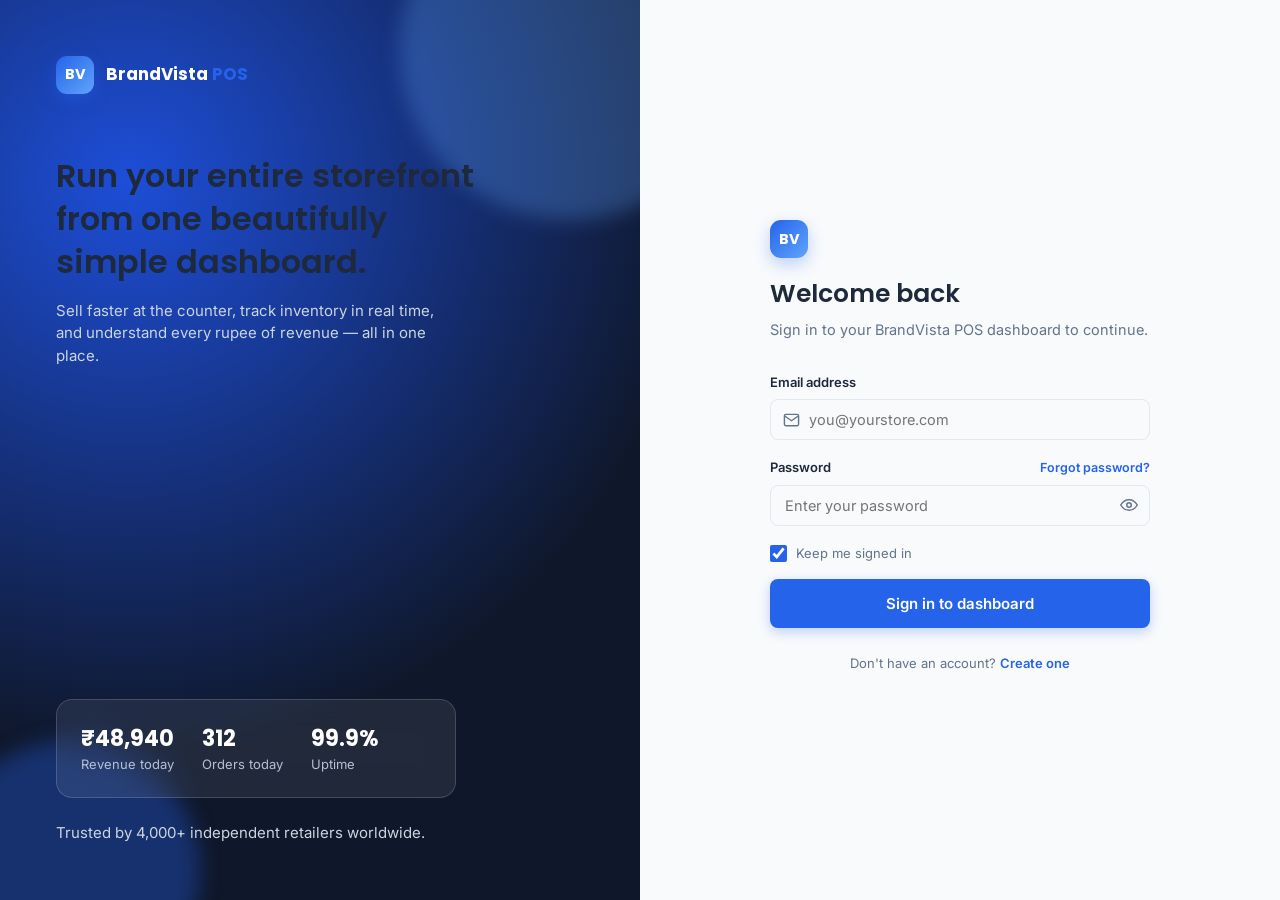
<file: index.html>
<!DOCTYPE html>
<html lang="en">
<head>
<meta charset="UTF-8">
<meta name="viewport" content="width=device-width, initial-scale=1.0">
<title>Sign in · BrandVista POS</title>
<link rel="icon" type="image/svg+xml" href="assets/icons/favicon.svg">
<link rel="preconnect" href="https://fonts.googleapis.com">
<link href="https://fonts.googleapis.com/css2?family=Inter:wght@400;500;600;700&family=Poppins:wght@500;600;700&display=swap" rel="stylesheet">
<link rel="stylesheet" href="assets/css/style.css">
</head>
<body>

<div class="auth-shell">

  <!-- Left visual / brand storytelling panel -->
  <section class="auth-visual">
    <div class="auth-visual-content">
      <div class="auth-visual-brand">
        <div class="sidebar-brand-mark">BV</div>
        <div class="sidebar-brand-text">BrandVista <span>POS</span></div>
      </div>
      <h2>Run your entire storefront from one beautifully simple dashboard.</h2>
      <p>Sell faster at the counter, track inventory in real time, and understand every rupee of revenue — all in one place.</p>
    </div>

    <div>
      <div class="auth-glass-card">
        <div class="auth-stats-row">
          <div>
            <div class="stat-value">₹48,940</div>
            <div class="stat-label">Revenue today</div>
          </div>
          <div>
            <div class="stat-value">312</div>
            <div class="stat-label">Orders today</div>
          </div>
          <div>
            <div class="stat-value">99.9%</div>
            <div class="stat-label">Uptime</div>
          </div>
        </div>
      </div>
      <p class="auth-foot" style="margin-top:24px;">Trusted by 4,000+ independent retailers worldwide.</p>
    </div>
  </section>

  <!-- Right form panel -->
  <section class="auth-form-side">
    <div class="auth-form-box">
      <div class="sidebar-brand-mark" style="box-shadow:0 6px 16px rgba(37,99,235,0.28);">BV</div>
      <h1 id="authTitle">Welcome back</h1>
      <p class="lead" id="authLead">Sign in to your BrandVista POS dashboard to continue.</p>

      <form id="loginForm" novalidate>
        <div class="field hidden" id="nameField">
          <label for="fullName">Full name</label>
          <div class="input-group">
            <svg class="input-icon" viewBox="0 0 24 24" fill="none" stroke="currentColor" stroke-width="2"><circle cx="12" cy="8" r="4"/><path d="M4 21v-1a7 7 0 0 1 14 0v1"/></svg>
            <input class="input" type="text" id="fullName" placeholder="Your name" autocomplete="name">
          </div>
        </div>

        <div class="field">
          <label for="email">Email address</label>
          <div class="input-group">
            <svg class="input-icon" viewBox="0 0 24 24" fill="none" stroke="currentColor" stroke-width="2"><path d="M4 4h16v16H4z" stroke="none"/><path d="M22 6l-10 7L2 6"/><rect x="2" y="4" width="20" height="16" rx="2"/></svg>
            <input class="input" type="email" id="email" placeholder="you@yourstore.com" autocomplete="email" required>
          </div>
          <span class="error-text" id="emailError">Please enter a valid email address.</span>
        </div>

        <div class="field">
          <div class="flex justify-between items-center" style="margin-bottom:7px;">
            <label for="password" style="margin-bottom:0;">Password</label>
            <a href="#" id="forgotPasswordLink" style="font-size:12.5px; font-weight:600; color:var(--color-primary);">Forgot password?</a>
          </div>
          <div class="password-field">
            <input class="input" type="password" id="password" placeholder="Enter your password" autocomplete="current-password" required>
            <button type="button" class="password-toggle" id="togglePassword" aria-label="Show password">
              <svg width="18" height="18" viewBox="0 0 24 24" fill="none" stroke="currentColor" stroke-width="2"><path d="M1 12s4-7 11-7 11 7 11 7-4 7-11 7-11-7-11-7z"/><circle cx="12" cy="12" r="3"/></svg>
            </button>
          </div>
          <span class="error-text" id="passwordError">Password must be at least 6 characters.</span>
        </div>

        <div class="flex justify-between items-center mb-16" id="rememberRow">
          <label class="checkbox-row" style="font-size:13px; color:var(--color-text-muted);">
            <input type="checkbox" id="remember" checked>
            Keep me signed in
          </label>
        </div>

        <button type="submit" class="btn btn-primary btn-lg btn-block" id="loginBtn">
          Sign in to dashboard
        </button>
      </form>

      <p class="auth-footnote" id="modeToggleRow">Don't have an account? <a href="#" id="modeToggleLink">Create one</a></p>
      <p class="auth-footnote" style="margin-top:6px; font-size:11.5px; color:var(--color-text-muted);" id="authStatusLine"></p>
    </div>
  </section>

</div>

<script src="assets/js/app.js"></script>
<script type="module">
  import { authClient, getCurrentSession } from './assets/js/neon-auth.js';

  const form = document.getElementById('loginForm');
  const emailInput = document.getElementById('email');
  const passwordInput = document.getElementById('password');
  const fullNameInput = document.getElementById('fullName');
  const nameField = document.getElementById('nameField');
  const toggleBtn = document.getElementById('togglePassword');
  const authTitle = document.getElementById('authTitle');
  const authLead = document.getElementById('authLead');
  const loginBtn = document.getElementById('loginBtn');
  const modeToggleLink = document.getElementById('modeToggleLink');
  const modeToggleRow = document.getElementById('modeToggleRow');
  const statusLine = document.getElementById('authStatusLine');

  if (!form) {
    console.error('Form element #loginForm was not found in the DOM.');
  }

  let mode = 'signin'; // 'signin' | 'signup'

  // If there's already a valid session, skip the login screen entirely.
  getCurrentSession().then((session) => {
    if (session) window.location.href = 'dashboard.html';
  });

  function setMode(next) {
    mode = next;
    const isSignUp = mode === 'signup';
    nameField.classList.toggle('hidden', !isSignUp);
    fullNameInput.required = isSignUp;
    authTitle.textContent = isSignUp ? 'Create your account' : 'Welcome back';
    authLead.textContent = isSignUp
      ? 'Set up BrandVista POS for your store in under a minute.'
      : 'Sign in to your BrandVista POS dashboard to continue.';
    loginBtn.textContent = isSignUp ? 'Create account' : 'Sign in to dashboard';
    modeToggleRow.innerHTML = isSignUp
      ? 'Already have an account? <a href="#" id="modeToggleLink">Sign in</a>'
      : "Don't have an account? <a href=\"#\" id=\"modeToggleLink\">Create one</a>";
    document.getElementById('modeToggleLink').addEventListener('click', (e) => {
      e.preventDefault();
      setMode(isSignUp ? 'signin' : 'signup');
    });
    statusLine.textContent = '';
  }
  modeToggleLink.addEventListener('click', (e) => {
    e.preventDefault();
    setMode('signup');
  });

  toggleBtn.addEventListener('click', () => {
    const isPassword = passwordInput.type === 'password';
    passwordInput.type = isPassword ? 'text' : 'password';
  });

  document.getElementById('forgotPasswordLink').addEventListener('click', async (e) => {
    e.preventDefault();
    const email = emailInput.value.trim() || prompt('Enter your account email to receive a reset link:');
    if (!email) return;
    const { error } = await authClient.requestPasswordReset({ email, redirectTo: window.location.origin + window.location.pathname.replace('index.html', '') + 'index.html' });
    if (error) {
      BrandVista.showToast(error.message || 'Could not send reset email.', 'error');
    } else {
      BrandVista.showToast('Password reset email sent — check your inbox.', 'success');
    }
  });

  function validEmail(value) {
    return /^[^\s@]+@[^\s@]+\.[^\s@]+$/.test(value);
  }

  form.addEventListener('submit', async (e) => {
    e.preventDefault();
    let valid = true;

    if (!validEmail(emailInput.value.trim())) {
      emailInput.classList.add('field-error');
      document.getElementById('emailError')?.classList.add('show');
      valid = false;
    } else {
      emailInput.classList.remove('field-error');
      document.getElementById('emailError')?.classList.remove('show');
    }

    if (passwordInput.value.trim().length < 6) {
      passwordInput.classList.add('field-error');
      document.getElementById('passwordError')?.classList.add('show');
      valid = false;
    } else {
      passwordInput.classList.remove('field-error');
      document.getElementById('passwordError')?.classList.remove('show');
    }

    if (!valid) return;

    loginBtn.disabled = true;
    loginBtn.textContent = mode === 'signup' ? 'Creating account…' : 'Signing in…';
    statusLine.textContent = '';

    const email = emailInput.value.trim();
    const password = passwordInput.value;

    try {
      const result = mode === 'signup'
        ? await authClient.signUp.email({ email, password, name: fullNameInput ? fullNameInput.value.trim() : email.split('@')[0] })
        : await authClient.signIn.email({ email, password, rememberMe: document.getElementById('remember')?.checked });

      if (result && result.error) {
        statusLine.style.color = 'var(--color-danger, red)';
        statusLine.textContent = result.error.message || 'Something went wrong. Please try again.';
        loginBtn.disabled = false;
        loginBtn.textContent = mode === 'signup' ? 'Create account' : 'Sign in to dashboard';
        return;
      }

      window.location.href = 'dashboard.html';
    } catch (err) {
      console.error('Neon Auth error details:', err);
      statusLine.style.color = 'var(--color-danger, red)';
      statusLine.textContent = 'Auth Exception: ' + (err.message || 'Could not reach authentication service.');
      loginBtn.disabled = false;
      loginBtn.textContent = mode === 'signup' ? 'Create account' : 'Sign in to dashboard';
    }
  });
</script>
</body>
</html>
</file>
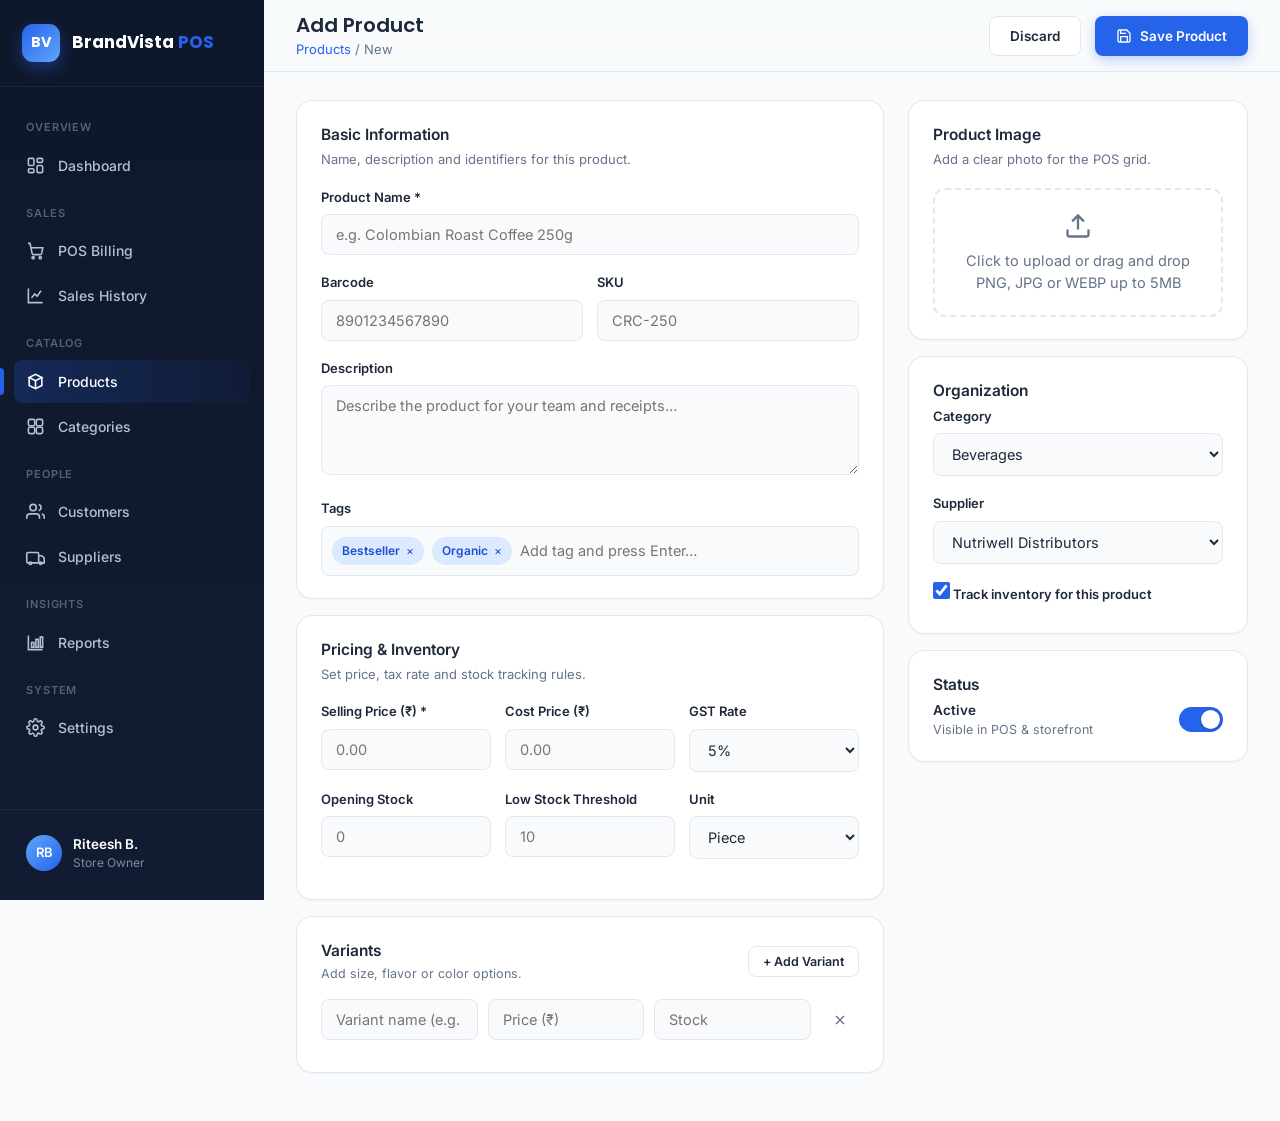
<file: add-product.html>
<!DOCTYPE html>
<html lang="en">
<head>
<meta charset="UTF-8">
<meta name="viewport" content="width=device-width, initial-scale=1.0">
<title>Add Product · BrandVista POS</title>
<link rel="icon" type="image/svg+xml" href="assets/icons/favicon.svg">
<link href="https://fonts.googleapis.com/css2?family=Inter:wght@400;500;600;700&family=Poppins:wght@500;600;700&display=swap" rel="stylesheet">
<link rel="stylesheet" href="assets/css/style.css">
<link rel="stylesheet" href="assets/css/products.css">
</head>
<body>
<div class="sidebar-backdrop" data-menu-toggle></div>
<div class="app-shell">

  <aside class="sidebar">
    <div class="sidebar-brand">
      <div class="sidebar-brand-mark">BV</div>
      <div class="sidebar-brand-text">BrandVista <span>POS</span></div>
    </div>
    <nav class="sidebar-nav">
      <div class="sidebar-section-label">Overview</div>
      <a href="dashboard.html" class="sidebar-link">
        <svg viewBox="0 0 24 24" fill="none" stroke="currentColor" stroke-width="2"><rect x="3" y="3" width="7" height="9" rx="1.5"/><rect x="14" y="3" width="7" height="5" rx="1.5"/><rect x="14" y="12" width="7" height="9" rx="1.5"/><rect x="3" y="16" width="7" height="5" rx="1.5"/></svg>
        Dashboard
      </a>
      <div class="sidebar-section-label">Sales</div>
      <a href="pos.html" class="sidebar-link">
        <svg viewBox="0 0 24 24" fill="none" stroke="currentColor" stroke-width="2"><circle cx="9" cy="21" r="1.4"/><circle cx="18" cy="21" r="1.4"/><path d="M2.5 3h2.6l2.6 12.6a2 2 0 0 0 2 1.6h8a2 2 0 0 0 2-1.5l1.6-7.2H6.4"/></svg>
        POS Billing
      </a>
      <a href="sales-history.html" class="sidebar-link">
        <svg viewBox="0 0 24 24" fill="none" stroke="currentColor" stroke-width="2"><path d="M3 3v18h18"/><path d="M7 15l4-5 3 3 5-7"/></svg>
        Sales History
      </a>
      <div class="sidebar-section-label">Catalog</div>
      <a href="products.html" class="sidebar-link active">
        <svg viewBox="0 0 24 24" fill="none" stroke="currentColor" stroke-width="2"><path d="M20 7 12 3 4 7l8 4 8-4Z"/><path d="M4 7v10l8 4 8-4V7"/><path d="M12 11v10"/></svg>
        Products
      </a>
      <a href="categories.html" class="sidebar-link">
        <svg viewBox="0 0 24 24" fill="none" stroke="currentColor" stroke-width="2"><rect x="3" y="3" width="8" height="8" rx="2"/><rect x="13" y="3" width="8" height="8" rx="2"/><rect x="3" y="13" width="8" height="8" rx="2"/><rect x="13" y="13" width="8" height="8" rx="2"/></svg>
        Categories
      </a>
      <div class="sidebar-section-label">People</div>
      <a href="customers.html" class="sidebar-link">
        <svg viewBox="0 0 24 24" fill="none" stroke="currentColor" stroke-width="2"><path d="M17 21v-2a4 4 0 0 0-4-4H5a4 4 0 0 0-4 4v2"/><circle cx="9" cy="7" r="4"/><path d="M23 21v-2a4 4 0 0 0-3-3.87"/><path d="M16 3.13a4 4 0 0 1 0 7.75"/></svg>
        Customers
      </a>
      <a href="suppliers.html" class="sidebar-link">
        <svg viewBox="0 0 24 24" fill="none" stroke="currentColor" stroke-width="2"><rect x="1" y="7" width="15" height="13" rx="1.5"/><path d="M16 11h4l3 3v6h-7"/><circle cx="5.5" cy="20.5" r="1.6"/><circle cx="18.5" cy="20.5" r="1.6"/></svg>
        Suppliers
      </a>
      <div class="sidebar-section-label">Insights</div>
      <a href="reports.html" class="sidebar-link">
        <svg viewBox="0 0 24 24" fill="none" stroke="currentColor" stroke-width="2"><path d="M3 3v18h18"/><rect x="7" y="12" width="3" height="6"/><rect x="12.5" y="8" width="3" height="10"/><rect x="18" y="5" width="3" height="13"/></svg>
        Reports
      </a>
      <div class="sidebar-section-label">System</div>
      <a href="settings.html" class="sidebar-link">
        <svg viewBox="0 0 24 24" fill="none" stroke="currentColor" stroke-width="2"><circle cx="12" cy="12" r="3"/><path d="M19.4 15a1.65 1.65 0 0 0 .33 1.82l.06.06a2 2 0 1 1-2.83 2.83l-.06-.06a1.65 1.65 0 0 0-1.82-.33 1.65 1.65 0 0 0-1 1.51V21a2 2 0 0 1-4 0v-.09A1.65 1.65 0 0 0 9 19.4a1.65 1.65 0 0 0-1.82.33l-.06.06a2 2 0 1 1-2.83-2.83l.06-.06a1.65 1.65 0 0 0 .33-1.82 1.65 1.65 0 0 0-1.51-1H3a2 2 0 0 1 0-4h.09A1.65 1.65 0 0 0 4.6 9a1.65 1.65 0 0 0-.33-1.82l-.06-.06a2 2 0 1 1 2.83-2.83l.06.06a1.65 1.65 0 0 0 1.82.33H9a1.65 1.65 0 0 0 1-1.51V3a2 2 0 0 1 4 0v.09a1.65 1.65 0 0 0 1 1.51 1.65 1.65 0 0 0 1.82-.33l.06-.06a2 2 0 1 1 2.83 2.83l-.06.06a1.65 1.65 0 0 0-.33 1.82V9a1.65 1.65 0 0 0 1.51 1H21a2 2 0 0 1 0 4h-.09a1.65 1.65 0 0 0-1.51 1z"/></svg>
        Settings
      </a>
    </nav>
    <div class="sidebar-footer">
      <a href="profile.html" class="sidebar-user">
        <div class="sidebar-avatar" data-user-initials>RB</div>
        <div><div class="sidebar-user-name" data-user-name>Riteesh B.</div><div class="sidebar-user-role">Store Owner</div></div>
      </a>
    </div>
  </aside>

  <div class="main-col">
    <header class="topbar">
      <div class="flex items-center gap-16">
        <button class="menu-toggle" data-menu-toggle aria-label="Open menu">
          <svg width="19" height="19" viewBox="0 0 24 24" fill="none" stroke="currentColor" stroke-width="2"><line x1="3" y1="6" x2="21" y2="6"/><line x1="3" y1="12" x2="21" y2="12"/><line x1="3" y1="18" x2="21" y2="18"/></svg>
        </button>
        <div class="topbar-title">
          <h1>Add Product</h1>
          <p><a href="products.html" style="color:var(--color-primary);">Products</a> / New</p>
        </div>
      </div>
      <div class="topbar-actions">
        <button class="btn btn-secondary" onclick="window.location.href='products.html'">Discard</button>
        <button class="btn btn-primary" id="saveBtn">
          <svg viewBox="0 0 24 24" fill="none" stroke="currentColor" stroke-width="2"><path d="M19 21H5a2 2 0 0 1-2-2V5a2 2 0 0 1 2-2h11l5 5v11a2 2 0 0 1-2 2Z"/><polyline points="17 21 17 13 7 13 7 21"/><polyline points="7 3 7 8 15 8"/></svg>
          Save Product
        </button>
      </div>
    </header>

    <main class="content">
      <form id="addProductForm">
      <div class="product-form-grid">

        <!-- Left column -->
        <div class="flex-col gap-16">
          <div class="card card-pad">
            <div class="section-title">Basic Information</div>
            <div class="section-sub">Name, description and identifiers for this product.</div>
            <div class="field">
              <label for="name">Product Name *</label>
              <input class="input" type="text" id="name" placeholder="e.g. Colombian Roast Coffee 250g" required>
            </div>
            <div class="input-row">
              <div class="field">
                <label for="barcode">Barcode</label>
                <input class="input" type="text" id="barcode" placeholder="8901234567890">
              </div>
              <div class="field">
                <label for="sku">SKU</label>
                <input class="input" type="text" id="sku" placeholder="CRC-250">
              </div>
            </div>
            <div class="field">
              <label for="desc">Description</label>
              <textarea class="input" id="desc" placeholder="Describe the product for your team and receipts…"></textarea>
            </div>
            <div class="field" style="margin-bottom:0;">
              <label>Tags</label>
              <div class="tag-input-wrap" id="tagWrap">
                <span class="tag-chip">Bestseller <button type="button" data-remove-tag>&times;</button></span>
                <span class="tag-chip">Organic <button type="button" data-remove-tag>&times;</button></span>
                <input type="text" id="tagInput" placeholder="Add tag and press Enter…">
              </div>
            </div>
          </div>

          <div class="card card-pad">
            <div class="section-title">Pricing &amp; Inventory</div>
            <div class="section-sub">Set price, tax rate and stock tracking rules.</div>
            <div class="input-row">
              <div class="field">
                <label for="price">Selling Price (₹) *</label>
                <input class="input" type="number" id="price" step="0.01" placeholder="0.00" required>
              </div>
              <div class="field">
                <label for="cost">Cost Price (₹)</label>
                <input class="input" type="number" id="cost" step="0.01" placeholder="0.00">
              </div>
              <div class="field">
                <label for="tax">GST Rate</label>
                <select class="select" id="tax">
                  <option>0%</option>
                  <option selected>5%</option>
                  <option>12%</option>
                  <option>18%</option>
                  <option>28%</option>
                </select>
              </div>
            </div>
            <div class="input-row">
              <div class="field">
                <label for="stock">Opening Stock</label>
                <input class="input" type="number" id="stock" placeholder="0">
              </div>
              <div class="field">
                <label for="lowStock">Low Stock Threshold</label>
                <input class="input" type="number" id="lowStock" placeholder="10">
              </div>
              <div class="field">
                <label for="unit">Unit</label>
                <select class="select" id="unit">
                  <option>Piece</option>
                  <option>Kg</option>
                  <option>Litre</option>
                  <option>Pack</option>
                </select>
              </div>
            </div>
          </div>

          <div class="card card-pad">
            <div class="flex justify-between items-center mb-16">
              <div>
                <div class="section-title" style="margin-bottom:2px;">Variants</div>
                <div class="text-sm text-muted">Add size, flavor or color options.</div>
              </div>
              <button type="button" class="btn btn-secondary btn-sm" id="addVariantBtn">+ Add Variant</button>
            </div>
            <div id="variantList">
              <div class="variant-row">
                <input class="input" type="text" placeholder="Variant name (e.g. 500g)">
                <input class="input" type="number" placeholder="Price (₹)">
                <input class="input" type="number" placeholder="Stock">
                <button type="button" class="btn btn-ghost btn-icon" data-remove-variant>
                  <svg width="15" height="15" viewBox="0 0 24 24" fill="none" stroke="currentColor" stroke-width="2"><line x1="18" y1="6" x2="6" y2="18"/><line x1="6" y1="6" x2="18" y2="18"/></svg>
                </button>
              </div>
            </div>
          </div>
        </div>

        <!-- Right column -->
        <div class="flex-col gap-16">
          <div class="card card-pad">
            <div class="section-title">Product Image</div>
            <div class="section-sub">Add a clear photo for the POS grid.</div>
            <input type="file" id="imageInput" accept="image/png, image/jpeg, image/webp, image/gif" hidden>
            <div class="image-drop" id="imageDrop">
              <img id="imagePreview" class="image-drop-preview hidden" alt="Product preview">
              <div id="imageDropPrompt">
                <svg viewBox="0 0 24 24" fill="none" stroke="currentColor" stroke-width="2"><path d="M21 15v4a2 2 0 0 1-2 2H5a2 2 0 0 1-2-2v-4"/><polyline points="17 8 12 3 7 8"/><line x1="12" y1="3" x2="12" y2="15"/></svg>
                <div>Click to upload or drag and drop</div>
                <div class="hint">PNG, JPG or WEBP up to 5MB</div>
              </div>
              <div id="imageDropActions" class="hidden" style="margin-top:10px;">
                <button type="button" class="btn btn-secondary btn-sm" id="removeImageBtn">Remove Image</button>
              </div>
            </div>
          </div>

          <div class="card card-pad">
            <div class="section-title">Organization</div>
            <div class="field">
              <label for="category">Category</label>
              <select class="select" id="category">
                <option>Beverages</option>
                <option>Bakery</option>
                <option>Dairy</option>
                <option>Pantry</option>
                <option>Snacks</option>
              </select>
            </div>
            <div class="field">
              <label for="supplier">Supplier</label>
              <select class="select" id="supplier">
                <option>Nutriwell Distributors</option>
                <option>Fresh Farms Co.</option>
                <option>Global Roasters Ltd.</option>
              </select>
            </div>
            <div class="field" style="margin-bottom:0;">
              <label class="checkbox-row"><input type="checkbox" id="trackStock" checked> Track inventory for this product</label>
            </div>
          </div>

          <div class="card card-pad">
            <div class="section-title">Status</div>
            <div class="flex justify-between items-center">
              <div>
                <div style="font-weight:600; font-size:13.5px;">Active</div>
                <div class="text-sm text-muted">Visible in POS &amp; storefront</div>
              </div>
              <label class="switch"><input type="checkbox" checked><span class="switch-track"></span></label>
            </div>
          </div>
        </div>

      </div>
      </form>
    </main>
  </div>
</div>

<script src="assets/js/app.js"></script>
<script>
  // Pull the live category list (including anything added on the Categories
  // page) into this dropdown instead of the hardcoded fallback options.
  BrandVista.populateCategorySelect(document.getElementById('category'));

  // Tag input: press Enter to add a tag chip, click × to remove one.
  const tagInput = document.getElementById('tagInput');
  const tagWrap = document.getElementById('tagWrap');
  tagInput.addEventListener('keydown', (e) => {
    if (e.key === 'Enter' && tagInput.value.trim()) {
      e.preventDefault();
      const chip = document.createElement('span');
      chip.className = 'tag-chip';
      chip.innerHTML = `${tagInput.value.trim()} <button type="button" data-remove-tag>&times;</button>`;
      tagWrap.insertBefore(chip, tagInput);
      tagInput.value = '';
    }
  });
  tagWrap.addEventListener('click', (e) => {
    if (e.target.hasAttribute('data-remove-tag')) e.target.closest('.tag-chip').remove();
  });

  // Variant rows: add / remove dynamically
  document.getElementById('addVariantBtn').addEventListener('click', () => {
    const row = document.createElement('div');
    row.className = 'variant-row';
    row.innerHTML = `
      <input class="input" type="text" placeholder="Variant name">
      <input class="input" type="number" placeholder="Price (₹)">
      <input class="input" type="number" placeholder="Stock">
      <button type="button" class="btn btn-ghost btn-icon" data-remove-variant>
        <svg width="15" height="15" viewBox="0 0 24 24" fill="none" stroke="currentColor" stroke-width="2"><line x1="18" y1="6" x2="6" y2="18"/><line x1="6" y1="6" x2="18" y2="18"/></svg>
      </button>`;
    document.getElementById('variantList').appendChild(row);
  });
  document.getElementById('variantList').addEventListener('click', (e) => {
    if (e.target.closest('[data-remove-variant]')) e.target.closest('.variant-row').remove();
  });

  // Product image upload: reads the chosen/dropped file with FileReader and
  // shows it as a preview — fully client-side, no backend required.
  // `uploadedImageData` lives outside the IIFE so the Save handler below can
  // include it when it builds the new product record.
  let uploadedImageData = null;
  (() => {
    const imageInput = document.getElementById('imageInput');
    const imageDrop = document.getElementById('imageDrop');
    const imagePreview = document.getElementById('imagePreview');
    const imageDropPrompt = document.getElementById('imageDropPrompt');
    const imageDropActions = document.getElementById('imageDropActions');
    const removeImageBtn = document.getElementById('removeImageBtn');

    function setImagePreview(dataUrl) {
      uploadedImageData = dataUrl;
      if (dataUrl) {
        imagePreview.src = dataUrl;
        imagePreview.classList.remove('hidden');
        imageDropPrompt.classList.add('hidden');
        imageDropActions.classList.remove('hidden');
      } else {
        imagePreview.src = '';
        imagePreview.classList.add('hidden');
        imageDropPrompt.classList.remove('hidden');
        imageDropActions.classList.add('hidden');
      }
    }

    function handleImageFile(file) {
      if (!file) return;
      if (!file.type.startsWith('image/')) {
        BrandVista.showToast('Please choose an image file (PNG, JPG or WEBP).', 'error');
        return;
      }
      if (file.size > 5 * 1024 * 1024) {
        BrandVista.showToast('Image is too large. Please choose a file under 5MB.', 'error');
        return;
      }
      const reader = new FileReader();
      reader.onload = (e) => setImagePreview(e.target.result);
      reader.onerror = () => BrandVista.showToast('Could not read that image. Please try again.', 'error');
      reader.readAsDataURL(file);
    }

    imageDrop.addEventListener('click', (e) => {
      if (e.target.closest('#removeImageBtn')) return;
      imageInput.click();
    });
    imageInput.addEventListener('change', () => handleImageFile(imageInput.files[0]));

    ['dragover', 'dragleave', 'drop'].forEach((evt) => imageDrop.addEventListener(evt, (e) => e.preventDefault()));
    imageDrop.addEventListener('dragover', () => (imageDrop.style.borderColor = 'var(--color-primary)'));
    imageDrop.addEventListener('dragleave', () => (imageDrop.style.borderColor = ''));
    imageDrop.addEventListener('drop', (e) => {
      imageDrop.style.borderColor = '';
      handleImageFile(e.dataTransfer.files[0]);
    });

    removeImageBtn.addEventListener('click', (e) => {
      e.stopPropagation();
      setImagePreview(null);
      imageInput.value = '';
    });
  })();

  document.getElementById('saveBtn').addEventListener('click', () => {
    const name = document.getElementById('name').value.trim();
    const price = parseFloat(document.getElementById('price').value);
    if (!name || isNaN(price)) {
      BrandVista.showToast('Please fill in the required fields.', 'error');
      return;
    }

    const stock = parseInt(document.getElementById('stock').value) || 0;
    const low = parseInt(document.getElementById('lowStock').value) || 10;
    const palette = ['#2563eb', '#22c55e', '#f59e0b', '#7c3aed', '#ef4444', '#0ea5e9', '#a855f7', '#f97316'];

    // Save into the shared product store (same one the Products page and the
    // POS Billing screen read from) so this product shows up everywhere.
    const products = BrandVista.getProducts();
    products.unshift({
      id: Date.now(),
      name,
      barcode: document.getElementById('barcode').value.trim() || '—',
      category: document.getElementById('category').value,
      price,
      stock,
      low,
      status: BrandVista.computeStockStatus(stock, low),
      color: palette[Math.floor(Math.random() * palette.length)],
      image: uploadedImageData,
    });
    BrandVista.saveProducts(products);

    BrandVista.showToast('Product created successfully.', 'success');
    setTimeout(() => (window.location.href = 'products.html'), 900);
  });
</script>
<script type="module">
  import { protectPage } from './assets/js/neon-auth.js';
  protectPage();
</script>
</body>
</html>
</file>
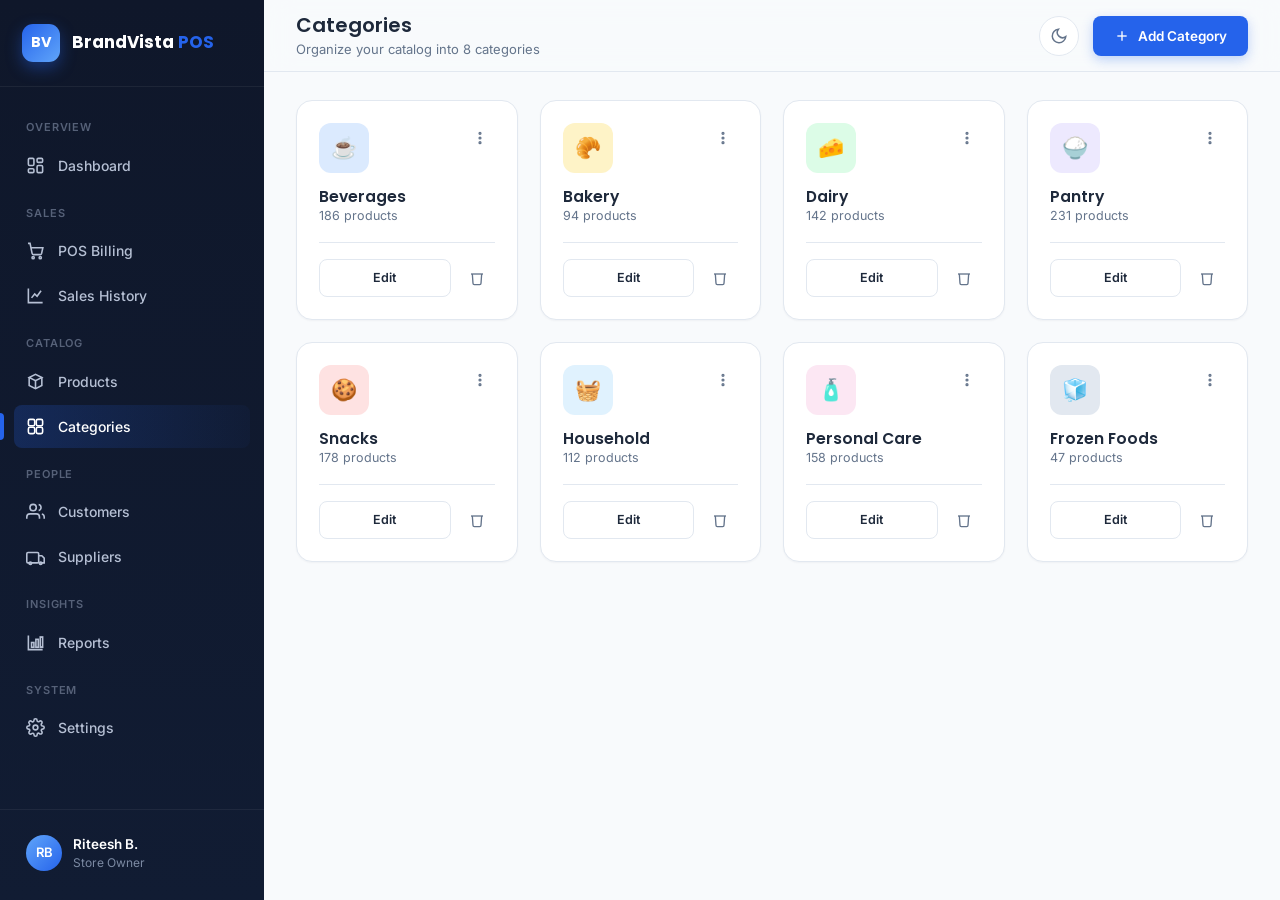
<file: categories.html>
<!DOCTYPE html>
<html lang="en">
<head>
<meta charset="UTF-8">
<meta name="viewport" content="width=device-width, initial-scale=1.0">
<title>Categories · BrandVista POS</title>
<link rel="icon" type="image/svg+xml" href="assets/icons/favicon.svg">
<link href="https://fonts.googleapis.com/css2?family=Inter:wght@400;500;600;700&family=Poppins:wght@500;600;700&display=swap" rel="stylesheet">
<link rel="stylesheet" href="assets/css/style.css">
</head>
<body>
<div class="sidebar-backdrop" data-menu-toggle></div>
<div class="app-shell">

  <aside class="sidebar">
    <div class="sidebar-brand">
      <div class="sidebar-brand-mark">BV</div>
      <div class="sidebar-brand-text">BrandVista <span>POS</span></div>
    </div>
    <nav class="sidebar-nav">
      <div class="sidebar-section-label">Overview</div>
      <a href="dashboard.html" class="sidebar-link">
        <svg viewBox="0 0 24 24" fill="none" stroke="currentColor" stroke-width="2"><rect x="3" y="3" width="7" height="9" rx="1.5"/><rect x="14" y="3" width="7" height="5" rx="1.5"/><rect x="14" y="12" width="7" height="9" rx="1.5"/><rect x="3" y="16" width="7" height="5" rx="1.5"/></svg>
        Dashboard
      </a>
      <div class="sidebar-section-label">Sales</div>
      <a href="pos.html" class="sidebar-link">
        <svg viewBox="0 0 24 24" fill="none" stroke="currentColor" stroke-width="2"><circle cx="9" cy="21" r="1.4"/><circle cx="18" cy="21" r="1.4"/><path d="M2.5 3h2.6l2.6 12.6a2 2 0 0 0 2 1.6h8a2 2 0 0 0 2-1.5l1.6-7.2H6.4"/></svg>
        POS Billing
      </a>
      <a href="sales-history.html" class="sidebar-link">
        <svg viewBox="0 0 24 24" fill="none" stroke="currentColor" stroke-width="2"><path d="M3 3v18h18"/><path d="M7 15l4-5 3 3 5-7"/></svg>
        Sales History
      </a>
      <div class="sidebar-section-label">Catalog</div>
      <a href="products.html" class="sidebar-link">
        <svg viewBox="0 0 24 24" fill="none" stroke="currentColor" stroke-width="2"><path d="M20 7 12 3 4 7l8 4 8-4Z"/><path d="M4 7v10l8 4 8-4V7"/><path d="M12 11v10"/></svg>
        Products
      </a>
      <a href="categories.html" class="sidebar-link active">
        <svg viewBox="0 0 24 24" fill="none" stroke="currentColor" stroke-width="2"><rect x="3" y="3" width="8" height="8" rx="2"/><rect x="13" y="3" width="8" height="8" rx="2"/><rect x="3" y="13" width="8" height="8" rx="2"/><rect x="13" y="13" width="8" height="8" rx="2"/></svg>
        Categories
      </a>
      <div class="sidebar-section-label">People</div>
      <a href="customers.html" class="sidebar-link">
        <svg viewBox="0 0 24 24" fill="none" stroke="currentColor" stroke-width="2"><path d="M17 21v-2a4 4 0 0 0-4-4H5a4 4 0 0 0-4 4v2"/><circle cx="9" cy="7" r="4"/><path d="M23 21v-2a4 4 0 0 0-3-3.87"/><path d="M16 3.13a4 4 0 0 1 0 7.75"/></svg>
        Customers
      </a>
      <a href="suppliers.html" class="sidebar-link">
        <svg viewBox="0 0 24 24" fill="none" stroke="currentColor" stroke-width="2"><rect x="1" y="7" width="15" height="13" rx="1.5"/><path d="M16 11h4l3 3v6h-7"/><circle cx="5.5" cy="20.5" r="1.6"/><circle cx="18.5" cy="20.5" r="1.6"/></svg>
        Suppliers
      </a>
      <div class="sidebar-section-label">Insights</div>
      <a href="reports.html" class="sidebar-link">
        <svg viewBox="0 0 24 24" fill="none" stroke="currentColor" stroke-width="2"><path d="M3 3v18h18"/><rect x="7" y="12" width="3" height="6"/><rect x="12.5" y="8" width="3" height="10"/><rect x="18" y="5" width="3" height="13"/></svg>
        Reports
      </a>
      <div class="sidebar-section-label">System</div>
      <a href="settings.html" class="sidebar-link">
        <svg viewBox="0 0 24 24" fill="none" stroke="currentColor" stroke-width="2"><circle cx="12" cy="12" r="3"/><path d="M19.4 15a1.65 1.65 0 0 0 .33 1.82l.06.06a2 2 0 1 1-2.83 2.83l-.06-.06a1.65 1.65 0 0 0-1.82-.33 1.65 1.65 0 0 0-1 1.51V21a2 2 0 0 1-4 0v-.09A1.65 1.65 0 0 0 9 19.4a1.65 1.65 0 0 0-1.82.33l-.06.06a2 2 0 1 1-2.83-2.83l.06-.06a1.65 1.65 0 0 0 .33-1.82 1.65 1.65 0 0 0-1.51-1H3a2 2 0 0 1 0-4h.09A1.65 1.65 0 0 0 4.6 9a1.65 1.65 0 0 0-.33-1.82l-.06-.06a2 2 0 1 1 2.83-2.83l.06.06a1.65 1.65 0 0 0 1.82.33H9a1.65 1.65 0 0 0 1-1.51V3a2 2 0 0 1 4 0v.09a1.65 1.65 0 0 0 1 1.51 1.65 1.65 0 0 0 1.82-.33l.06-.06a2 2 0 1 1 2.83 2.83l-.06.06a1.65 1.65 0 0 0-.33 1.82V9a1.65 1.65 0 0 0 1.51 1H21a2 2 0 0 1 0 4h-.09a1.65 1.65 0 0 0-1.51 1z"/></svg>
        Settings
      </a>
    </nav>
    <div class="sidebar-footer">
      <a href="profile.html" class="sidebar-user">
        <div class="sidebar-avatar" data-user-initials>RB</div>
        <div><div class="sidebar-user-name" data-user-name>Riteesh B.</div><div class="sidebar-user-role">Store Owner</div></div>
      </a>
    </div>
  </aside>

  <div class="main-col">
    <header class="topbar">
      <div class="flex items-center gap-16">
        <button class="menu-toggle" data-menu-toggle aria-label="Open menu">
          <svg width="19" height="19" viewBox="0 0 24 24" fill="none" stroke="currentColor" stroke-width="2"><line x1="3" y1="6" x2="21" y2="6"/><line x1="3" y1="12" x2="21" y2="12"/><line x1="3" y1="18" x2="21" y2="18"/></svg>
        </button>
        <div class="topbar-title">
          <h1>Categories</h1>
          <p>Organize your catalog into 8 categories</p>
        </div>
      </div>
      <div class="topbar-actions">
        <button class="icon-btn" data-theme-toggle aria-label="Toggle theme">
          <svg class="icon-moon" width="18" height="18" viewBox="0 0 24 24" fill="none" stroke="currentColor" stroke-width="2"><path d="M21 12.8A9 9 0 1 1 11.2 3 7 7 0 0 0 21 12.8Z"/></svg>
          <svg class="icon-sun" width="18" height="18" viewBox="0 0 24 24" fill="none" stroke="currentColor" stroke-width="2" style="display:none;"><circle cx="12" cy="12" r="4"/><path d="M12 2v2M12 20v2M4.9 4.9l1.4 1.4M17.7 17.7l1.4 1.4M2 12h2M20 12h2M4.9 19.1l1.4-1.4M17.7 6.3l1.4-1.4"/></svg>
        </button>
        <button class="btn btn-primary" id="addCategoryBtn">
          <svg viewBox="0 0 24 24" fill="none" stroke="currentColor" stroke-width="2"><line x1="12" y1="5" x2="12" y2="19"/><line x1="5" y1="12" x2="19" y2="12"/></svg>
          Add Category
        </button>
      </div>
    </header>

    <main class="content">
      <div class="grid grid-4" id="categoryGrid"></div>
    </main>
  </div>
</div>

<!-- Add / Edit Category Modal -->
<div class="modal" id="categoryModal">
  <div class="modal-backdrop" data-close-panel></div>
  <div class="modal-box">
    <div class="modal-header">
      <h3 id="categoryModalTitle">Add Category</h3>
      <button class="close-btn" data-close-panel>
        <svg width="16" height="16" viewBox="0 0 24 24" fill="none" stroke="currentColor" stroke-width="2"><line x1="18" y1="6" x2="6" y2="18"/><line x1="6" y1="6" x2="18" y2="18"/></svg>
      </button>
    </div>
    <div class="modal-body">
      <div class="field">
        <label for="catName">Category Name</label>
        <input class="input" type="text" id="catName" placeholder="e.g. Beverages">
      </div>
      <div class="field">
        <label for="catIcon">Icon (emoji)</label>
        <input class="input" type="text" id="catIcon" placeholder="☕" maxlength="2">
      </div>
      <div class="field" style="margin-bottom:0;">
        <label for="catDesc">Description</label>
        <textarea class="input" id="catDesc" placeholder="Optional short description"></textarea>
      </div>
    </div>
    <div class="modal-footer">
      <button class="btn btn-secondary" data-close-panel>Cancel</button>
      <button class="btn btn-primary" id="saveCategoryBtn">Save Category</button>
    </div>
  </div>
</div>

<script src="assets/js/app.js"></script>
<script>
  // Categories are loaded from (and saved back to) localStorage via
  // BrandVista.getCategories()/saveCategories() so that additions and edits
  // made here persist across reloads and show up in the Category dropdown
  // on the Products / Add Product / Edit Product pages too.
  let categories = BrandVista.getCategories();

  function persist() {
    BrandVista.saveCategories(categories);
  }

  const grid = document.getElementById('categoryGrid');

  function render() {
    grid.innerHTML = categories.map((c, i) => `
      <div class="card category-card animate-in" style="animation-delay:${i * 0.04}s;">
        <button class="btn btn-ghost btn-icon category-menu-btn" data-menu="${c.id}">
          <svg width="16" height="16" viewBox="0 0 24 24" fill="none" stroke="currentColor" stroke-width="2"><circle cx="12" cy="5" r="1.4"/><circle cx="12" cy="12" r="1.4"/><circle cx="12" cy="19" r="1.4"/></svg>
        </button>
        <div class="category-icon" style="background:${c.color}; color:${c.fg};">${c.icon}</div>
        <div>
          <h4>${c.name}</h4>
          <div class="count">${c.count} products</div>
        </div>
        <div class="divider" style="margin:2px 0;"></div>
        <div class="flex gap-8">
          <button class="btn btn-secondary btn-sm w-full" data-edit="${c.id}">Edit</button>
          <button class="btn btn-ghost btn-icon" data-delete="${c.id}" title="Delete">
            <svg width="15" height="15" viewBox="0 0 24 24" fill="none" stroke="currentColor" stroke-width="2"><polyline points="3 6 5 6 21 6"/><path d="M19 6l-1 14a2 2 0 0 1-2 2H8a2 2 0 0 1-2-2L5 6"/></svg>
          </button>
        </div>
      </div>
    `).join('');
  }

  const modal = document.getElementById('categoryModal');
  const modalTitle = document.getElementById('categoryModalTitle');
  const catNameInput = document.getElementById('catName');
  const catIconInput = document.getElementById('catIcon');
  const catDescInput = document.getElementById('catDesc');

  // null = "Add" mode. Any other value = the id of the category being edited.
  // This is reset to null every time the modal is closed so a stray edit
  // session can never leak into the next "Add Category" click.
  let editingId = null;

  function openModal(cat) {
    editingId = cat ? cat.id : null;
    modalTitle.textContent = cat ? 'Edit Category' : 'Add Category';
    catNameInput.value = cat ? cat.name : '';
    catIconInput.value = cat ? cat.icon : '';
    catDescInput.value = cat ? cat.desc : '';
    modal.classList.add('open');
    catNameInput.focus();
  }

  function closeModal() {
    modal.classList.remove('open');
    editingId = null; // always back to "Add" mode once the modal is dismissed
  }

  document.getElementById('addCategoryBtn').addEventListener('click', () => openModal(null));
  document.querySelectorAll('[data-close-panel]').forEach((b) => b.addEventListener('click', closeModal));

  grid.addEventListener('click', (e) => {
    const editId = e.target.closest('[data-edit]')?.getAttribute('data-edit');
    const deleteId = e.target.closest('[data-delete]')?.getAttribute('data-delete');
    if (editId) {
      const cat = categories.find((c) => String(c.id) === String(editId));
      if (cat) openModal(cat);
    }
    if (deleteId) {
      if (confirm('Delete this category? Products inside it will become uncategorized.')) {
        categories = categories.filter((c) => String(c.id) !== String(deleteId));
        persist();
        render();
        updateSubtitle();
        BrandVista.showToast('Category deleted.', 'success');
      }
    }
  });

  function updateSubtitle() {
    const subtitle = document.querySelector('.topbar-title p');
    if (subtitle) subtitle.textContent = `Organize your catalog into ${categories.length} categories`;
  }

  document.getElementById('saveCategoryBtn').addEventListener('click', () => {
    const name = catNameInput.value.trim();
    if (!name) { BrandVista.showToast('Category name is required.', 'error'); return; }
    const icon = catIconInput.value.trim() || '📦';
    const desc = catDescInput.value.trim();

    if (editingId !== null) {
      const c = categories.find((x) => String(x.id) === String(editingId));
      if (c) {
        c.name = name; c.icon = icon; c.desc = desc;
        BrandVista.showToast('Category updated.', 'success');
      }
    } else {
      categories.unshift({ id: Date.now() + Math.floor(Math.random() * 1000), name, icon, count: 0, color: '#dbeafe', fg: '#2563eb', desc });
      BrandVista.showToast('Category added.', 'success');
    }
    editingId = null;
    modal.classList.remove('open');
    persist();
    render();
    updateSubtitle();
  });

  render();
  updateSubtitle();
</script>
<script type="module">
  import { protectPage } from './assets/js/neon-auth.js';
  protectPage();
</script>
</body>
</html>
</file>
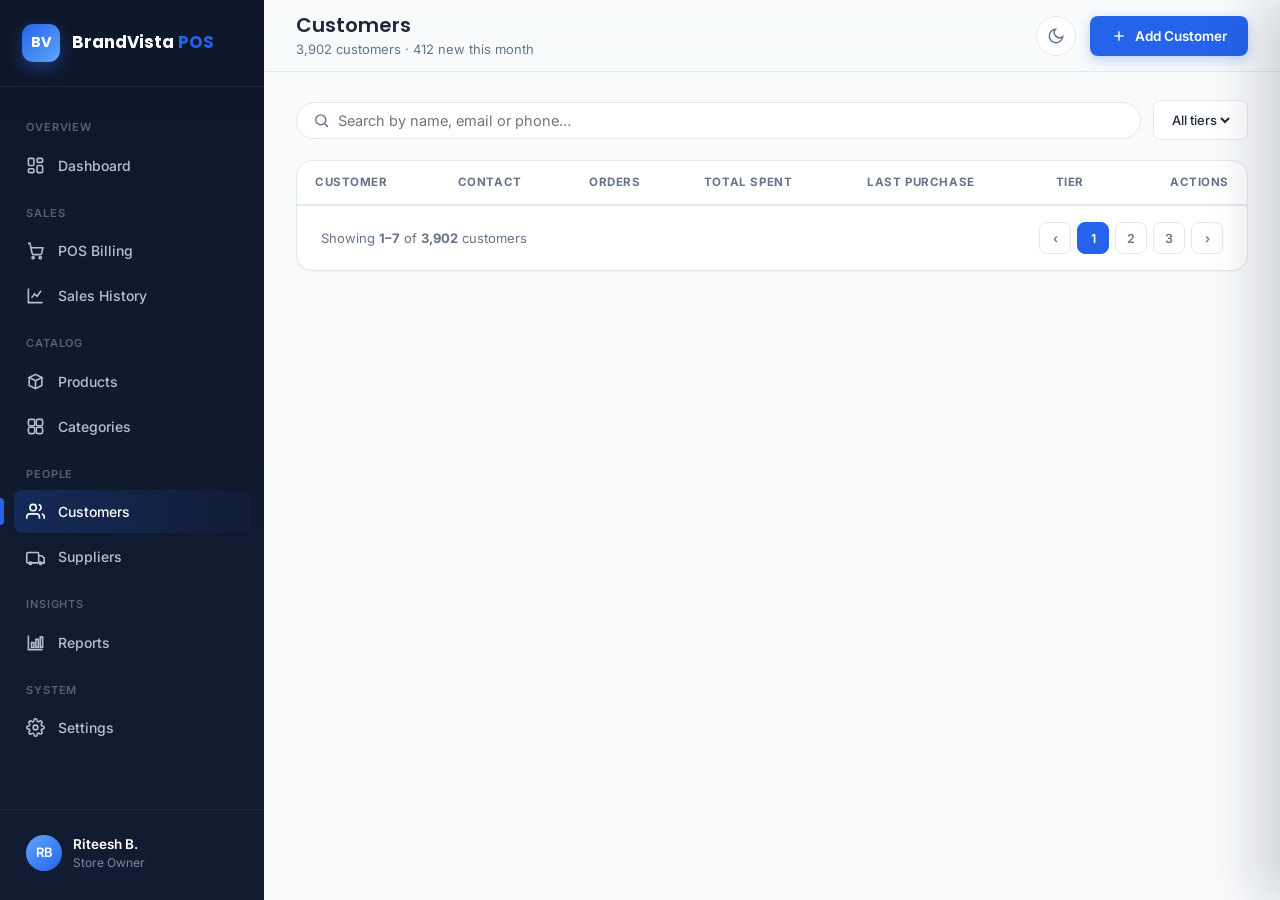
<file: customers.html>
<!DOCTYPE html>
<html lang="en">
<head>
<meta charset="UTF-8">
<meta name="viewport" content="width=device-width, initial-scale=1.0">
<title>Customers · BrandVista POS</title>
<link rel="icon" type="image/svg+xml" href="assets/icons/favicon.svg">
<link href="https://fonts.googleapis.com/css2?family=Inter:wght@400;500;600;700&family=Poppins:wght@500;600;700&display=swap" rel="stylesheet">
<link rel="stylesheet" href="assets/css/style.css">
</head>
<body>
<div class="sidebar-backdrop" data-menu-toggle></div>
<div class="app-shell">

  <aside class="sidebar">
    <div class="sidebar-brand">
      <div class="sidebar-brand-mark">BV</div>
      <div class="sidebar-brand-text">BrandVista <span>POS</span></div>
    </div>
    <nav class="sidebar-nav">
      <div class="sidebar-section-label">Overview</div>
      <a href="dashboard.html" class="sidebar-link">
        <svg viewBox="0 0 24 24" fill="none" stroke="currentColor" stroke-width="2"><rect x="3" y="3" width="7" height="9" rx="1.5"/><rect x="14" y="3" width="7" height="5" rx="1.5"/><rect x="14" y="12" width="7" height="9" rx="1.5"/><rect x="3" y="16" width="7" height="5" rx="1.5"/></svg>
        Dashboard
      </a>
      <div class="sidebar-section-label">Sales</div>
      <a href="pos.html" class="sidebar-link">
        <svg viewBox="0 0 24 24" fill="none" stroke="currentColor" stroke-width="2"><circle cx="9" cy="21" r="1.4"/><circle cx="18" cy="21" r="1.4"/><path d="M2.5 3h2.6l2.6 12.6a2 2 0 0 0 2 1.6h8a2 2 0 0 0 2-1.5l1.6-7.2H6.4"/></svg>
        POS Billing
      </a>
      <a href="sales-history.html" class="sidebar-link">
        <svg viewBox="0 0 24 24" fill="none" stroke="currentColor" stroke-width="2"><path d="M3 3v18h18"/><path d="M7 15l4-5 3 3 5-7"/></svg>
        Sales History
      </a>
      <div class="sidebar-section-label">Catalog</div>
      <a href="products.html" class="sidebar-link">
        <svg viewBox="0 0 24 24" fill="none" stroke="currentColor" stroke-width="2"><path d="M20 7 12 3 4 7l8 4 8-4Z"/><path d="M4 7v10l8 4 8-4V7"/><path d="M12 11v10"/></svg>
        Products
      </a>
      <a href="categories.html" class="sidebar-link">
        <svg viewBox="0 0 24 24" fill="none" stroke="currentColor" stroke-width="2"><rect x="3" y="3" width="8" height="8" rx="2"/><rect x="13" y="3" width="8" height="8" rx="2"/><rect x="3" y="13" width="8" height="8" rx="2"/><rect x="13" y="13" width="8" height="8" rx="2"/></svg>
        Categories
      </a>
      <div class="sidebar-section-label">People</div>
      <a href="customers.html" class="sidebar-link active">
        <svg viewBox="0 0 24 24" fill="none" stroke="currentColor" stroke-width="2"><path d="M17 21v-2a4 4 0 0 0-4-4H5a4 4 0 0 0-4 4v2"/><circle cx="9" cy="7" r="4"/><path d="M23 21v-2a4 4 0 0 0-3-3.87"/><path d="M16 3.13a4 4 0 0 1 0 7.75"/></svg>
        Customers
      </a>
      <a href="suppliers.html" class="sidebar-link">
        <svg viewBox="0 0 24 24" fill="none" stroke="currentColor" stroke-width="2"><rect x="1" y="7" width="15" height="13" rx="1.5"/><path d="M16 11h4l3 3v6h-7"/><circle cx="5.5" cy="20.5" r="1.6"/><circle cx="18.5" cy="20.5" r="1.6"/></svg>
        Suppliers
      </a>
      <div class="sidebar-section-label">Insights</div>
      <a href="reports.html" class="sidebar-link">
        <svg viewBox="0 0 24 24" fill="none" stroke="currentColor" stroke-width="2"><path d="M3 3v18h18"/><rect x="7" y="12" width="3" height="6"/><rect x="12.5" y="8" width="3" height="10"/><rect x="18" y="5" width="3" height="13"/></svg>
        Reports
      </a>
      <div class="sidebar-section-label">System</div>
      <a href="settings.html" class="sidebar-link">
        <svg viewBox="0 0 24 24" fill="none" stroke="currentColor" stroke-width="2"><circle cx="12" cy="12" r="3"/><path d="M19.4 15a1.65 1.65 0 0 0 .33 1.82l.06.06a2 2 0 1 1-2.83 2.83l-.06-.06a1.65 1.65 0 0 0-1.82-.33 1.65 1.65 0 0 0-1 1.51V21a2 2 0 0 1-4 0v-.09A1.65 1.65 0 0 0 9 19.4a1.65 1.65 0 0 0-1.82.33l-.06.06a2 2 0 1 1-2.83-2.83l.06-.06a1.65 1.65 0 0 0 .33-1.82 1.65 1.65 0 0 0-1.51-1H3a2 2 0 0 1 0-4h.09A1.65 1.65 0 0 0 4.6 9a1.65 1.65 0 0 0-.33-1.82l-.06-.06a2 2 0 1 1 2.83-2.83l.06.06a1.65 1.65 0 0 0 1.82.33H9a1.65 1.65 0 0 0 1-1.51V3a2 2 0 0 1 4 0v.09a1.65 1.65 0 0 0 1 1.51 1.65 1.65 0 0 0 1.82-.33l.06-.06a2 2 0 1 1 2.83 2.83l-.06.06a1.65 1.65 0 0 0-.33 1.82V9a1.65 1.65 0 0 0 1.51 1H21a2 2 0 0 1 0 4h-.09a1.65 1.65 0 0 0-1.51 1z"/></svg>
        Settings
      </a>
    </nav>
    <div class="sidebar-footer">
      <a href="profile.html" class="sidebar-user">
        <div class="sidebar-avatar" data-user-initials>RB</div>
        <div><div class="sidebar-user-name" data-user-name>Riteesh B.</div><div class="sidebar-user-role">Store Owner</div></div>
      </a>
    </div>
  </aside>

  <div class="main-col">
    <header class="topbar">
      <div class="flex items-center gap-16">
        <button class="menu-toggle" data-menu-toggle aria-label="Open menu">
          <svg width="19" height="19" viewBox="0 0 24 24" fill="none" stroke="currentColor" stroke-width="2"><line x1="3" y1="6" x2="21" y2="6"/><line x1="3" y1="12" x2="21" y2="12"/><line x1="3" y1="18" x2="21" y2="18"/></svg>
        </button>
        <div class="topbar-title">
          <h1>Customers</h1>
          <p>3,902 customers · 412 new this month</p>
        </div>
      </div>
      <div class="topbar-actions">
        <button class="icon-btn" data-theme-toggle aria-label="Toggle theme">
          <svg class="icon-moon" width="18" height="18" viewBox="0 0 24 24" fill="none" stroke="currentColor" stroke-width="2"><path d="M21 12.8A9 9 0 1 1 11.2 3 7 7 0 0 0 21 12.8Z"/></svg>
          <svg class="icon-sun" width="18" height="18" viewBox="0 0 24 24" fill="none" stroke="currentColor" stroke-width="2" style="display:none;"><circle cx="12" cy="12" r="4"/><path d="M12 2v2M12 20v2M4.9 4.9l1.4 1.4M17.7 17.7l1.4 1.4M2 12h2M20 12h2M4.9 19.1l1.4-1.4M17.7 6.3l1.4-1.4"/></svg>
        </button>
        <button class="btn btn-primary" id="addCustomerBtn">
          <svg viewBox="0 0 24 24" fill="none" stroke="currentColor" stroke-width="2"><line x1="12" y1="5" x2="12" y2="19"/><line x1="5" y1="12" x2="19" y2="12"/></svg>
          Add Customer
        </button>
      </div>
    </header>

    <main class="content">
      <div class="filters-bar">
        <label class="search-box">
          <svg viewBox="0 0 24 24" fill="none" stroke="currentColor" stroke-width="2"><circle cx="11" cy="11" r="7"/><line x1="21" y1="21" x2="16.65" y2="16.65"/></svg>
          <input type="text" id="customerSearch" placeholder="Search by name, email or phone…">
        </label>
        <div class="chip-select">
          <select id="filterTier">
            <option value="">All tiers</option>
            <option>Gold</option>
            <option>Silver</option>
            <option>Bronze</option>
          </select>
        </div>
      </div>

      <div class="card">
        <div class="table-wrap">
          <table class="data-table">
            <thead>
              <tr>
                <th>Customer</th>
                <th>Contact</th>
                <th>Orders</th>
                <th>Total Spent</th>
                <th>Last Purchase</th>
                <th>Tier</th>
                <th style="text-align:right;">Actions</th>
              </tr>
            </thead>
            <tbody id="customersTableBody"></tbody>
          </table>
        </div>
        <div class="pagination">
          <span>Showing <strong>1–7</strong> of <strong>3,902</strong> customers</span>
          <div class="pagination-controls">
            <button class="page-btn">‹</button>
            <button class="page-btn active">1</button>
            <button class="page-btn">2</button>
            <button class="page-btn">3</button>
            <button class="page-btn">›</button>
          </div>
        </div>
      </div>
    </main>
  </div>
</div>

<!-- Customer profile slide-over -->
<div class="overlay" id="custOverlay"></div>
<aside class="slide-over" id="custSlideOver">
  <div class="slide-over-header">
    <h3>Customer Profile</h3>
    <button class="close-btn" data-close-panel>
      <svg width="16" height="16" viewBox="0 0 24 24" fill="none" stroke="currentColor" stroke-width="2"><line x1="18" y1="6" x2="6" y2="18"/><line x1="6" y1="6" x2="18" y2="18"/></svg>
    </button>
  </div>
  <div class="slide-over-body" id="custSlideOverBody"></div>
  <div class="slide-over-footer">
    <button class="btn btn-secondary" data-close-panel>Close</button>
    <button class="btn btn-primary">Edit Customer</button>
  </div>
</aside>

<!-- Add customer modal -->
<div class="modal" id="customerModal">
  <div class="modal-backdrop" data-close-panel></div>
  <div class="modal-box">
    <div class="modal-header">
      <h3>Add Customer</h3>
      <button class="close-btn" data-close-panel>
        <svg width="16" height="16" viewBox="0 0 24 24" fill="none" stroke="currentColor" stroke-width="2"><line x1="18" y1="6" x2="6" y2="18"/><line x1="6" y1="6" x2="18" y2="18"/></svg>
      </button>
    <</div>
<div class="modal-body">
  <div class="field">
    <label for="cName">Full Name</label>
    <input class="input" type="text" id="cName" placeholder="Enter full name">
  </div>
    <div class="modal-footer">
      <button class="btn btn-secondary" data-close-panel>Cancel</button>
      <button class="btn btn-primary" id="saveCustomerBtn">Save Customer</button>
    </div>
  </div>
</div>

<script src="assets/js/app.js"></script>
<script>
  const customers = [];

  const tierCls = { Gold: 'badge-warning', Silver: 'badge-neutral', Bronze: 'badge-info' };
  const tbody = document.getElementById('customersTableBody');
  const searchInput = document.getElementById('customerSearch');
  const filterTier = document.getElementById('filterTier');

  function render() {
    const q = searchInput.value.trim().toLowerCase();
    const tier = filterTier.value;
    const filtered = customers.filter((c) =>
      (!q || c.name.toLowerCase().includes(q) || c.email.includes(q) || c.phone.includes(q)) &&
      (!tier || c.tier === tier)
    );

    tbody.innerHTML = filtered.map((c) => `
      <tr data-id="${c.id}">
        <td>
          <div class="cell-with-media">
            <div class="recent-sale-avatar" style="width:38px;height:38px;border-radius:50%;display:flex;align-items:center;justify-content:center;background:linear-gradient(135deg,var(--color-primary),#60a5fa);color:#fff;font-weight:600;font-size:12.5px;">${c.initials}</div>
            <span class="cell-primary">${c.name}</span>
          </div>
        </td>
        <td class="cell-muted">${c.phone}<br><span style="font-size:11.5px;">${c.email}</span></td>
        <td>${c.orders}</td>
        <td class="cell-primary">${c.spent}</td>
        <td class="cell-muted">${c.last}</td>
        <td><span class="badge ${tierCls[c.tier]}">${c.tier}</span></td>
        <td>
          <div class="row-actions" style="justify-content:flex-end;">
            <button class="btn btn-ghost btn-icon" data-view="${c.id}" title="View profile">
              <svg width="16" height="16" viewBox="0 0 24 24" fill="none" stroke="currentColor" stroke-width="2"><path d="M1 12s4-7 11-7 11 7 11 7-4 7-11 7-11-7-11-7z"/><circle cx="12" cy="12" r="3"/></svg>
            </button>
            <button class="btn btn-ghost btn-icon" title="Message">
              <svg width="16" height="16" viewBox="0 0 24 24" fill="none" stroke="currentColor" stroke-width="2"><path d="M21 15a2 2 0 0 1-2 2H7l-4 4V5a2 2 0 0 1 2-2h14a2 2 0 0 1 2 2z"/></svg>
            </button>
          </div>
        </td>
      </tr>
    `).join('');
  }

  searchInput.addEventListener('input', render);
  filterTier.addEventListener('change', render);

  const overlay = document.getElementById('custOverlay');
  const slideOver = document.getElementById('custSlideOver');
  const body = document.getElementById('custSlideOverBody');

  tbody.addEventListener('click', (e) => {
    const id = e.target.closest('[data-view]')?.getAttribute('data-view');
    if (!id) return;
    const c = customers.find((x) => x.id == id);
    body.innerHTML = `
      <div class="flex-col items-center" style="text-align:center; margin-bottom:22px;">
        <div class="profile-avatar-lg" style="width:72px;height:72px;font-size:22px;margin-bottom:12px;">${c.initials}</div>
        <h3 style="font-size:17px;">${c.name}</h3>
        <span class="badge ${tierCls[c.tier]}" style="margin-top:6px;">${c.tier} Member</span>
      </div>
      <div class="grid grid-2 mb-16">
        <div class="card card-pad" style="text-align:center;">
          <div class="stat-value" style="font-size:19px;">${c.orders}</div>
          <div class="stat-label">Total Orders</div>
        </div>
        <div class="card card-pad" style="text-align:center;">
          <div class="stat-value" style="font-size:19px;">${c.spent}</div>
          <div class="stat-label">Lifetime Spend</div>
        </div>
      </div>
      <div class="field"><label>Phone</label><input class="input" value="${c.phone}" readonly></div>
      <div class="field"><label>Email</label><input class="input" value="${c.email}" readonly></div>
      <div class="field" style="margin-bottom:0;"><label>Last Purchase</label><input class="input" value="${c.last}" readonly></div>
    `;
    BrandVista.openPanel(slideOver, overlay);
  });

  overlay.addEventListener('click', () => BrandVista.closePanel(slideOver, overlay));
  document.querySelectorAll('[data-close-panel]').forEach((btn) => {
    btn.addEventListener('click', () => {
      BrandVista.closePanel(slideOver, overlay);
      document.getElementById('customerModal').classList.remove('open');
    });
  });

  document.getElementById('addCustomerBtn').addEventListener('click', () => {
    document.getElementById('customerModal').classList.add('open');
  });
  document.getElementById('saveCustomerBtn').addEventListener('click', () => {
    const name = document.getElementById('cName').value.trim();
    if (!name) { BrandVista.showToast('Customer name is required.', 'error'); return; }
    customers.unshift({ id: Date.now(), name, initials: name.split(' ').map(w=>w[0]).join('').slice(0,2).toUpperCase(), phone: document.getElementById('cPhone').value || '—', email: document.getElementById('cEmail').value || '—', orders: 0, spent: '₹0.00', last: '—', tier: 'Bronze' });
    document.getElementById('customerModal').classList.remove('open');
    render();
    BrandVista.showToast('Customer added successfully.', 'success');
  });

  render();
</script>
<script type="module">
  import { protectPage } from './assets/js/neon-auth.js';
  protectPage();
</script>
</body>
</html>
</file>
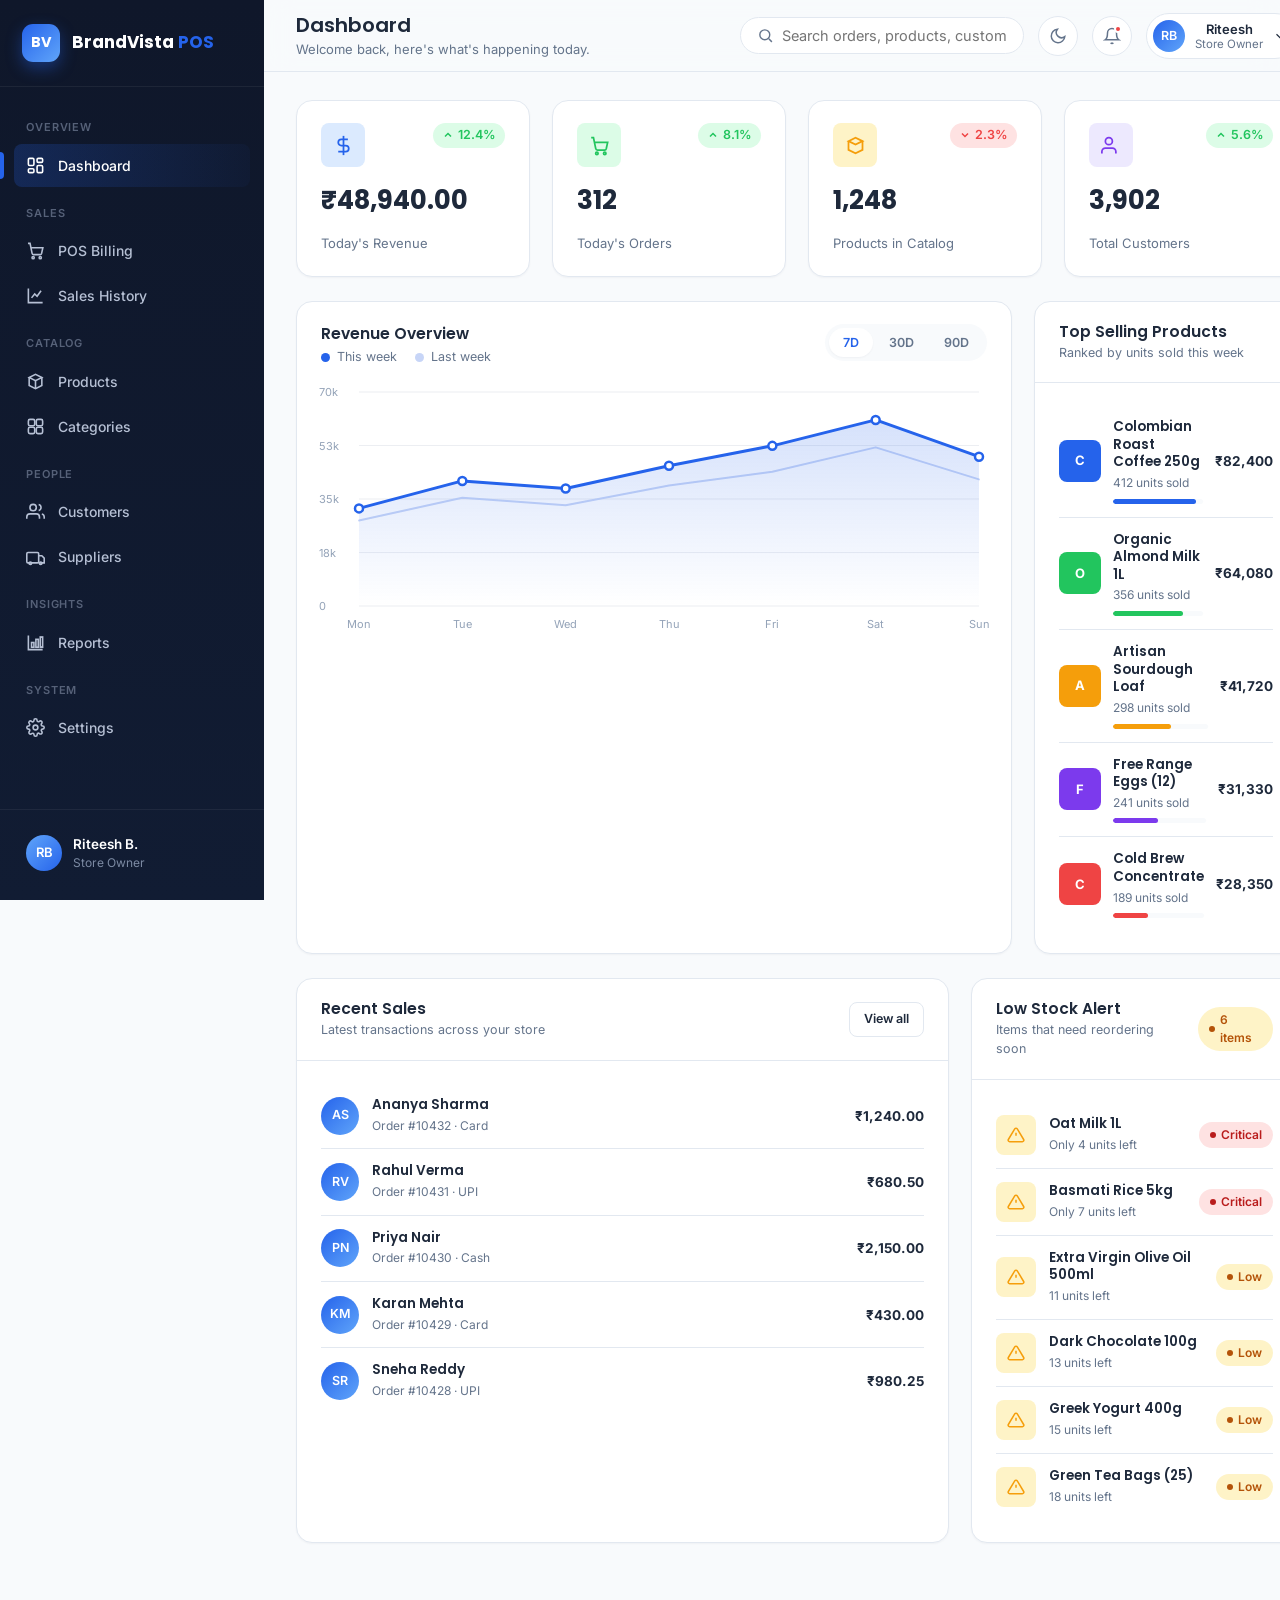
<file: dashboard.html>
<!DOCTYPE html>
<html lang="en">
<head>
<meta charset="UTF-8">
<meta name="viewport" content="width=device-width, initial-scale=1.0">
<title>Dashboard · BrandVista POS</title>
<link rel="icon" type="image/svg+xml" href="assets/icons/favicon.svg">
<link href="https://fonts.googleapis.com/css2?family=Inter:wght@400;500;600;700&family=Poppins:wght@500;600;700&display=swap" rel="stylesheet">
<link rel="stylesheet" href="assets/css/style.css">
<link rel="stylesheet" href="assets/css/dashboard.css">
</head>
<body>
<div class="sidebar-backdrop" data-menu-toggle></div>
<div class="app-shell">

  <!-- ============ SIDEBAR ============ -->
  <aside class="sidebar">
    <div class="sidebar-brand">
      <div class="sidebar-brand-mark">BV</div>
      <div class="sidebar-brand-text">BrandVista <span>POS</span></div>
    </div>
    <nav class="sidebar-nav">
      <div class="sidebar-section-label">Overview</div>
      <a href="dashboard.html" class="sidebar-link">
        <svg viewBox="0 0 24 24" fill="none" stroke="currentColor" stroke-width="2"><rect x="3" y="3" width="7" height="9" rx="1.5"/><rect x="14" y="3" width="7" height="5" rx="1.5"/><rect x="14" y="12" width="7" height="9" rx="1.5"/><rect x="3" y="16" width="7" height="5" rx="1.5"/></svg>
        Dashboard
      </a>
      <div class="sidebar-section-label">Sales</div>
      <a href="pos.html" class="sidebar-link">
        <svg viewBox="0 0 24 24" fill="none" stroke="currentColor" stroke-width="2"><circle cx="9" cy="21" r="1.4"/><circle cx="18" cy="21" r="1.4"/><path d="M2.5 3h2.6l2.6 12.6a2 2 0 0 0 2 1.6h8a2 2 0 0 0 2-1.5l1.6-7.2H6.4"/></svg>
        POS Billing
      </a>
      <a href="sales-history.html" class="sidebar-link">
        <svg viewBox="0 0 24 24" fill="none" stroke="currentColor" stroke-width="2"><path d="M3 3v18h18"/><path d="M7 15l4-5 3 3 5-7"/></svg>
        Sales History
      </a>
      <div class="sidebar-section-label">Catalog</div>
      <a href="products.html" class="sidebar-link">
        <svg viewBox="0 0 24 24" fill="none" stroke="currentColor" stroke-width="2"><path d="M20 7 12 3 4 7l8 4 8-4Z"/><path d="M4 7v10l8 4 8-4V7"/><path d="M12 11v10"/></svg>
        Products
      </a>
      <a href="categories.html" class="sidebar-link">
        <svg viewBox="0 0 24 24" fill="none" stroke="currentColor" stroke-width="2"><rect x="3" y="3" width="8" height="8" rx="2"/><rect x="13" y="3" width="8" height="8" rx="2"/><rect x="3" y="13" width="8" height="8" rx="2"/><rect x="13" y="13" width="8" height="8" rx="2"/></svg>
        Categories
      </a>
      <div class="sidebar-section-label">People</div>
      <a href="customers.html" class="sidebar-link">
        <svg viewBox="0 0 24 24" fill="none" stroke="currentColor" stroke-width="2"><path d="M17 21v-2a4 4 0 0 0-4-4H5a4 4 0 0 0-4 4v2"/><circle cx="9" cy="7" r="4"/><path d="M23 21v-2a4 4 0 0 0-3-3.87"/><path d="M16 3.13a4 4 0 0 1 0 7.75"/></svg>
        Customers
      </a>
      <a href="suppliers.html" class="sidebar-link">
        <svg viewBox="0 0 24 24" fill="none" stroke="currentColor" stroke-width="2"><rect x="1" y="7" width="15" height="13" rx="1.5"/><path d="M16 11h4l3 3v6h-7"/><circle cx="5.5" cy="20.5" r="1.6"/><circle cx="18.5" cy="20.5" r="1.6"/></svg>
        Suppliers
      </a>
      <div class="sidebar-section-label">Insights</div>
      <a href="reports.html" class="sidebar-link">
        <svg viewBox="0 0 24 24" fill="none" stroke="currentColor" stroke-width="2"><path d="M3 3v18h18"/><rect x="7" y="12" width="3" height="6"/><rect x="12.5" y="8" width="3" height="10"/><rect x="18" y="5" width="3" height="13"/></svg>
        Reports
      </a>
      <div class="sidebar-section-label">System</div>
      <a href="settings.html" class="sidebar-link">
        <svg viewBox="0 0 24 24" fill="none" stroke="currentColor" stroke-width="2"><circle cx="12" cy="12" r="3"/><path d="M19.4 15a1.65 1.65 0 0 0 .33 1.82l.06.06a2 2 0 1 1-2.83 2.83l-.06-.06a1.65 1.65 0 0 0-1.82-.33 1.65 1.65 0 0 0-1 1.51V21a2 2 0 0 1-4 0v-.09A1.65 1.65 0 0 0 9 19.4a1.65 1.65 0 0 0-1.82.33l-.06.06a2 2 0 1 1-2.83-2.83l.06-.06a1.65 1.65 0 0 0 .33-1.82 1.65 1.65 0 0 0-1.51-1H3a2 2 0 0 1 0-4h.09A1.65 1.65 0 0 0 4.6 9a1.65 1.65 0 0 0-.33-1.82l-.06-.06a2 2 0 1 1 2.83-2.83l.06.06a1.65 1.65 0 0 0 1.82.33H9a1.65 1.65 0 0 0 1-1.51V3a2 2 0 0 1 4 0v.09a1.65 1.65 0 0 0 1 1.51 1.65 1.65 0 0 0 1.82-.33l.06-.06a2 2 0 1 1 2.83 2.83l-.06.06a1.65 1.65 0 0 0-.33 1.82V9a1.65 1.65 0 0 0 1.51 1H21a2 2 0 0 1 0 4h-.09a1.65 1.65 0 0 0-1.51 1z"/></svg>
        Settings
      </a>
    </nav>
    <div class="sidebar-footer">
      <a href="profile.html" class="sidebar-user">
        <div class="sidebar-avatar" data-user-initials>RB</div>
        <div>
          <div class="sidebar-user-name" data-user-name>Riteesh B.</div>
          <div class="sidebar-user-role">Store Owner</div>
        </div>
      </a>
    </div>
  </aside>

  <!-- ============ MAIN ============ -->
  <div class="main-col">
    <header class="topbar">
      <div class="flex items-center gap-16">
        <button class="menu-toggle" data-menu-toggle aria-label="Open menu">
          <svg width="19" height="19" viewBox="0 0 24 24" fill="none" stroke="currentColor" stroke-width="2"><line x1="3" y1="6" x2="21" y2="6"/><line x1="3" y1="12" x2="21" y2="12"/><line x1="3" y1="18" x2="21" y2="18"/></svg>
        </button>
        <div class="topbar-title">
          <h1>Dashboard</h1>
          <p>Welcome back, here's what's happening today.</p>
        </div>
      </div>
      <div class="topbar-actions">
        <label class="search-box">
          <svg viewBox="0 0 24 24" fill="none" stroke="currentColor" stroke-width="2"><circle cx="11" cy="11" r="7"/><line x1="21" y1="21" x2="16.65" y2="16.65"/></svg>
          <input type="text" placeholder="Search orders, products, customers…">
        </label>
        <button class="icon-btn" data-theme-toggle aria-label="Toggle theme">
          <svg class="icon-moon" width="18" height="18" viewBox="0 0 24 24" fill="none" stroke="currentColor" stroke-width="2"><path d="M21 12.8A9 9 0 1 1 11.2 3 7 7 0 0 0 21 12.8Z"/></svg>
          <svg class="icon-sun" width="18" height="18" viewBox="0 0 24 24" fill="none" stroke="currentColor" stroke-width="2" style="display:none;"><circle cx="12" cy="12" r="4"/><path d="M12 2v2M12 20v2M4.9 4.9l1.4 1.4M17.7 17.7l1.4 1.4M2 12h2M20 12h2M4.9 19.1l1.4-1.4M17.7 6.3l1.4-1.4"/></svg>
        </button>
        <div class="dropdown-wrap">
          <button class="icon-btn" data-dropdown-trigger="notifPanel" aria-label="Notifications">
            <svg viewBox="0 0 24 24" fill="none" stroke="currentColor" stroke-width="2"><path d="M18 8a6 6 0 0 0-12 0c0 7-3 9-3 9h18s-3-2-3-9"/><path d="M13.7 21a2 2 0 0 1-3.4 0"/></svg>
            <span class="dot"></span>
          </button>
          <div class="dropdown-panel" id="notifPanel">
            <div class="dropdown-panel-header"><h4>Notifications</h4><span class="badge badge-info">4 new</span></div>
            <div class="dropdown-list">
              <div class="dropdown-item">
                <div class="dropdown-item-icon" style="background:var(--color-warning-bg); color:var(--color-warning);"><svg viewBox="0 0 24 24" fill="none" stroke="currentColor" stroke-width="2"><path d="M12 9v4M12 17h.01M10.3 3.9 1.8 18a2 2 0 0 0 1.7 3h17a2 2 0 0 0 1.7-3L13.7 3.9a2 2 0 0 0-3.4 0Z"/></svg></div>
                <div><div class="dropdown-item-title">Low stock: Oat Milk 1L</div><div class="dropdown-item-time">12 minutes ago</div></div>
              </div>
              <div class="dropdown-item">
                <div class="dropdown-item-icon" style="background:var(--color-success-bg); color:var(--color-success);"><svg viewBox="0 0 24 24" fill="none" stroke="currentColor" stroke-width="2"><path d="M20 6 9 17l-5-5"/></svg></div>
                <div><div class="dropdown-item-title">Order #10432 completed</div><div class="dropdown-item-time">38 minutes ago</div></div>
              </div>
              <div class="dropdown-item">
                <div class="dropdown-item-icon" style="background:var(--color-info-bg); color:var(--color-info);"><svg viewBox="0 0 24 24" fill="none" stroke="currentColor" stroke-width="2"><path d="M20 7 12 3 4 7l8 4 8-4Z"/></svg></div>
                <div><div class="dropdown-item-title">New supplier request from Nutriwell</div><div class="dropdown-item-time">2 hours ago</div></div>
              </div>
              <div class="dropdown-item">
                <div class="dropdown-item-icon" style="background:var(--color-danger-bg); color:var(--color-danger);"><svg viewBox="0 0 24 24" fill="none" stroke="currentColor" stroke-width="2"><line x1="18" y1="6" x2="6" y2="18"/><line x1="6" y1="6" x2="18" y2="18"/></svg></div>
                <div><div class="dropdown-item-title">Payment failed for order #10428</div><div class="dropdown-item-time">5 hours ago</div></div>
              </div>
            </div>
            <div class="dropdown-panel-footer"><a href="sales-history.html">View all activity</a></div>
          </div>
        </div>
        <div class="dropdown-wrap">
          <button class="topbar-profile" data-dropdown-trigger="profilePanel">
            <div class="avatar-fallback" data-user-initials>RB</div>
            <div>
              <div class="topbar-profile-name" data-user-name>Riteesh</div>
              <div class="topbar-profile-role">Store Owner</div>
            </div>
            <svg width="14" height="14" viewBox="0 0 24 24" fill="none" stroke="currentColor" stroke-width="2"><polyline points="6 9 12 15 18 9"/></svg>
          </button>
          <div class="dropdown-panel profile-menu" id="profilePanel">
            <a href="profile.html" class="profile-menu-item"><svg viewBox="0 0 24 24" fill="none" stroke="currentColor" stroke-width="2"><circle cx="12" cy="8" r="4"/><path d="M4 21v-1a7 7 0 0 1 14 0v1"/></svg> My Profile</a>
            <a href="settings.html" class="profile-menu-item"><svg viewBox="0 0 24 24" fill="none" stroke="currentColor" stroke-width="2"><circle cx="12" cy="12" r="3"/><path d="M19.4 15a1.65 1.65 0 0 0 .33 1.82"/></svg> Settings</a>
            <a href="index.html" class="profile-menu-item danger" data-sign-out><svg viewBox="0 0 24 24" fill="none" stroke="currentColor" stroke-width="2"><path d="M9 21H5a2 2 0 0 1-2-2V5a2 2 0 0 1 2-2h4"/><polyline points="16 17 21 12 16 7"/><line x1="21" y1="12" x2="9" y2="12"/></svg> Sign out</a>
          </div>
        </div>
      </div>
    </header>

    <main class="content">

      <!-- KPI cards -->
      <div class="grid grid-4 mb-24">
        <div class="card stat-card animate-in">
          <div class="stat-card-top">
            <div class="stat-icon blue"><svg viewBox="0 0 24 24" fill="none" stroke="currentColor" stroke-width="2"><line x1="12" y1="1" x2="12" y2="23"/><path d="M17 5H9.5a3.5 3.5 0 0 0 0 7h5a3.5 3.5 0 0 1 0 7H6"/></svg></div>
            <span class="stat-trend up"><svg viewBox="0 0 24 24" fill="none" stroke="currentColor" stroke-width="3"><polyline points="18 15 12 9 6 15"/></svg>12.4%</span>
          </div>
          <div class="stat-value" id="kpiRevenue">₹48,940.00</div>
          <div class="stat-label">Today's Revenue</div>
        </div>

        <div class="card stat-card animate-in">
          <div class="stat-card-top">
            <div class="stat-icon green"><svg viewBox="0 0 24 24" fill="none" stroke="currentColor" stroke-width="2"><circle cx="9" cy="21" r="1.4"/><circle cx="18" cy="21" r="1.4"/><path d="M2.5 3h2.6l2.6 12.6a2 2 0 0 0 2 1.6h8a2 2 0 0 0 2-1.5l1.6-7.2H6.4"/></svg></div>
            <span class="stat-trend up"><svg viewBox="0 0 24 24" fill="none" stroke="currentColor" stroke-width="3"><polyline points="18 15 12 9 6 15"/></svg>8.1%</span>
          </div>
          <div class="stat-value">312</div>
          <div class="stat-label">Today's Orders</div>
        </div>

        <div class="card stat-card animate-in">
          <div class="stat-card-top">
            <div class="stat-icon amber"><svg viewBox="0 0 24 24" fill="none" stroke="currentColor" stroke-width="2"><path d="M20 7 12 3 4 7l8 4 8-4Z"/><path d="M4 7v10l8 4 8-4V7"/></svg></div>
            <span class="stat-trend down"><svg viewBox="0 0 24 24" fill="none" stroke="currentColor" stroke-width="3"><polyline points="6 9 12 15 18 9"/></svg>2.3%</span>
          </div>
          <div class="stat-value">1,248</div>
          <div class="stat-label">Products in Catalog</div>
        </div>

        <div class="card stat-card animate-in">
          <div class="stat-card-top">
            <div class="stat-icon purple"><svg viewBox="0 0 24 24" fill="none" stroke="currentColor" stroke-width="2"><path d="M17 21v-2a4 4 0 0 0-4-4H5a4 4 0 0 0-4 4v2"/><circle cx="9" cy="7" r="4"/></svg></div>
            <span class="stat-trend up"><svg viewBox="0 0 24 24" fill="none" stroke="currentColor" stroke-width="3"><polyline points="18 15 12 9 6 15"/></svg>5.6%</span>
          </div>
          <div class="stat-value">3,902</div>
          <div class="stat-label">Total Customers</div>
        </div>
      </div>

      <!-- Revenue chart + Top products -->
      <div class="grid grid-2-1 mb-24">
        <div class="card">
          <div class="chart-card-head">
            <div>
              <h3 style="font-size:15.5px;">Revenue Overview</h3>
              <div class="chart-legend">
                <span class="legend-item"><span class="legend-dot" style="background:var(--color-primary);"></span>This week</span>
                <span class="legend-item"><span class="legend-dot" style="background:#c7d5f7;"></span>Last week</span>
              </div>
            </div>
            <div class="range-tabs">
              <button class="range-tab active" data-range="7d">7D</button>
              <button class="range-tab" data-range="30d">30D</button>
              <button class="range-tab" data-range="90d">90D</button>
            </div>
          </div>
          <div class="chart-canvas-wrap">
            <canvas id="revenueChart" height="260"></canvas>
          </div>
        </div>

        <div class="card">
          <div class="card-header">
            <div>
              <h3>Top Selling Products</h3>
              <p>Ranked by units sold this week</p>
            </div>
          </div>
          <div class="card-pad" id="topProductsList"></div>
        </div>
      </div>

      <!-- Recent sales + low stock -->
      <div class="grid grid-2-1">
        <div class="card">
          <div class="card-header">
            <div>
              <h3>Recent Sales</h3>
              <p>Latest transactions across your store</p>
            </div>
            <a href="sales-history.html" class="btn btn-secondary btn-sm">View all</a>
          </div>
          <div class="card-pad" id="recentSalesList"></div>
        </div>

        <div class="card">
          <div class="card-header">
            <div>
              <h3>Low Stock Alert</h3>
              <p>Items that need reordering soon</p>
            </div>
            <span class="badge badge-warning">6 items</span>
          </div>
          <div class="card-pad" id="lowStockList"></div>
        </div>
      </div>

    </main>
  </div>
</div>

<script src="assets/js/app.js"></script>
<script src="assets/js/dashboard.js"></script>
<script type="module">
  import { protectPage } from './assets/js/neon-auth.js';
  protectPage();
</script>
</body>
</html>
</file>
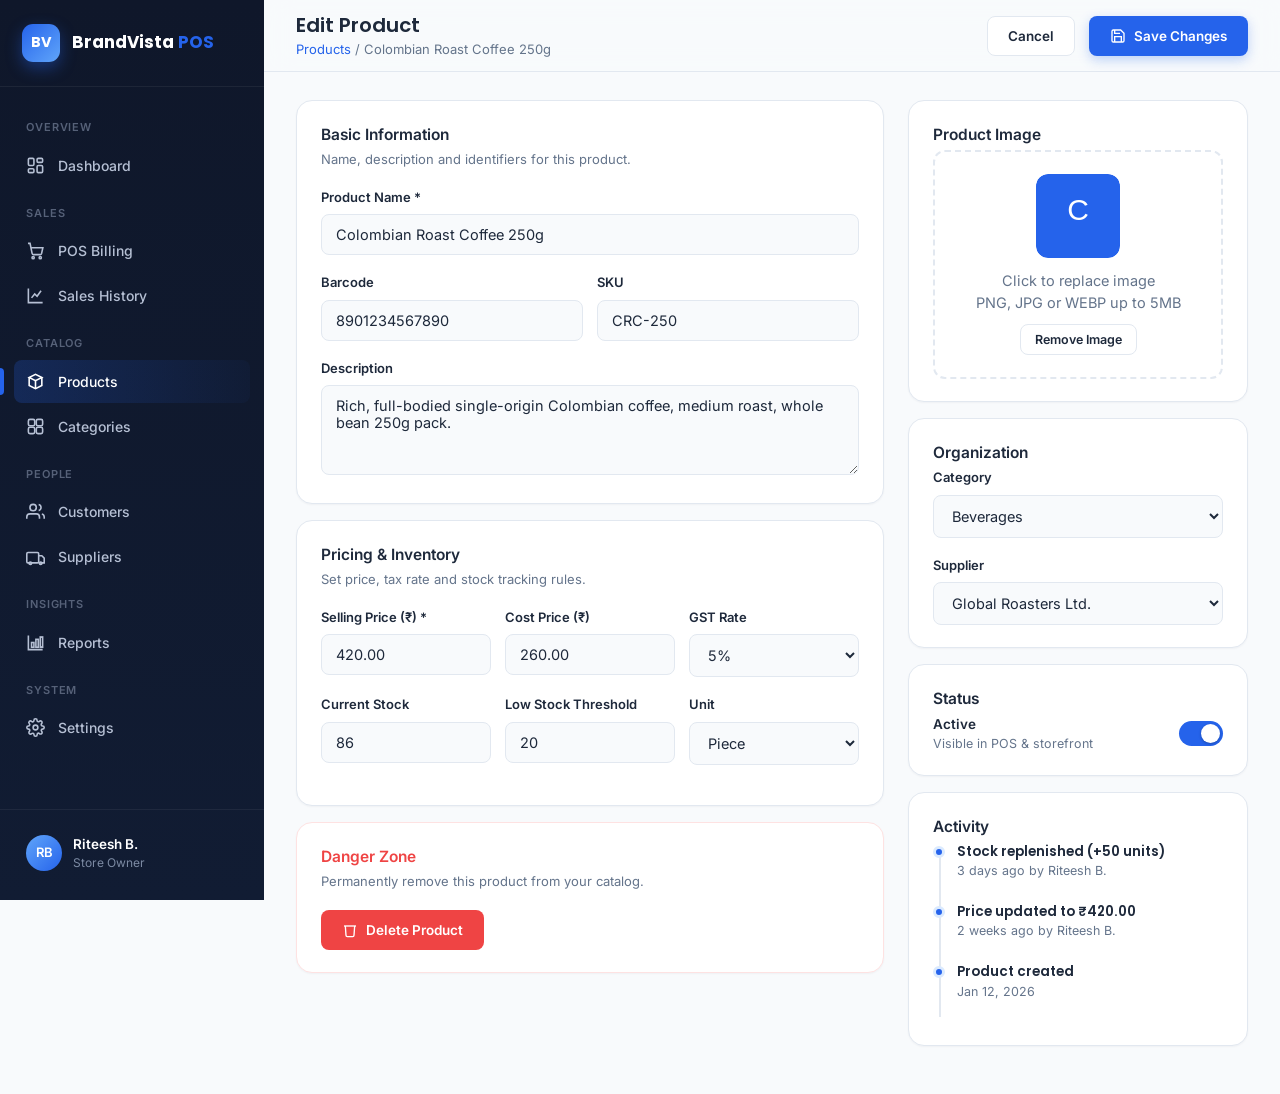
<file: edit-product.html>
<!DOCTYPE html>
<html lang="en">
<head>
<meta charset="UTF-8">
<meta name="viewport" content="width=device-width, initial-scale=1.0">
<title>Edit Product · BrandVista POS</title>
<link rel="icon" type="image/svg+xml" href="assets/icons/favicon.svg">
<link href="https://fonts.googleapis.com/css2?family=Inter:wght@400;500;600;700&family=Poppins:wght@500;600;700&display=swap" rel="stylesheet">
<link rel="stylesheet" href="assets/css/style.css">
<link rel="stylesheet" href="assets/css/products.css">
</head>
<body>
<div class="sidebar-backdrop" data-menu-toggle></div>
<div class="app-shell">

  <aside class="sidebar">
    <div class="sidebar-brand">
      <div class="sidebar-brand-mark">BV</div>
      <div class="sidebar-brand-text">BrandVista <span>POS</span></div>
    </div>
    <nav class="sidebar-nav">
      <div class="sidebar-section-label">Overview</div>
      <a href="dashboard.html" class="sidebar-link">
        <svg viewBox="0 0 24 24" fill="none" stroke="currentColor" stroke-width="2"><rect x="3" y="3" width="7" height="9" rx="1.5"/><rect x="14" y="3" width="7" height="5" rx="1.5"/><rect x="14" y="12" width="7" height="9" rx="1.5"/><rect x="3" y="16" width="7" height="5" rx="1.5"/></svg>
        Dashboard
      </a>
      <div class="sidebar-section-label">Sales</div>
      <a href="pos.html" class="sidebar-link">
        <svg viewBox="0 0 24 24" fill="none" stroke="currentColor" stroke-width="2"><circle cx="9" cy="21" r="1.4"/><circle cx="18" cy="21" r="1.4"/><path d="M2.5 3h2.6l2.6 12.6a2 2 0 0 0 2 1.6h8a2 2 0 0 0 2-1.5l1.6-7.2H6.4"/></svg>
        POS Billing
      </a>
      <a href="sales-history.html" class="sidebar-link">
        <svg viewBox="0 0 24 24" fill="none" stroke="currentColor" stroke-width="2"><path d="M3 3v18h18"/><path d="M7 15l4-5 3 3 5-7"/></svg>
        Sales History
      </a>
      <div class="sidebar-section-label">Catalog</div>
      <a href="products.html" class="sidebar-link active">
        <svg viewBox="0 0 24 24" fill="none" stroke="currentColor" stroke-width="2"><path d="M20 7 12 3 4 7l8 4 8-4Z"/><path d="M4 7v10l8 4 8-4V7"/><path d="M12 11v10"/></svg>
        Products
      </a>
      <a href="categories.html" class="sidebar-link">
        <svg viewBox="0 0 24 24" fill="none" stroke="currentColor" stroke-width="2"><rect x="3" y="3" width="8" height="8" rx="2"/><rect x="13" y="3" width="8" height="8" rx="2"/><rect x="3" y="13" width="8" height="8" rx="2"/><rect x="13" y="13" width="8" height="8" rx="2"/></svg>
        Categories
      </a>
      <div class="sidebar-section-label">People</div>
      <a href="customers.html" class="sidebar-link">
        <svg viewBox="0 0 24 24" fill="none" stroke="currentColor" stroke-width="2"><path d="M17 21v-2a4 4 0 0 0-4-4H5a4 4 0 0 0-4 4v2"/><circle cx="9" cy="7" r="4"/><path d="M23 21v-2a4 4 0 0 0-3-3.87"/><path d="M16 3.13a4 4 0 0 1 0 7.75"/></svg>
        Customers
      </a>
      <a href="suppliers.html" class="sidebar-link">
        <svg viewBox="0 0 24 24" fill="none" stroke="currentColor" stroke-width="2"><rect x="1" y="7" width="15" height="13" rx="1.5"/><path d="M16 11h4l3 3v6h-7"/><circle cx="5.5" cy="20.5" r="1.6"/><circle cx="18.5" cy="20.5" r="1.6"/></svg>
        Suppliers
      </a>
      <div class="sidebar-section-label">Insights</div>
      <a href="reports.html" class="sidebar-link">
        <svg viewBox="0 0 24 24" fill="none" stroke="currentColor" stroke-width="2"><path d="M3 3v18h18"/><rect x="7" y="12" width="3" height="6"/><rect x="12.5" y="8" width="3" height="10"/><rect x="18" y="5" width="3" height="13"/></svg>
        Reports
      </a>
      <div class="sidebar-section-label">System</div>
      <a href="settings.html" class="sidebar-link">
        <svg viewBox="0 0 24 24" fill="none" stroke="currentColor" stroke-width="2"><circle cx="12" cy="12" r="3"/><path d="M19.4 15a1.65 1.65 0 0 0 .33 1.82l.06.06a2 2 0 1 1-2.83 2.83l-.06-.06a1.65 1.65 0 0 0-1.82-.33 1.65 1.65 0 0 0-1 1.51V21a2 2 0 0 1-4 0v-.09A1.65 1.65 0 0 0 9 19.4a1.65 1.65 0 0 0-1.82.33l-.06.06a2 2 0 1 1-2.83-2.83l.06-.06a1.65 1.65 0 0 0 .33-1.82 1.65 1.65 0 0 0-1.51-1H3a2 2 0 0 1 0-4h.09A1.65 1.65 0 0 0 4.6 9a1.65 1.65 0 0 0-.33-1.82l-.06-.06a2 2 0 1 1 2.83-2.83l.06.06a1.65 1.65 0 0 0 1.82.33H9a1.65 1.65 0 0 0 1-1.51V3a2 2 0 0 1 4 0v.09a1.65 1.65 0 0 0 1 1.51 1.65 1.65 0 0 0 1.82-.33l.06-.06a2 2 0 1 1 2.83 2.83l-.06.06a1.65 1.65 0 0 0-.33 1.82V9a1.65 1.65 0 0 0 1.51 1H21a2 2 0 0 1 0 4h-.09a1.65 1.65 0 0 0-1.51 1z"/></svg>
        Settings
      </a>
    </nav>
    <div class="sidebar-footer">
      <a href="profile.html" class="sidebar-user">
        <div class="sidebar-avatar" data-user-initials>RB</div>
        <div><div class="sidebar-user-name" data-user-name>Riteesh B.</div><div class="sidebar-user-role">Store Owner</div></div>
      </a>
    </div>
  </aside>

  <div class="main-col">
    <header class="topbar">
      <div class="flex items-center gap-16">
        <button class="menu-toggle" data-menu-toggle aria-label="Open menu">
          <svg width="19" height="19" viewBox="0 0 24 24" fill="none" stroke="currentColor" stroke-width="2"><line x1="3" y1="6" x2="21" y2="6"/><line x1="3" y1="12" x2="21" y2="12"/><line x1="3" y1="18" x2="21" y2="18"/></svg>
        </button>
        <div class="topbar-title">
          <h1>Edit Product</h1>
          <p><a href="products.html" style="color:var(--color-primary);">Products</a> / Colombian Roast Coffee 250g</p>
        </div>
      </div>
      <div class="topbar-actions">
        <button class="btn btn-secondary" onclick="window.location.href='products.html'">Cancel</button>
        <button class="btn btn-primary" id="saveBtn">
          <svg viewBox="0 0 24 24" fill="none" stroke="currentColor" stroke-width="2"><path d="M19 21H5a2 2 0 0 1-2-2V5a2 2 0 0 1 2-2h11l5 5v11a2 2 0 0 1-2 2Z"/><polyline points="17 21 17 13 7 13 7 21"/><polyline points="7 3 7 8 15 8"/></svg>
          Save Changes
        </button>
      </div>
    </header>

    <main class="content">
      <form id="editProductForm">
      <div class="product-form-grid">

        <!-- Left column -->
        <div class="flex-col gap-16">
          <div class="card card-pad">
            <div class="section-title">Basic Information</div>
            <div class="section-sub">Name, description and identifiers for this product.</div>
            <div class="field">
              <label for="name">Product Name *</label>
              <input class="input" type="text" id="name" value="Colombian Roast Coffee 250g" required>
            </div>
            <div class="input-row">
              <div class="field">
                <label for="barcode">Barcode</label>
                <input class="input" type="text" id="barcode" value="8901234567890">
              </div>
              <div class="field">
                <label for="sku">SKU</label>
                <input class="input" type="text" id="sku" value="CRC-250">
              </div>
            </div>
            <div class="field" style="margin-bottom:0;">
              <label for="desc">Description</label>
              <textarea class="input" id="desc">Rich, full-bodied single-origin Colombian coffee, medium roast, whole bean 250g pack.</textarea>
            </div>
          </div>

          <div class="card card-pad">
            <div class="section-title">Pricing &amp; Inventory</div>
            <div class="section-sub">Set price, tax rate and stock tracking rules.</div>
            <div class="input-row">
              <div class="field">
                <label for="price">Selling Price (₹) *</label>
                <input class="input" type="number" id="price" step="0.01" value="420.00" required>
              </div>
              <div class="field">
                <label for="cost">Cost Price (₹)</label>
                <input class="input" type="number" id="cost" step="0.01" value="260.00">
              </div>
              <div class="field">
                <label for="tax">GST Rate</label>
                <select class="select" id="tax">
                  <option>0%</option>
                  <option selected>5%</option>
                  <option>12%</option>
                  <option>18%</option>
                  <option>28%</option>
                </select>
              </div>
            </div>
            <div class="input-row" style="margin-bottom:0;">
              <div class="field">
                <label for="stock">Current Stock</label>
                <input class="input" type="number" id="stock" value="86">
              </div>
              <div class="field">
                <label for="lowStock">Low Stock Threshold</label>
                <input class="input" type="number" id="lowStock" value="20">
              </div>
              <div class="field">
                <label for="unit">Unit</label>
                <select class="select" id="unit">
                  <option selected>Piece</option>
                  <option>Kg</option>
                  <option>Litre</option>
                  <option>Pack</option>
                </select>
              </div>
            </div>
          </div>

          <div class="card card-pad" style="border-color:var(--color-danger-bg);">
            <div class="section-title" style="color:var(--color-danger);">Danger Zone</div>
            <div class="section-sub">Permanently remove this product from your catalog.</div>
            <button type="button" class="btn btn-danger" id="deleteBtn">
              <svg viewBox="0 0 24 24" fill="none" stroke="currentColor" stroke-width="2"><polyline points="3 6 5 6 21 6"/><path d="M19 6l-1 14a2 2 0 0 1-2 2H8a2 2 0 0 1-2-2L5 6"/></svg>
              Delete Product
            </button>
          </div>
        </div>

        <!-- Right column -->
        <div class="flex-col gap-16">
          <div class="card card-pad">
            <div class="section-title">Product Image</div>
            <input type="file" id="imageInput" accept="image/png, image/jpeg, image/webp, image/gif" hidden>
            <div class="image-drop" id="imageDrop">
              <img id="imagePreview" class="image-drop-preview" src="data:image/svg+xml,%3Csvg xmlns='http://www.w3.org/2000/svg' width='84' height='84'%3E%3Crect width='84' height='84' rx='12' fill='%232563eb'/%3E%3Ctext x='50%25' y='55%25' font-size='30' fill='white' text-anchor='middle' font-family='Poppins,sans-serif'%3EC%3C/text%3E%3C/svg%3E" alt="Product preview">
              <div id="imageDropPrompt">
                <div>Click to replace image</div>
                <div class="hint">PNG, JPG or WEBP up to 5MB</div>
              </div>
              <div style="margin-top:10px;">
                <button type="button" class="btn btn-secondary btn-sm" id="removeImageBtn">Remove Image</button>
              </div>
            </div>
          </div>

          <div class="card card-pad">
            <div class="section-title">Organization</div>
            <div class="field">
              <label for="category">Category</label>
              <select class="select" id="category">
                <option selected>Beverages</option>
                <option>Bakery</option>
                <option>Dairy</option>
                <option>Pantry</option>
                <option>Snacks</option>
              </select>
            </div>
            <div class="field" style="margin-bottom:0;">
              <label for="supplier">Supplier</label>
              <select class="select" id="supplier">
                <option>Nutriwell Distributors</option>
                <option selected>Global Roasters Ltd.</option>
                <option>Fresh Farms Co.</option>
              </select>
            </div>
          </div>

          <div class="card card-pad">
            <div class="section-title">Status</div>
            <div class="flex justify-between items-center">
              <div>
                <div style="font-weight:600; font-size:13.5px;">Active</div>
                <div class="text-sm text-muted">Visible in POS &amp; storefront</div>
              </div>
              <label class="switch"><input type="checkbox" checked><span class="switch-track"></span></label>
            </div>
          </div>

          <div class="card card-pad">
            <div class="section-title">Activity</div>
            <div class="timeline">
              <div class="timeline-item"><h5>Stock replenished (+50 units)</h5><p>3 days ago by Riteesh B.</p></div>
              <div class="timeline-item"><h5>Price updated to ₹420.00</h5><p>2 weeks ago by Riteesh B.</p></div>
              <div class="timeline-item"><h5>Product created</h5><p>Jan 12, 2026</p></div>
            </div>
          </div>
        </div>

      </div>
      </form>
    </main>
  </div>
</div>

<script src="assets/js/app.js"></script>
<script>
  // Pull the live category list (including anything added on the Categories
  // page) into this dropdown, keeping "Beverages" selected since that's this
  // demo product's current category.
  BrandVista.populateCategorySelect(document.getElementById('category'), 'Beverages');

  // This demo page always edits the seed product "Colombian Roast Coffee
  // 250g" (id 1 in the shared store) since it has no product-id URL param.
  const EDITING_PRODUCT_ID = 1;

  // Product image upload: reads the chosen/dropped file with FileReader and
  // swaps it into the preview — fully client-side, no backend required.
  // `imageChanged`/`newImageValue` track whether the user actually touched
  // the image so Save only overwrites it when there's a real change.
  let imageChanged = false;
  let newImageValue = null;
  (() => {
    const DEFAULT_IMAGE = "data:image/svg+xml,%3Csvg xmlns='http://www.w3.org/2000/svg' width='84' height='84'%3E%3Crect width='84' height='84' rx='12' fill='%2394a3b8'/%3E%3Ctext x='50%25' y='58%25' font-size='34' fill='white' text-anchor='middle' font-family='Poppins,sans-serif'%3E%3F%3C/text%3E%3C/svg%3E";
    const imageInput = document.getElementById('imageInput');
    const imageDrop = document.getElementById('imageDrop');
    const imagePreview = document.getElementById('imagePreview');
    const removeImageBtn = document.getElementById('removeImageBtn');

    function handleImageFile(file) {
      if (!file) return;
      if (!file.type.startsWith('image/')) {
        BrandVista.showToast('Please choose an image file (PNG, JPG or WEBP).', 'error');
        return;
      }
      if (file.size > 5 * 1024 * 1024) {
        BrandVista.showToast('Image is too large. Please choose a file under 5MB.', 'error');
        return;
      }
      const reader = new FileReader();
      reader.onload = (e) => {
        imagePreview.src = e.target.result;
        imageChanged = true;
        newImageValue = e.target.result;
      };
      reader.onerror = () => BrandVista.showToast('Could not read that image. Please try again.', 'error');
      reader.readAsDataURL(file);
    }

    imageDrop.addEventListener('click', (e) => {
      if (e.target.closest('#removeImageBtn')) return;
      imageInput.click();
    });
    imageInput.addEventListener('change', () => handleImageFile(imageInput.files[0]));

    ['dragover', 'dragleave', 'drop'].forEach((evt) => imageDrop.addEventListener(evt, (e) => e.preventDefault()));
    imageDrop.addEventListener('dragover', () => (imageDrop.style.borderColor = 'var(--color-primary)'));
    imageDrop.addEventListener('dragleave', () => (imageDrop.style.borderColor = ''));
    imageDrop.addEventListener('drop', (e) => {
      imageDrop.style.borderColor = '';
      handleImageFile(e.dataTransfer.files[0]);
    });

    removeImageBtn.addEventListener('click', (e) => {
      e.stopPropagation();
      imagePreview.src = DEFAULT_IMAGE;
      imageChanged = true;
      newImageValue = null;
      imageInput.value = '';
    });
  })();

  document.getElementById('saveBtn').addEventListener('click', () => {
    const name = document.getElementById('name').value.trim();
    const price = parseFloat(document.getElementById('price').value);
    if (!name || isNaN(price)) {
      BrandVista.showToast('Please fill in the required fields.', 'error');
      return;
    }

    // Persist the changes into the shared product store so the Products
    // table and the POS Billing screen pick them up immediately.
    const products = BrandVista.getProducts();
    let p = products.find((x) => x.id === EDITING_PRODUCT_ID);
    if (!p) {
      // Seed product was deleted earlier in this session — recreate it.
      p = { id: EDITING_PRODUCT_ID, color: '#2563eb', image: null };
      products.unshift(p);
    }
    p.name = name;
    p.barcode = document.getElementById('barcode').value.trim() || '—';
    p.category = document.getElementById('category').value;
    p.price = price;
    p.stock = parseInt(document.getElementById('stock').value) || 0;
    p.low = parseInt(document.getElementById('lowStock').value) || 10;
    p.status = BrandVista.computeStockStatus(p.stock, p.low);
    if (imageChanged) p.image = newImageValue;
    BrandVista.saveProducts(products);

    BrandVista.showToast('Changes saved successfully.', 'success');
    setTimeout(() => (window.location.href = 'products.html'), 900);
  });

  document.getElementById('deleteBtn').addEventListener('click', () => {
    if (confirm('Delete "Colombian Roast Coffee 250g"? This action cannot be undone.')) {
      const products = BrandVista.getProducts().filter((p) => p.id !== EDITING_PRODUCT_ID);
      BrandVista.saveProducts(products);
      BrandVista.showToast('Product deleted.', 'success');
      setTimeout(() => (window.location.href = 'products.html'), 900);
    }
  });
</script>
<script type="module">
  import { protectPage } from './assets/js/neon-auth.js';
  protectPage();
</script>
</body>
</html>
</file>
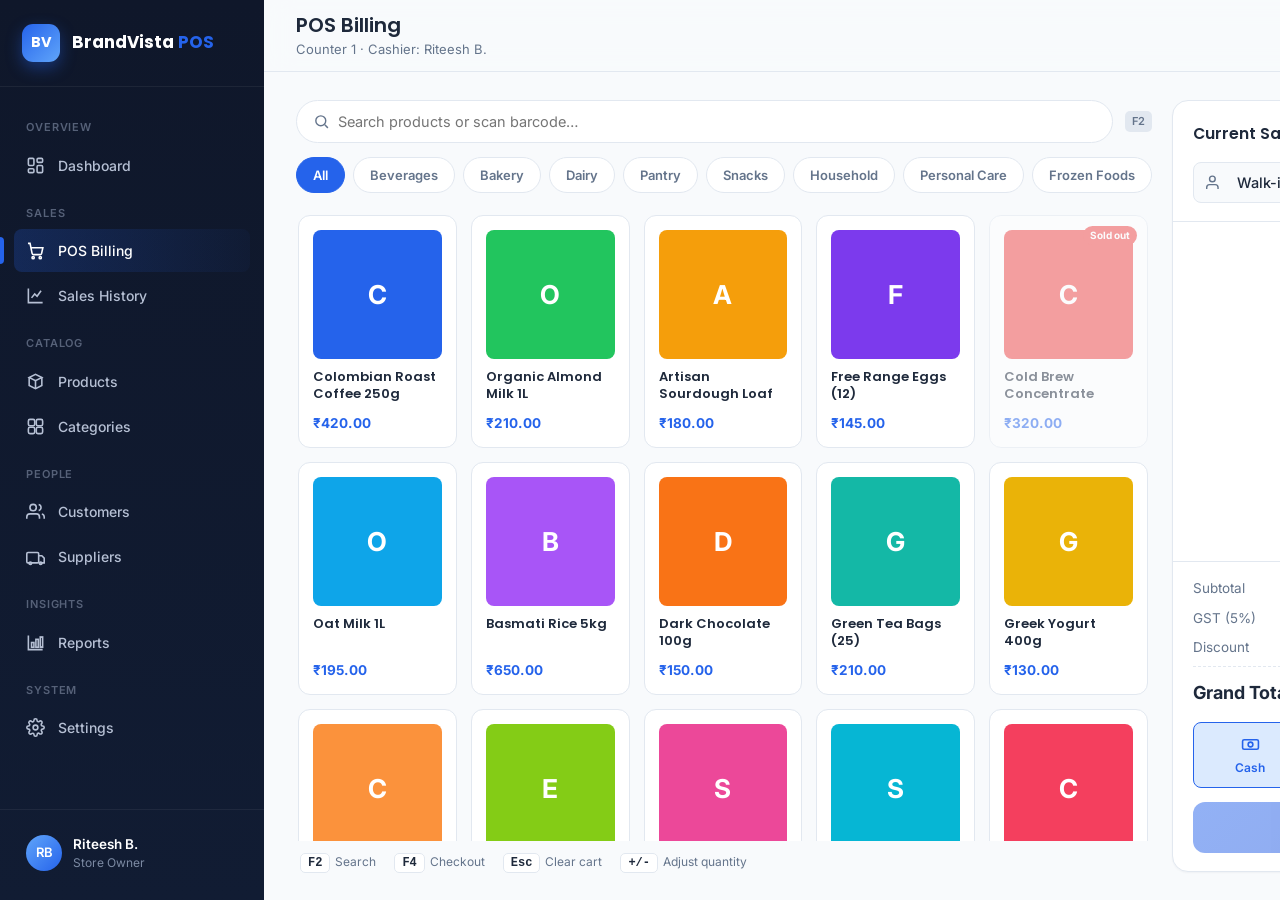
<file: pos.html>
<!DOCTYPE html>
<html lang="en">
<head>
<meta charset="UTF-8">
<meta name="viewport" content="width=device-width, initial-scale=1.0">
<title>POS Billing · BrandVista POS</title>
<link rel="icon" type="image/svg+xml" href="assets/icons/favicon.svg">
<link href="https://fonts.googleapis.com/css2?family=Inter:wght@400;500;600;700&family=Poppins:wght@500;600;700&display=swap" rel="stylesheet">
<link rel="stylesheet" href="assets/css/style.css">
<link rel="stylesheet" href="assets/css/billing.css">
</head>
<body>
<div class="sidebar-backdrop" data-menu-toggle></div>
<div class="app-shell">

  <aside class="sidebar">
    <div class="sidebar-brand">
      <div class="sidebar-brand-mark">BV</div>
      <div class="sidebar-brand-text">BrandVista <span>POS</span></div>
    </div>
    <nav class="sidebar-nav">
      <div class="sidebar-section-label">Overview</div>
      <a href="dashboard.html" class="sidebar-link">
        <svg viewBox="0 0 24 24" fill="none" stroke="currentColor" stroke-width="2"><rect x="3" y="3" width="7" height="9" rx="1.5"/><rect x="14" y="3" width="7" height="5" rx="1.5"/><rect x="14" y="12" width="7" height="9" rx="1.5"/><rect x="3" y="16" width="7" height="5" rx="1.5"/></svg>
        Dashboard
      </a>
      <div class="sidebar-section-label">Sales</div>
      <a href="pos.html" class="sidebar-link active">
        <svg viewBox="0 0 24 24" fill="none" stroke="currentColor" stroke-width="2"><circle cx="9" cy="21" r="1.4"/><circle cx="18" cy="21" r="1.4"/><path d="M2.5 3h2.6l2.6 12.6a2 2 0 0 0 2 1.6h8a2 2 0 0 0 2-1.5l1.6-7.2H6.4"/></svg>
        POS Billing
      </a>
      <a href="sales-history.html" class="sidebar-link">
        <svg viewBox="0 0 24 24" fill="none" stroke="currentColor" stroke-width="2"><path d="M3 3v18h18"/><path d="M7 15l4-5 3 3 5-7"/></svg>
        Sales History
      </a>
      <div class="sidebar-section-label">Catalog</div>
      <a href="products.html" class="sidebar-link">
        <svg viewBox="0 0 24 24" fill="none" stroke="currentColor" stroke-width="2"><path d="M20 7 12 3 4 7l8 4 8-4Z"/><path d="M4 7v10l8 4 8-4V7"/><path d="M12 11v10"/></svg>
        Products
      </a>
      <a href="categories.html" class="sidebar-link">
        <svg viewBox="0 0 24 24" fill="none" stroke="currentColor" stroke-width="2"><rect x="3" y="3" width="8" height="8" rx="2"/><rect x="13" y="3" width="8" height="8" rx="2"/><rect x="3" y="13" width="8" height="8" rx="2"/><rect x="13" y="13" width="8" height="8" rx="2"/></svg>
        Categories
      </a>
      <div class="sidebar-section-label">People</div>
      <a href="customers.html" class="sidebar-link">
        <svg viewBox="0 0 24 24" fill="none" stroke="currentColor" stroke-width="2"><path d="M17 21v-2a4 4 0 0 0-4-4H5a4 4 0 0 0-4 4v2"/><circle cx="9" cy="7" r="4"/><path d="M23 21v-2a4 4 0 0 0-3-3.87"/><path d="M16 3.13a4 4 0 0 1 0 7.75"/></svg>
        Customers
      </a>
      <a href="suppliers.html" class="sidebar-link">
        <svg viewBox="0 0 24 24" fill="none" stroke="currentColor" stroke-width="2"><rect x="1" y="7" width="15" height="13" rx="1.5"/><path d="M16 11h4l3 3v6h-7"/><circle cx="5.5" cy="20.5" r="1.6"/><circle cx="18.5" cy="20.5" r="1.6"/></svg>
        Suppliers
      </a>
      <div class="sidebar-section-label">Insights</div>
      <a href="reports.html" class="sidebar-link">
        <svg viewBox="0 0 24 24" fill="none" stroke="currentColor" stroke-width="2"><path d="M3 3v18h18"/><rect x="7" y="12" width="3" height="6"/><rect x="12.5" y="8" width="3" height="10"/><rect x="18" y="5" width="3" height="13"/></svg>
        Reports
      </a>
      <div class="sidebar-section-label">System</div>
      <a href="settings.html" class="sidebar-link">
        <svg viewBox="0 0 24 24" fill="none" stroke="currentColor" stroke-width="2"><circle cx="12" cy="12" r="3"/><path d="M19.4 15a1.65 1.65 0 0 0 .33 1.82l.06.06a2 2 0 1 1-2.83 2.83l-.06-.06a1.65 1.65 0 0 0-1.82-.33 1.65 1.65 0 0 0-1 1.51V21a2 2 0 0 1-4 0v-.09A1.65 1.65 0 0 0 9 19.4a1.65 1.65 0 0 0-1.82.33l-.06.06a2 2 0 1 1-2.83-2.83l.06-.06a1.65 1.65 0 0 0 .33-1.82 1.65 1.65 0 0 0-1.51-1H3a2 2 0 0 1 0-4h.09A1.65 1.65 0 0 0 4.6 9a1.65 1.65 0 0 0-.33-1.82l-.06-.06a2 2 0 1 1 2.83-2.83l.06.06a1.65 1.65 0 0 0 1.82.33H9a1.65 1.65 0 0 0 1-1.51V3a2 2 0 0 1 4 0v.09a1.65 1.65 0 0 0 1 1.51 1.65 1.65 0 0 0 1.82-.33l.06-.06a2 2 0 1 1 2.83 2.83l-.06.06a1.65 1.65 0 0 0-.33 1.82V9a1.65 1.65 0 0 0 1.51 1H21a2 2 0 0 1 0 4h-.09a1.65 1.65 0 0 0-1.51 1z"/></svg>
        Settings
      </a>
    </nav>
    <div class="sidebar-footer">
      <a href="profile.html" class="sidebar-user">
        <div class="sidebar-avatar" data-user-initials>RB</div>
        <div><div class="sidebar-user-name" data-user-name>Riteesh B.</div><div class="sidebar-user-role">Store Owner</div></div>
      </a>
    </div>
  </aside>

  <div class="main-col">
    <header class="topbar">
      <div class="flex items-center gap-16">
        <button class="menu-toggle" data-menu-toggle aria-label="Open menu">
          <svg width="19" height="19" viewBox="0 0 24 24" fill="none" stroke="currentColor" stroke-width="2"><line x1="3" y1="6" x2="21" y2="6"/><line x1="3" y1="12" x2="21" y2="12"/><line x1="3" y1="18" x2="21" y2="18"/></svg>
        </button>
        <div class="topbar-title">
          <h1>POS Billing</h1>
          <p>Counter 1 · Cashier: Riteesh B.</p>
        </div>
      </div>
      <div class="topbar-actions">
        <button class="icon-btn" data-theme-toggle aria-label="Toggle theme">
          <svg class="icon-moon" width="18" height="18" viewBox="0 0 24 24" fill="none" stroke="currentColor" stroke-width="2"><path d="M21 12.8A9 9 0 1 1 11.2 3 7 7 0 0 0 21 12.8Z"/></svg>
          <svg class="icon-sun" width="18" height="18" viewBox="0 0 24 24" fill="none" stroke="currentColor" stroke-width="2" style="display:none;"><circle cx="12" cy="12" r="4"/><path d="M12 2v2M12 20v2M4.9 4.9l1.4 1.4M17.7 17.7l1.4 1.4M2 12h2M20 12h2M4.9 19.1l1.4-1.4M17.7 6.3l1.4-1.4"/></svg>
        </button>
        <span class="badge badge-success">Shift Active · 4h 12m</span>
      </div>
    </header>

    <main class="content" style="padding-bottom:20px;">
      <div class="pos-layout">

        <!-- LEFT: Product search + grid -->
        <section class="pos-products">
          <div class="pos-search-row">
            <label class="search-box">
              <svg viewBox="0 0 24 24" fill="none" stroke="currentColor" stroke-width="2"><circle cx="11" cy="11" r="7"/><line x1="21" y1="21" x2="16.65" y2="16.65"/></svg>
              <input type="text" id="posSearch" placeholder="Search products or scan barcode…">
            </label>
            <span class="pos-shortcut-hint" style="align-self:center;">F2</span>
          </div>

          <div class="pos-category-tabs" id="categoryTabs"></div>

          <div class="pos-product-grid" id="productGrid"></div>

          <div class="pos-shortcuts-bar">
            <span><kbd>F2</kbd>Search</span>
            <span><kbd>F4</kbd>Checkout</span>
            <span><kbd>Esc</kbd>Clear cart</span>
            <span><kbd>+/-</kbd>Adjust quantity</span>
          </div>
        </section>

        <!-- RIGHT: Cart -->
        <section class="pos-cart">
          <div class="pos-cart-header">
            <div class="flex justify-between items-center">
              <h3 style="font-size:15.5px;">Current Sale</h3>
              <button class="btn btn-ghost btn-sm" id="clearCartBtn">Clear</button>
            </div>
            <div class="pos-customer-select">
              <svg viewBox="0 0 24 24" fill="none" stroke="currentColor" stroke-width="2"><path d="M17 21v-2a4 4 0 0 0-4-4H5a4 4 0 0 0-4 4v2"/><circle cx="9" cy="7" r="4"/></svg>
              <select id="posCustomer">
                <option>Walk-in Customer</option>
                <option>Ananya Sharma</option>
                <option>Rahul Verma</option>
                <option>Priya Nair</option>
              </select>
            </div>
          </div>

          <div class="pos-cart-items" id="cartItems">
            <div class="pos-cart-empty" id="cartEmptyState">
              <svg viewBox="0 0 24 24" fill="none" stroke="currentColor" stroke-width="1.5"><circle cx="9" cy="21" r="1.4"/><circle cx="18" cy="21" r="1.4"/><path d="M2.5 3h2.6l2.6 12.6a2 2 0 0 0 2 1.6h8a2 2 0 0 0 2-1.5l1.6-7.2H6.4"/></svg>
              <p>Cart is empty</p>
              <p class="text-sm">Tap a product to add it</p>
            </div>
          </div>

          <div class="pos-summary">
            <div class="summary-row"><span>Subtotal</span><span id="sumSubtotal">₹0.00</span></div>
            <div class="summary-row"><span id="sumTaxLabel">GST</span><span id="sumTax">₹0.00</span></div>
            <div class="summary-row discount-row">
              <span>Discount</span>
              <span>
                <select id="discountType" style="width:auto; display:inline;">
                  <option value="pct">%</option>
                  <option value="flat">₹</option>
                </select>
                <input type="number" id="discountValue" value="0" min="0">
              </span>
            </div>
            <div class="summary-total-row"><span>Grand Total</span><span id="sumTotal">₹0.00</span></div>
          </div>

          <div class="pos-payment">
            <div class="payment-tabs">
              <button class="payment-tab active" data-payment="Cash">
                <svg viewBox="0 0 24 24" fill="none" stroke="currentColor" stroke-width="2"><rect x="2" y="6" width="20" height="12" rx="2"/><circle cx="12" cy="12" r="3"/></svg>
                Cash
              </button>
              <button class="payment-tab" data-payment="Card">
                <svg viewBox="0 0 24 24" fill="none" stroke="currentColor" stroke-width="2"><rect x="1" y="4" width="22" height="16" rx="2"/><line x1="1" y1="10" x2="23" y2="10"/></svg>
                Card
              </button>
              <button class="payment-tab" data-payment="UPI">
                <svg viewBox="0 0 24 24" fill="none" stroke="currentColor" stroke-width="2"><path d="M13 2 3 14h9l-1 8 10-12h-9z"/></svg>
                UPI
              </button>
            </div>
            <button class="checkout-btn" id="checkoutBtn" disabled>
              <span>Charge</span><span id="checkoutAmount">₹0.00</span>
            </button>
          </div>
        </section>

      </div>
    </main>
  </div>
</div>

<!-- Checkout success modal -->
<div class="modal" id="checkoutModal">
  <div class="modal-backdrop"></div>
  <div class="modal-box">
    <div class="modal-body checkout-success">
      <div class="checkout-success-icon">
        <svg viewBox="0 0 24 24" fill="none" stroke="currentColor" stroke-width="3"><polyline points="20 6 9 17 4 12"/></svg>
      </div>
      <h3 style="font-size:19px; margin-bottom:6px;">Payment Successful</h3>
      <p class="text-muted" id="checkoutSummaryText">Order #10433 · ₹0.00 paid via Cash</p>
    </div>
    <div class="modal-footer" style="justify-content:center;">
      <button class="btn btn-secondary" id="newSaleBtn">Start New Sale</button>
      <a class="btn btn-primary" id="viewReceiptLink" href="receipt.html">
        <svg viewBox="0 0 24 24" fill="none" stroke="currentColor" stroke-width="2"><path d="M6 9V2h12v7"/><path d="M6 18H4a2 2 0 0 1-2-2v-5a2 2 0 0 1 2-2h16a2 2 0 0 1 2 2v5a2 2 0 0 1-2 2h-2"/><rect x="6" y="14" width="12" height="8"/></svg>
        View Receipt
      </a>
    </div>
  </div>
</div>

<script src="assets/js/app.js"></script>
<script src="assets/js/billing.js"></script>
<script type="module">
  import { protectPage } from './assets/js/neon-auth.js';
  protectPage();
</script>
</body>
</html>
</file>
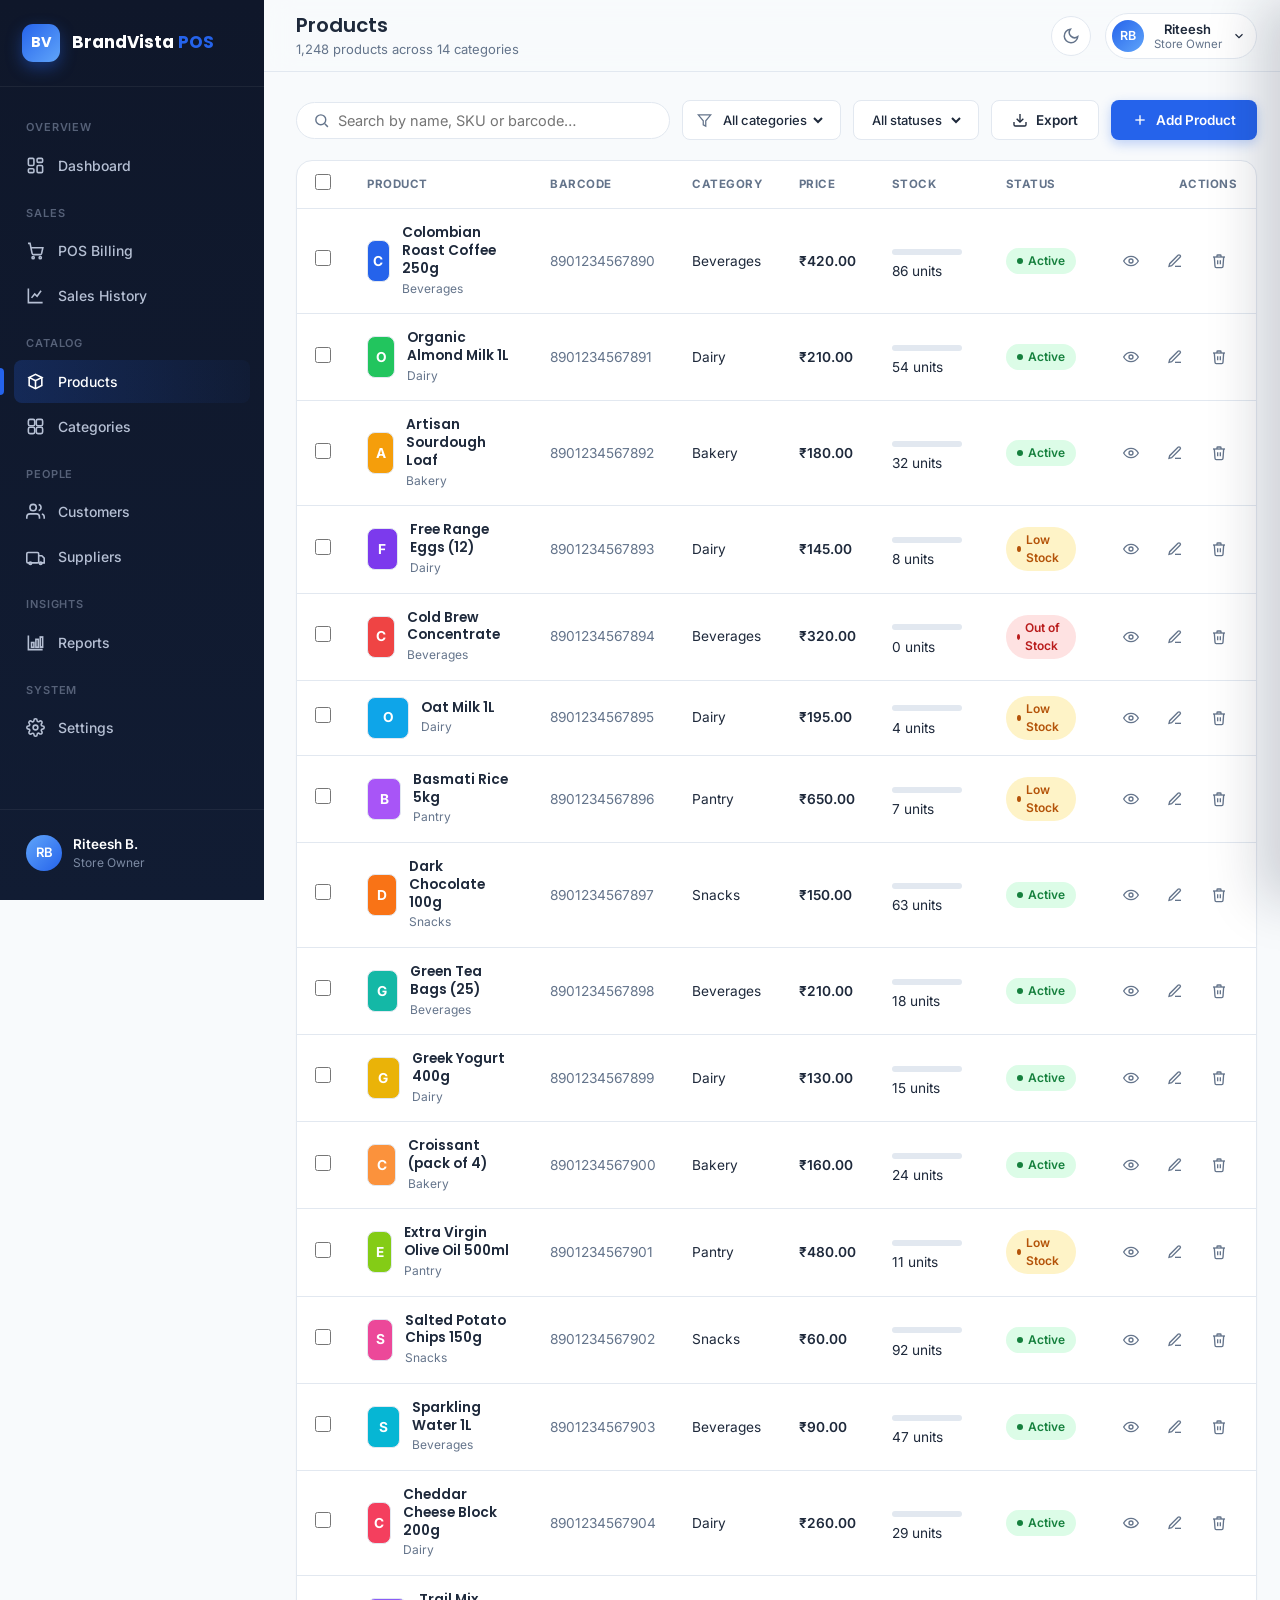
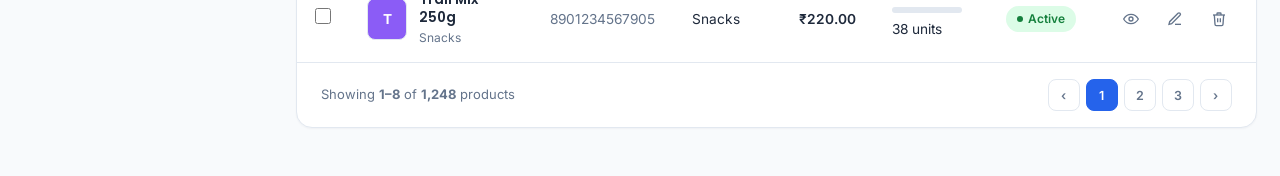
<file: products.html>
<!DOCTYPE html>
<html lang="en">
<head>
<meta charset="UTF-8">
<meta name="viewport" content="width=device-width, initial-scale=1.0">
<title>Products · BrandVista POS</title>
<link rel="icon" type="image/svg+xml" href="assets/icons/favicon.svg">
<link href="https://fonts.googleapis.com/css2?family=Inter:wght@400;500;600;700&family=Poppins:wght@500;600;700&display=swap" rel="stylesheet">
<link rel="stylesheet" href="assets/css/style.css">
<link rel="stylesheet" href="assets/css/products.css">
</head>
<body>
<div class="sidebar-backdrop" data-menu-toggle></div>
<div class="app-shell">

  <!-- ============ SIDEBAR ============ -->
  <aside class="sidebar">
    <div class="sidebar-brand">
      <div class="sidebar-brand-mark">BV</div>
      <div class="sidebar-brand-text">BrandVista <span>POS</span></div>
    </div>
    <nav class="sidebar-nav">
      <div class="sidebar-section-label">Overview</div>
      <a href="dashboard.html" class="sidebar-link">
        <svg viewBox="0 0 24 24" fill="none" stroke="currentColor" stroke-width="2"><rect x="3" y="3" width="7" height="9" rx="1.5"/><rect x="14" y="3" width="7" height="5" rx="1.5"/><rect x="14" y="12" width="7" height="9" rx="1.5"/><rect x="3" y="16" width="7" height="5" rx="1.5"/></svg>
        Dashboard
      </a>
      <div class="sidebar-section-label">Sales</div>
      <a href="pos.html" class="sidebar-link">
        <svg viewBox="0 0 24 24" fill="none" stroke="currentColor" stroke-width="2"><circle cx="9" cy="21" r="1.4"/><circle cx="18" cy="21" r="1.4"/><path d="M2.5 3h2.6l2.6 12.6a2 2 0 0 0 2 1.6h8a2 2 0 0 0 2-1.5l1.6-7.2H6.4"/></svg>
        POS Billing
      </a>
      <a href="sales-history.html" class="sidebar-link">
        <svg viewBox="0 0 24 24" fill="none" stroke="currentColor" stroke-width="2"><path d="M3 3v18h18"/><path d="M7 15l4-5 3 3 5-7"/></svg>
        Sales History
      </a>
      <div class="sidebar-section-label">Catalog</div>
      <a href="products.html" class="sidebar-link active">
        <svg viewBox="0 0 24 24" fill="none" stroke="currentColor" stroke-width="2"><path d="M20 7 12 3 4 7l8 4 8-4Z"/><path d="M4 7v10l8 4 8-4V7"/><path d="M12 11v10"/></svg>
        Products
      </a>
      <a href="categories.html" class="sidebar-link">
        <svg viewBox="0 0 24 24" fill="none" stroke="currentColor" stroke-width="2"><rect x="3" y="3" width="8" height="8" rx="2"/><rect x="13" y="3" width="8" height="8" rx="2"/><rect x="3" y="13" width="8" height="8" rx="2"/><rect x="13" y="13" width="8" height="8" rx="2"/></svg>
        Categories
      </a>
      <div class="sidebar-section-label">People</div>
      <a href="customers.html" class="sidebar-link">
        <svg viewBox="0 0 24 24" fill="none" stroke="currentColor" stroke-width="2"><path d="M17 21v-2a4 4 0 0 0-4-4H5a4 4 0 0 0-4 4v2"/><circle cx="9" cy="7" r="4"/><path d="M23 21v-2a4 4 0 0 0-3-3.87"/><path d="M16 3.13a4 4 0 0 1 0 7.75"/></svg>
        Customers
      </a>
      <a href="suppliers.html" class="sidebar-link">
        <svg viewBox="0 0 24 24" fill="none" stroke="currentColor" stroke-width="2"><rect x="1" y="7" width="15" height="13" rx="1.5"/><path d="M16 11h4l3 3v6h-7"/><circle cx="5.5" cy="20.5" r="1.6"/><circle cx="18.5" cy="20.5" r="1.6"/></svg>
        Suppliers
      </a>
      <div class="sidebar-section-label">Insights</div>
      <a href="reports.html" class="sidebar-link">
        <svg viewBox="0 0 24 24" fill="none" stroke="currentColor" stroke-width="2"><path d="M3 3v18h18"/><rect x="7" y="12" width="3" height="6"/><rect x="12.5" y="8" width="3" height="10"/><rect x="18" y="5" width="3" height="13"/></svg>
        Reports
      </a>
      <div class="sidebar-section-label">System</div>
      <a href="settings.html" class="sidebar-link">
        <svg viewBox="0 0 24 24" fill="none" stroke="currentColor" stroke-width="2"><circle cx="12" cy="12" r="3"/><path d="M19.4 15a1.65 1.65 0 0 0 .33 1.82l.06.06a2 2 0 1 1-2.83 2.83l-.06-.06a1.65 1.65 0 0 0-1.82-.33 1.65 1.65 0 0 0-1 1.51V21a2 2 0 0 1-4 0v-.09A1.65 1.65 0 0 0 9 19.4a1.65 1.65 0 0 0-1.82.33l-.06.06a2 2 0 1 1-2.83-2.83l.06-.06a1.65 1.65 0 0 0 .33-1.82 1.65 1.65 0 0 0-1.51-1H3a2 2 0 0 1 0-4h.09A1.65 1.65 0 0 0 4.6 9a1.65 1.65 0 0 0-.33-1.82l-.06-.06a2 2 0 1 1 2.83-2.83l.06.06a1.65 1.65 0 0 0 1.82.33H9a1.65 1.65 0 0 0 1-1.51V3a2 2 0 0 1 4 0v.09a1.65 1.65 0 0 0 1 1.51 1.65 1.65 0 0 0 1.82-.33l.06-.06a2 2 0 1 1 2.83 2.83l-.06.06a1.65 1.65 0 0 0-.33 1.82V9a1.65 1.65 0 0 0 1.51 1H21a2 2 0 0 1 0 4h-.09a1.65 1.65 0 0 0-1.51 1z"/></svg>
        Settings
      </a>
    </nav>
    <div class="sidebar-footer">
      <a href="profile.html" class="sidebar-user">
        <div class="sidebar-avatar" data-user-initials>RB</div>
        <div>
          <div class="sidebar-user-name" data-user-name>Riteesh B.</div>
          <div class="sidebar-user-role">Store Owner</div>
        </div>
      </a>
    </div>
  </aside>

  <!-- ============ MAIN ============ -->
  <div class="main-col">
    <header class="topbar">
      <div class="flex items-center gap-16">
        <button class="menu-toggle" data-menu-toggle aria-label="Open menu">
          <svg width="19" height="19" viewBox="0 0 24 24" fill="none" stroke="currentColor" stroke-width="2"><line x1="3" y1="6" x2="21" y2="6"/><line x1="3" y1="12" x2="21" y2="12"/><line x1="3" y1="18" x2="21" y2="18"/></svg>
        </button>
        <div class="topbar-title">
          <h1>Products</h1>
          <p>1,248 products across 14 categories</p>
        </div>
      </div>
      <div class="topbar-actions">
        <button class="icon-btn" data-theme-toggle aria-label="Toggle theme">
          <svg class="icon-moon" width="18" height="18" viewBox="0 0 24 24" fill="none" stroke="currentColor" stroke-width="2"><path d="M21 12.8A9 9 0 1 1 11.2 3 7 7 0 0 0 21 12.8Z"/></svg>
          <svg class="icon-sun" width="18" height="18" viewBox="0 0 24 24" fill="none" stroke="currentColor" stroke-width="2" style="display:none;"><circle cx="12" cy="12" r="4"/><path d="M12 2v2M12 20v2M4.9 4.9l1.4 1.4M17.7 17.7l1.4 1.4M2 12h2M20 12h2M4.9 19.1l1.4-1.4M17.7 6.3l1.4-1.4"/></svg>
        </button>
        <div class="dropdown-wrap">
          <button class="topbar-profile" data-dropdown-trigger="profilePanel">
            <div class="avatar-fallback" data-user-initials>RB</div>
            <div><div class="topbar-profile-name" data-user-name>Riteesh</div><div class="topbar-profile-role">Store Owner</div></div>
            <svg width="14" height="14" viewBox="0 0 24 24" fill="none" stroke="currentColor" stroke-width="2"><polyline points="6 9 12 15 18 9"/></svg>
          </button>
          <div class="dropdown-panel profile-menu" id="profilePanel">
            <a href="profile.html" class="profile-menu-item">My Profile</a>
            <a href="settings.html" class="profile-menu-item">Settings</a>
            <a href="index.html" class="profile-menu-item danger" data-sign-out>Sign out</a>
          </div>
        </div>
      </div>
    </header>

    <main class="content">

      <!-- Filters + actions -->
      <div class="filters-bar">
        <label class="search-box">
          <svg viewBox="0 0 24 24" fill="none" stroke="currentColor" stroke-width="2"><circle cx="11" cy="11" r="7"/><line x1="21" y1="21" x2="16.65" y2="16.65"/></svg>
          <input type="text" id="productSearch" placeholder="Search by name, SKU or barcode…">
        </label>
        <div class="chip-select">
          <svg width="15" height="15" viewBox="0 0 24 24" fill="none" stroke="currentColor" stroke-width="2"><polygon points="22 3 2 3 10 12.46 10 19 14 21 14 12.46 22 3"/></svg>
          <select id="filterCategory">
            <option value="">All categories</option>
            <option>Beverages</option>
            <option>Bakery</option>
            <option>Dairy</option>
            <option>Pantry</option>
            <option>Snacks</option>
          </select>
        </div>
        <div class="chip-select">
          <select id="filterStatus">
            <option value="">All statuses</option>
            <option>Active</option>
            <option>Low Stock</option>
            <option>Out of Stock</option>
          </select>
        </div>
        <button class="btn btn-secondary">
          <svg viewBox="0 0 24 24" fill="none" stroke="currentColor" stroke-width="2"><path d="M21 15v4a2 2 0 0 1-2 2H5a2 2 0 0 1-2-2v-4"/><polyline points="7 10 12 15 17 10"/><line x1="12" y1="15" x2="12" y2="3"/></svg>
          Export
        </button>
        <button class="btn btn-primary" id="addProductBtn">
          <svg viewBox="0 0 24 24" fill="none" stroke="currentColor" stroke-width="2"><line x1="12" y1="5" x2="12" y2="19"/><line x1="5" y1="12" x2="19" y2="12"/></svg>
          Add Product
        </button>
      </div>

      <!-- Bulk action bar (hidden until rows selected) -->
      <div class="bulk-bar hidden" id="bulkBar">
        <span id="bulkCount">0 products selected</span>
        <div class="flex gap-8">
          <button class="btn btn-secondary btn-sm">Change category</button>
          <button class="btn btn-danger btn-sm">Delete</button>
        </div>
      </div>

      <div class="card">
        <div class="table-wrap">
          <table class="data-table">
            <thead>
              <tr>
                <th class="checkbox-cell"><input type="checkbox" id="selectAll"></th>
                <th>Product</th>
                <th>Barcode</th>
                <th>Category</th>
                <th>Price</th>
                <th>Stock</th>
                <th>Status</th>
                <th style="text-align:right;">Actions</th>
              </tr>
            </thead>
            <tbody id="productsTableBody"></tbody>
          </table>
        </div>
        <div class="pagination">
          <span>Showing <strong>1–8</strong> of <strong>1,248</strong> products</span>
          <div class="pagination-controls">
            <button class="page-btn">‹</button>
            <button class="page-btn active">1</button>
            <button class="page-btn">2</button>
            <button class="page-btn">3</button>
            <button class="page-btn">›</button>
          </div>
        </div>
      </div>

    </main>
  </div>
</div>

<!-- ============ SLIDE-OVER: ADD / EDIT PRODUCT ============ -->
<div class="overlay" id="productOverlay"></div>
<aside class="slide-over" id="productSlideOver">
  <div class="slide-over-header">
    <h3 id="slideOverTitle">Add Product</h3>
    <button class="close-btn" data-close-panel>
      <svg width="16" height="16" viewBox="0 0 24 24" fill="none" stroke="currentColor" stroke-width="2"><line x1="18" y1="6" x2="6" y2="18"/><line x1="6" y1="6" x2="18" y2="18"/></svg>
    </button>
  </div>
  <div class="slide-over-body">
    <form id="productForm">
      <div class="field">
        <label>Product Image</label>
        <input type="file" id="pImageInput" accept="image/png, image/jpeg, image/webp, image/gif" hidden>
        <div class="image-drop" id="imageDrop">
          <img id="imagePreview" class="image-drop-preview hidden" alt="Product preview">
          <div id="imageDropPrompt">
            <svg viewBox="0 0 24 24" fill="none" stroke="currentColor" stroke-width="2"><path d="M21 15v4a2 2 0 0 1-2 2H5a2 2 0 0 1-2-2v-4"/><polyline points="17 8 12 3 7 8"/><line x1="12" y1="3" x2="12" y2="15"/></svg>
            <div>Click to upload or drag and drop</div>
            <div class="hint">PNG, JPG or WEBP up to 5MB</div>
          </div>
          <div id="imageDropActions" class="hidden" style="margin-top:10px;">
            <button type="button" class="btn btn-secondary btn-sm" id="removeImageBtn">Remove Image</button>
          </div>
        </div>
      </div>

      <div class="field">
        <label for="pName">Product Name</label>
        <input class="input" type="text" id="pName" placeholder="e.g. Colombian Roast Coffee 250g" required>
      </div>

      <div class="input-row">
        <div class="field">
          <label for="pBarcode">Barcode</label>
          <input class="input" type="text" id="pBarcode" placeholder="8901234567890">
        </div>
        <div class="field">
          <label for="pSku">SKU</label>
          <input class="input" type="text" id="pSku" placeholder="CRC-250">
        </div>
      </div>

      <div class="field">
        <label for="pCategory">Category</label>
        <select class="select" id="pCategory">
          <option>Beverages</option>
          <option>Bakery</option>
          <option>Dairy</option>
          <option>Pantry</option>
          <option>Snacks</option>
        </select>
      </div>

      <div class="input-row">
        <div class="field">
          <label for="pPrice">Selling Price (₹)</label>
          <input class="input" type="number" id="pPrice" placeholder="0.00" step="0.01" required>
        </div>
        <div class="field">
          <label for="pCost">Cost Price (₹)</label>
          <input class="input" type="number" id="pCost" placeholder="0.00" step="0.01">
        </div>
      </div>

      <div class="input-row">
        <div class="field">
          <label for="pStock">Stock Quantity</label>
          <input class="input" type="number" id="pStock" placeholder="0">
        </div>
        <div class="field">
          <label for="pLowStock">Low Stock Threshold</label>
          <input class="input" type="number" id="pLowStock" placeholder="10">
        </div>
      </div>

      <div class="field">
        <label for="pTax">GST Rate (%)</label>
        <select class="select" id="pTax">
          <option>0%</option>
          <option selected>5%</option>
          <option>12%</option>
          <option>18%</option>
          <option>28%</option>
        </select>
      </div>

      <div class="field">
        <label for="pDesc">Description</label>
        <textarea class="input" id="pDesc" placeholder="Short product description…"></textarea>
      </div>

      <div class="field">
        <label class="checkbox-row"><input type="checkbox" id="pActive" checked> Product is active and available for sale</label>
      </div>
    </form>
  </div>
  <div class="slide-over-footer">
    <button class="btn btn-secondary" data-close-panel>Cancel</button>
    <button class="btn btn-primary" id="saveProductBtn">Save Product</button>
  </div>
</aside>

<script src="assets/js/app.js"></script>
<script src="assets/js/products.js"></script>
<script type="module">
  import { protectPage } from './assets/js/neon-auth.js';
  protectPage();
</script>
</body>
</html>
</file>
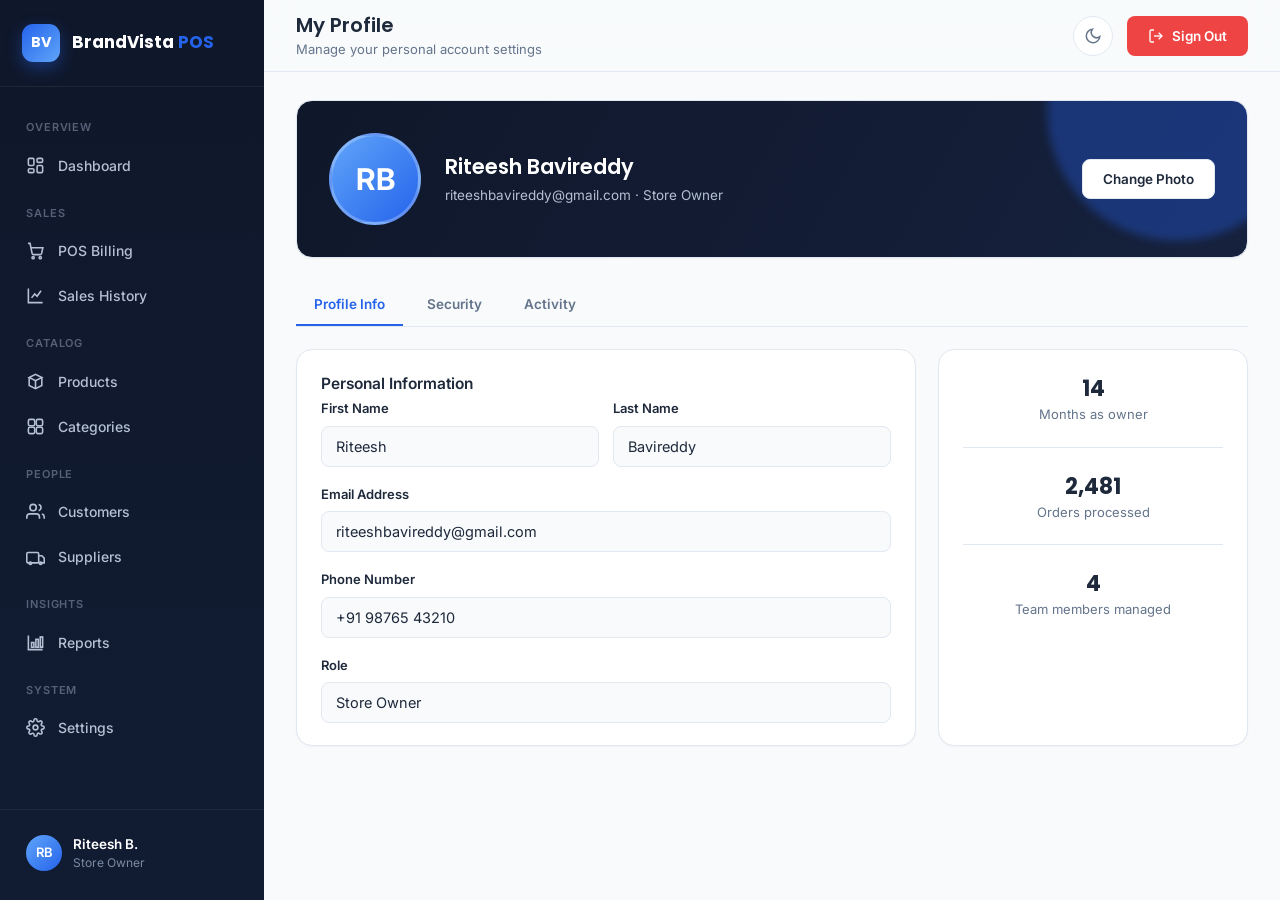
<file: profile.html>
<!DOCTYPE html>
<html lang="en">
<head>
<meta charset="UTF-8">
<meta name="viewport" content="width=device-width, initial-scale=1.0">
<title>My Profile · BrandVista POS</title>
<link rel="icon" type="image/svg+xml" href="assets/icons/favicon.svg">
<link href="https://fonts.googleapis.com/css2?family=Inter:wght@400;500;600;700&family=Poppins:wght@500;600;700&display=swap" rel="stylesheet">
<link rel="stylesheet" href="assets/css/style.css">
</head>
<body>
<div class="sidebar-backdrop" data-menu-toggle></div>
<div class="app-shell">

  <aside class="sidebar">
    <div class="sidebar-brand">
      <div class="sidebar-brand-mark">BV</div>
      <div class="sidebar-brand-text">BrandVista <span>POS</span></div>
    </div>
    <nav class="sidebar-nav">
      <div class="sidebar-section-label">Overview</div>
      <a href="dashboard.html" class="sidebar-link">
        <svg viewBox="0 0 24 24" fill="none" stroke="currentColor" stroke-width="2"><rect x="3" y="3" width="7" height="9" rx="1.5"/><rect x="14" y="3" width="7" height="5" rx="1.5"/><rect x="14" y="12" width="7" height="9" rx="1.5"/><rect x="3" y="16" width="7" height="5" rx="1.5"/></svg>
        Dashboard
      </a>
      <div class="sidebar-section-label">Sales</div>
      <a href="pos.html" class="sidebar-link">
        <svg viewBox="0 0 24 24" fill="none" stroke="currentColor" stroke-width="2"><circle cx="9" cy="21" r="1.4"/><circle cx="18" cy="21" r="1.4"/><path d="M2.5 3h2.6l2.6 12.6a2 2 0 0 0 2 1.6h8a2 2 0 0 0 2-1.5l1.6-7.2H6.4"/></svg>
        POS Billing
      </a>
      <a href="sales-history.html" class="sidebar-link">
        <svg viewBox="0 0 24 24" fill="none" stroke="currentColor" stroke-width="2"><path d="M3 3v18h18"/><path d="M7 15l4-5 3 3 5-7"/></svg>
        Sales History
      </a>
      <div class="sidebar-section-label">Catalog</div>
      <a href="products.html" class="sidebar-link">
        <svg viewBox="0 0 24 24" fill="none" stroke="currentColor" stroke-width="2"><path d="M20 7 12 3 4 7l8 4 8-4Z"/><path d="M4 7v10l8 4 8-4V7"/><path d="M12 11v10"/></svg>
        Products
      </a>
      <a href="categories.html" class="sidebar-link">
        <svg viewBox="0 0 24 24" fill="none" stroke="currentColor" stroke-width="2"><rect x="3" y="3" width="8" height="8" rx="2"/><rect x="13" y="3" width="8" height="8" rx="2"/><rect x="3" y="13" width="8" height="8" rx="2"/><rect x="13" y="13" width="8" height="8" rx="2"/></svg>
        Categories
      </a>
      <div class="sidebar-section-label">People</div>
      <a href="customers.html" class="sidebar-link">
        <svg viewBox="0 0 24 24" fill="none" stroke="currentColor" stroke-width="2"><path d="M17 21v-2a4 4 0 0 0-4-4H5a4 4 0 0 0-4 4v2"/><circle cx="9" cy="7" r="4"/><path d="M23 21v-2a4 4 0 0 0-3-3.87"/><path d="M16 3.13a4 4 0 0 1 0 7.75"/></svg>
        Customers
      </a>
      <a href="suppliers.html" class="sidebar-link">
        <svg viewBox="0 0 24 24" fill="none" stroke="currentColor" stroke-width="2"><rect x="1" y="7" width="15" height="13" rx="1.5"/><path d="M16 11h4l3 3v6h-7"/><circle cx="5.5" cy="20.5" r="1.6"/><circle cx="18.5" cy="20.5" r="1.6"/></svg>
        Suppliers
      </a>
      <div class="sidebar-section-label">Insights</div>
      <a href="reports.html" class="sidebar-link">
        <svg viewBox="0 0 24 24" fill="none" stroke="currentColor" stroke-width="2"><path d="M3 3v18h18"/><rect x="7" y="12" width="3" height="6"/><rect x="12.5" y="8" width="3" height="10"/><rect x="18" y="5" width="3" height="13"/></svg>
        Reports
      </a>
      <div class="sidebar-section-label">System</div>
      <a href="settings.html" class="sidebar-link">
        <svg viewBox="0 0 24 24" fill="none" stroke="currentColor" stroke-width="2"><circle cx="12" cy="12" r="3"/><path d="M19.4 15a1.65 1.65 0 0 0 .33 1.82l.06.06a2 2 0 1 1-2.83 2.83l-.06-.06a1.65 1.65 0 0 0-1.82-.33 1.65 1.65 0 0 0-1 1.51V21a2 2 0 0 1-4 0v-.09A1.65 1.65 0 0 0 9 19.4a1.65 1.65 0 0 0-1.82.33l-.06.06a2 2 0 1 1-2.83-2.83l.06-.06a1.65 1.65 0 0 0 .33-1.82 1.65 1.65 0 0 0-1.51-1H3a2 2 0 0 1 0-4h.09A1.65 1.65 0 0 0 4.6 9a1.65 1.65 0 0 0-.33-1.82l-.06-.06a2 2 0 1 1 2.83-2.83l.06.06a1.65 1.65 0 0 0 1.82.33H9a1.65 1.65 0 0 0 1-1.51V3a2 2 0 0 1 4 0v.09a1.65 1.65 0 0 0 1 1.51 1.65 1.65 0 0 0 1.82-.33l.06-.06a2 2 0 1 1 2.83 2.83l-.06.06a1.65 1.65 0 0 0-.33 1.82V9a1.65 1.65 0 0 0 1.51 1H21a2 2 0 0 1 0 4h-.09a1.65 1.65 0 0 0-1.51 1z"/></svg>
        Settings
      </a>
    </nav>
    <div class="sidebar-footer">
      <a href="profile.html" class="sidebar-user">
        <div class="sidebar-avatar" data-user-initials>RB</div>
        <div><div class="sidebar-user-name" data-user-name>Riteesh B.</div><div class="sidebar-user-role">Store Owner</div></div>
      </a>
    </div>
  </aside>

  <div class="main-col">
    <header class="topbar">
      <div class="flex items-center gap-16">
        <button class="menu-toggle" data-menu-toggle aria-label="Open menu">
          <svg width="19" height="19" viewBox="0 0 24 24" fill="none" stroke="currentColor" stroke-width="2"><line x1="3" y1="6" x2="21" y2="6"/><line x1="3" y1="12" x2="21" y2="12"/><line x1="3" y1="18" x2="21" y2="18"/></svg>
        </button>
        <div class="topbar-title">
          <h1>My Profile</h1>
          <p>Manage your personal account settings</p>
        </div>
      </div>
      <div class="topbar-actions">
        <button class="icon-btn" data-theme-toggle aria-label="Toggle theme">
          <svg class="icon-moon" width="18" height="18" viewBox="0 0 24 24" fill="none" stroke="currentColor" stroke-width="2"><path d="M21 12.8A9 9 0 1 1 11.2 3 7 7 0 0 0 21 12.8Z"/></svg>
          <svg class="icon-sun" width="18" height="18" viewBox="0 0 24 24" fill="none" stroke="currentColor" stroke-width="2" style="display:none;"><circle cx="12" cy="12" r="4"/><path d="M12 2v2M12 20v2M4.9 4.9l1.4 1.4M17.7 17.7l1.4 1.4M2 12h2M20 12h2M4.9 19.1l1.4-1.4M17.7 6.3l1.4-1.4"/></svg>
        </button>
        <button class="btn btn-danger" data-sign-out>
          <svg viewBox="0 0 24 24" fill="none" stroke="currentColor" stroke-width="2"><path d="M9 21H5a2 2 0 0 1-2-2V5a2 2 0 0 1 2-2h4"/><polyline points="16 17 21 12 16 7"/><line x1="21" y1="12" x2="9" y2="12"/></svg>
          Sign Out
        </button>
      </div>
    </header>

    <main class="content">
      <div class="card profile-header-card mb-24">
        <div class="profile-avatar-lg" data-user-initials>RB</div>
        <div class="profile-header-info">
          <h2 data-user-name>Riteesh Bavireddy</h2>
          <p><span data-user-email>riteeshbavireddy@gmail.com</span> · Store Owner</p>
        </div>
        <button class="btn btn-secondary" style="position:relative; z-index:1;" id="changePhotoBtn">Change Photo</button>
      </div>

      <div class="profile-tabs">
        <button class="profile-tab active" data-tab="info">Profile Info</button>
        <button class="profile-tab" data-tab="security">Security</button>
        <button class="profile-tab" data-tab="activity">Activity</button>
      </div>

      <div class="profile-tab-panel" id="tab-info">
        <div class="grid grid-2-1">
          <div class="card card-pad">
            <div class="section-title">Personal Information</div>
            <div class="input-row">
              <div class="field"><label for="firstName">First Name</label><input class="input" type="text" id="firstName" value="Riteesh"></div>
              <div class="field"><label for="lastName">Last Name</label><input class="input" type="text" id="lastName" value="Bavireddy"></div>
            </div>
            <div class="field"><label for="pEmail">Email Address</label><input class="input" type="email" id="pEmail" value="riteeshbavireddy@gmail.com"></div>
            <div class="field"><label for="pPhone">Phone Number</label><input class="input" type="tel" id="pPhone" value="+91 98765 43210"></div>
            <div class="field" style="margin-bottom:0;"><label for="pRole">Role</label><input class="input" type="text" id="pRole" value="Store Owner" disabled></div>
          </div>
          <div class="card card-pad" style="text-align:center;">
            <div class="stat-value" style="font-size:22px;">14</div>
            <div class="stat-label mb-16">Months as owner</div>
            <div class="divider"></div>
            <div class="stat-value" style="font-size:22px;">2,481</div>
            <div class="stat-label mb-16">Orders processed</div>
            <div class="divider"></div>
            <div class="stat-value" style="font-size:22px;">4</div>
            <div class="stat-label">Team members managed</div>
          </div>
        </div>
      </div>

      <div class="profile-tab-panel hidden" id="tab-security">
        <div class="card card-pad">
          <div class="section-title">Change Password</div>
          <div class="field"><label for="currentPassword">Current Password</label><input class="input" type="password" id="currentPassword" placeholder="••••••••"></div>
          <div class="input-row">
            <div class="field"><label for="newPassword">New Password</label><input class="input" type="password" id="newPassword" placeholder="••••••••"></div>
            <div class="field"><label for="confirmPassword">Confirm New Password</label><input class="input" type="password" id="confirmPassword" placeholder="••••••••"></div>
          </div>
          <button class="btn btn-primary" id="updatePasswordBtn">Update Password</button>
        </div>
        <div class="card card-pad mt-24">
          <div class="settings-row" style="border:none; padding:0;">
            <div class="settings-row-label"><h4>Two-Factor Authentication</h4><p>Add an extra layer of security to your account</p></div>
            <label class="switch"><input type="checkbox"><span class="switch-track"></span></label>
          </div>
        </div>
      </div>

      <div class="profile-tab-panel hidden" id="tab-activity">
        <div class="card card-pad">
          <div class="section-title">Recent Activity</div>
          <div class="timeline mt-16">
            <div class="timeline-item"><h5>Signed in from Chrome on Windows</h5><p>Today, 9:14 AM</p></div>
            <div class="timeline-item"><h5>Updated store GST settings</h5><p>Yesterday, 4:52 PM</p></div>
            <div class="timeline-item"><h5>Processed order #10432</h5><p>Yesterday, 11:42 AM</p></div>
            <div class="timeline-item"><h5>Added new product "Cold Brew Concentrate"</h5><p>3 days ago</p></div>
            <div class="timeline-item"><h5>Account created</h5><p>14 months ago</p></div>
          </div>
        </div>
      </div>

    </main>
  </div>
</div>

<script src="assets/js/app.js"></script>
<script>
  document.querySelectorAll('.profile-tab').forEach((tab) => {
    tab.addEventListener('click', () => {
      document.querySelectorAll('.profile-tab').forEach((t) => t.classList.remove('active'));
      document.querySelectorAll('.profile-tab-panel').forEach((p) => p.classList.add('hidden'));
      tab.classList.add('active');
      document.getElementById(`tab-${tab.getAttribute('data-tab')}`).classList.remove('hidden');
    });
  });

  document.getElementById('changePhotoBtn').addEventListener('click', () => {
    BrandVista.showToast('Photo upload requires a connected backend.', 'info');
  });

  document.getElementById('updatePasswordBtn').addEventListener('click', () => {
    BrandVista.showToast('For security, password changes are sent via email — use "Forgot password?" on the sign-in screen.', 'info', 5000);
  });
</script>
<script type="module">
  import { protectPage } from './assets/js/neon-auth.js';

  protectPage().then((session) => {
    if (!session) return;
    const user = session.user;
    // Populate the editable profile fields with the real signed-in user.
    const [first, ...rest] = (user.name || '').split(' ');
    if (document.getElementById('firstName')) document.getElementById('firstName').value = first || '';
    if (document.getElementById('lastName')) document.getElementById('lastName').value = rest.join(' ');
    if (document.getElementById('pEmail')) document.getElementById('pEmail').value = user.email || '';
  });
</script>
</body>
</html>
</file>
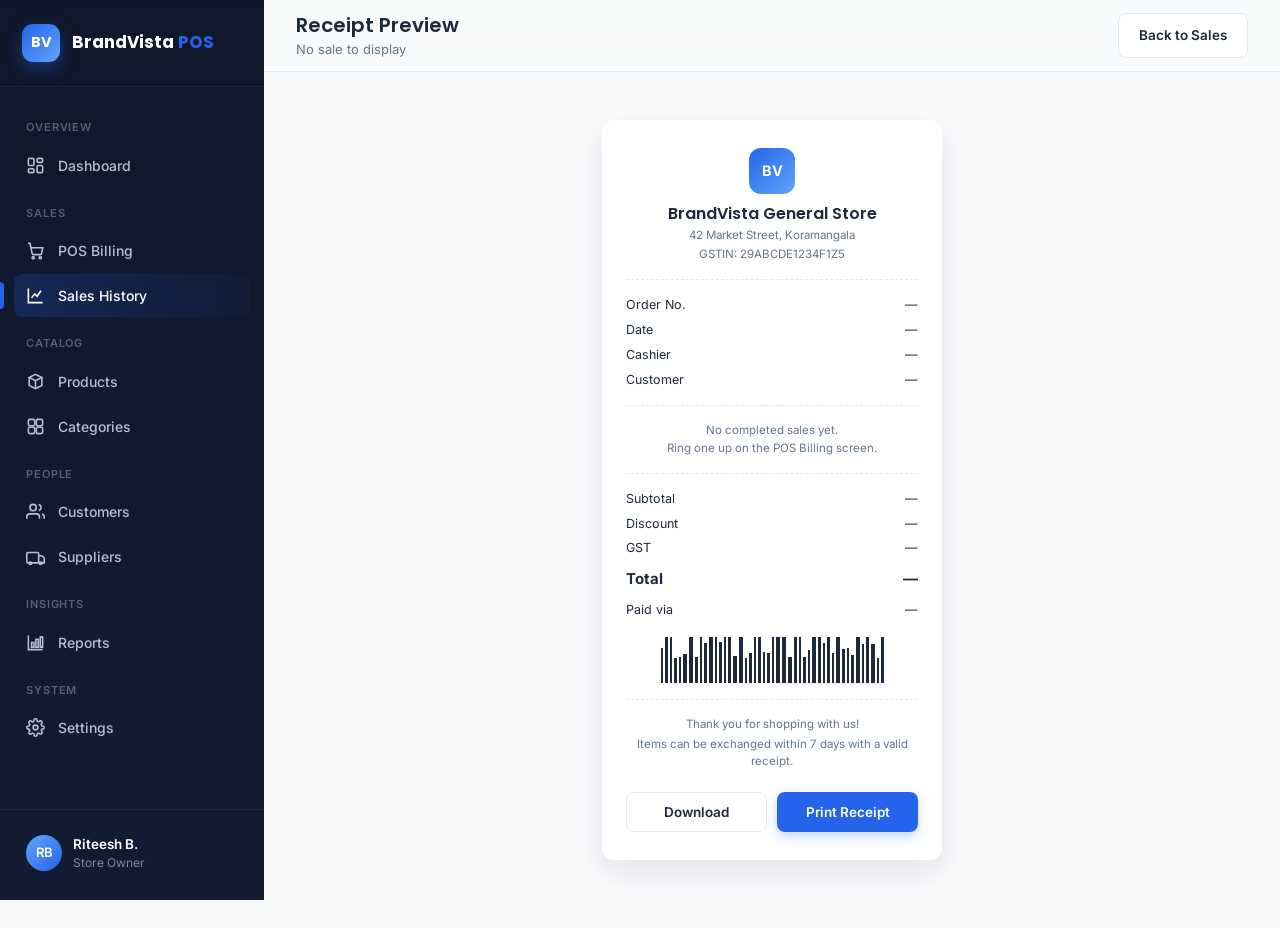
<file: receipt.html>
<!DOCTYPE html>
<html lang="en">
<head>
<meta charset="UTF-8">
<meta name="viewport" content="width=device-width, initial-scale=1.0">
<title>Receipt Preview · BrandVista POS</title>
<link rel="icon" type="image/svg+xml" href="assets/icons/favicon.svg">
<link href="https://fonts.googleapis.com/css2?family=Inter:wght@400;500;600;700&family=Poppins:wght@500;600;700&display=swap" rel="stylesheet">
<link rel="stylesheet" href="assets/css/style.css">
</head>
<body>
<div class="sidebar-backdrop no-print" data-menu-toggle></div>
<div class="app-shell">

  <aside class="sidebar no-print">
    <div class="sidebar-brand">
      <div class="sidebar-brand-mark">BV</div>
      <div class="sidebar-brand-text">BrandVista <span>POS</span></div>
    </div>
    <nav class="sidebar-nav">
      <div class="sidebar-section-label">Overview</div>
      <a href="dashboard.html" class="sidebar-link">
        <svg viewBox="0 0 24 24" fill="none" stroke="currentColor" stroke-width="2"><rect x="3" y="3" width="7" height="9" rx="1.5"/><rect x="14" y="3" width="7" height="5" rx="1.5"/><rect x="14" y="12" width="7" height="9" rx="1.5"/><rect x="3" y="16" width="7" height="5" rx="1.5"/></svg>
        Dashboard
      </a>
      <div class="sidebar-section-label">Sales</div>
      <a href="pos.html" class="sidebar-link">
        <svg viewBox="0 0 24 24" fill="none" stroke="currentColor" stroke-width="2"><circle cx="9" cy="21" r="1.4"/><circle cx="18" cy="21" r="1.4"/><path d="M2.5 3h2.6l2.6 12.6a2 2 0 0 0 2 1.6h8a2 2 0 0 0 2-1.5l1.6-7.2H6.4"/></svg>
        POS Billing
      </a>
      <a href="sales-history.html" class="sidebar-link active">
        <svg viewBox="0 0 24 24" fill="none" stroke="currentColor" stroke-width="2"><path d="M3 3v18h18"/><path d="M7 15l4-5 3 3 5-7"/></svg>
        Sales History
      </a>
      <div class="sidebar-section-label">Catalog</div>
      <a href="products.html" class="sidebar-link">
        <svg viewBox="0 0 24 24" fill="none" stroke="currentColor" stroke-width="2"><path d="M20 7 12 3 4 7l8 4 8-4Z"/><path d="M4 7v10l8 4 8-4V7"/><path d="M12 11v10"/></svg>
        Products
      </a>
      <a href="categories.html" class="sidebar-link">
        <svg viewBox="0 0 24 24" fill="none" stroke="currentColor" stroke-width="2"><rect x="3" y="3" width="8" height="8" rx="2"/><rect x="13" y="3" width="8" height="8" rx="2"/><rect x="3" y="13" width="8" height="8" rx="2"/><rect x="13" y="13" width="8" height="8" rx="2"/></svg>
        Categories
      </a>
      <div class="sidebar-section-label">People</div>
      <a href="customers.html" class="sidebar-link">
        <svg viewBox="0 0 24 24" fill="none" stroke="currentColor" stroke-width="2"><path d="M17 21v-2a4 4 0 0 0-4-4H5a4 4 0 0 0-4 4v2"/><circle cx="9" cy="7" r="4"/><path d="M23 21v-2a4 4 0 0 0-3-3.87"/><path d="M16 3.13a4 4 0 0 1 0 7.75"/></svg>
        Customers
      </a>
      <a href="suppliers.html" class="sidebar-link">
        <svg viewBox="0 0 24 24" fill="none" stroke="currentColor" stroke-width="2"><rect x="1" y="7" width="15" height="13" rx="1.5"/><path d="M16 11h4l3 3v6h-7"/><circle cx="5.5" cy="20.5" r="1.6"/><circle cx="18.5" cy="20.5" r="1.6"/></svg>
        Suppliers
      </a>
      <div class="sidebar-section-label">Insights</div>
      <a href="reports.html" class="sidebar-link">
        <svg viewBox="0 0 24 24" fill="none" stroke="currentColor" stroke-width="2"><path d="M3 3v18h18"/><rect x="7" y="12" width="3" height="6"/><rect x="12.5" y="8" width="3" height="10"/><rect x="18" y="5" width="3" height="13"/></svg>
        Reports
      </a>
      <div class="sidebar-section-label">System</div>
      <a href="settings.html" class="sidebar-link">
        <svg viewBox="0 0 24 24" fill="none" stroke="currentColor" stroke-width="2"><circle cx="12" cy="12" r="3"/><path d="M19.4 15a1.65 1.65 0 0 0 .33 1.82l.06.06a2 2 0 1 1-2.83 2.83l-.06-.06a1.65 1.65 0 0 0-1.82-.33 1.65 1.65 0 0 0-1 1.51V21a2 2 0 0 1-4 0v-.09A1.65 1.65 0 0 0 9 19.4a1.65 1.65 0 0 0-1.82.33l-.06.06a2 2 0 1 1-2.83-2.83l.06-.06a1.65 1.65 0 0 0 .33-1.82 1.65 1.65 0 0 0-1.51-1H3a2 2 0 0 1 0-4h.09A1.65 1.65 0 0 0 4.6 9a1.65 1.65 0 0 0-.33-1.82l-.06-.06a2 2 0 1 1 2.83-2.83l.06.06a1.65 1.65 0 0 0 1.82.33H9a1.65 1.65 0 0 0 1-1.51V3a2 2 0 0 1 4 0v.09a1.65 1.65 0 0 0 1 1.51 1.65 1.65 0 0 0 1.82-.33l.06-.06a2 2 0 1 1 2.83 2.83l-.06.06a1.65 1.65 0 0 0-.33 1.82V9a1.65 1.65 0 0 0 1.51 1H21a2 2 0 0 1 0 4h-.09a1.65 1.65 0 0 0-1.51 1z"/></svg>
        Settings
      </a>
    </nav>
    <div class="sidebar-footer">
      <a href="profile.html" class="sidebar-user">
        <div class="sidebar-avatar" data-user-initials>RB</div>
        <div><div class="sidebar-user-name" data-user-name>Riteesh B.</div><div class="sidebar-user-role">Store Owner</div></div>
      </a>
    </div>
  </aside>

  <div class="main-col">
    <header class="topbar no-print">
      <div class="flex items-center gap-16">
        <button class="menu-toggle" data-menu-toggle aria-label="Open menu">
          <svg width="19" height="19" viewBox="0 0 24 24" fill="none" stroke="currentColor" stroke-width="2"><line x1="3" y1="6" x2="21" y2="6"/><line x1="3" y1="12" x2="21" y2="12"/><line x1="3" y1="18" x2="21" y2="18"/></svg>
        </button>
        <div class="topbar-title">
          <h1>Receipt Preview</h1>
          <p id="rcptSubtitle">Loading receipt…</p>
        </div>
      </div>
      <div class="topbar-actions">
        <a href="sales-history.html" class="btn btn-secondary">Back to Sales</a>
      </div>
    </header>

    <main class="content">
      <div class="receipt-page-wrap">
        <div class="receipt" id="receiptCard">
          <div class="receipt-center">
            <div class="receipt-logo" id="rcptLogo">BV</div>
            <h3 id="rcptStoreName">BrandVista General Store</h3>
            <p class="muted-line" id="rcptStoreAddress">42 Market Street, Koramangala</p>
            <p class="muted-line" id="rcptStorePhone"></p>
            <p class="muted-line" id="rcptGstin">GSTIN: 29ABCDE1234F1Z5</p>
          </div>

          <div class="receipt-dashed"></div>

          <div class="receipt-row"><span>Order No.</span><span id="rcptOrderNo">#—</span></div>
          <div class="receipt-row"><span>Date</span><span id="rcptDate">—</span></div>
          <div class="receipt-row"><span>Cashier</span><span id="rcptCashier">—</span></div>
          <div class="receipt-row"><span>Customer</span><span id="rcptCustomer">—</span></div>

          <div class="receipt-dashed"></div>

          <div class="receipt-items" id="rcptItems"></div>

          <div class="receipt-dashed"></div>

          <div class="receipt-row"><span>Subtotal</span><span id="rcptSubtotal">—</span></div>
          <div class="receipt-row" id="rcptDiscountRow"><span>Discount</span><span id="rcptDiscount">—</span></div>
          <div class="receipt-row" id="rcptTaxRow"><span id="rcptTaxLabel">GST</span><span id="rcptTax">—</span></div>
          <div class="receipt-total-row"><span>Total</span><span id="rcptTotal">—</span></div>
          <div class="receipt-row" style="margin-top:10px;"><span>Paid via</span><span id="rcptPayment">—</span></div>

          <div class="receipt-barcode" id="barcode"></div>
          <p class="muted-line receipt-center" id="rcptBarcodeText">*—*</p>

          <div class="receipt-dashed"></div>
          <p class="muted-line receipt-center" id="rcptFooter">Thank you for shopping with us!</p>
          <p class="muted-line receipt-center">Items can be exchanged within 7 days with a valid receipt.</p>

          <div class="receipt-actions no-print">
            <button class="btn btn-secondary btn-block" id="downloadReceiptBtn">Download</button>
            <button class="btn btn-primary btn-block" onclick="window.print()">Print Receipt</button>
          </div>
        </div>
      </div>
    </main>
  </div>
</div>

<script src="assets/js/app.js"></script>
<script>
  /* ==========================================================================
     Renders the receipt from the stored sale record.

     Which sale: ?id=<orderId> when arriving from checkout or sales history,
     otherwise the most recent sale. If there are no sales at all we say so
     rather than displaying invented figures — a receipt showing numbers that
     belong to no transaction is worse than an empty state.

     Business details and the tax rate come from the sale's own snapshot, so
     reprinting an old bill shows the details in force when it was rung up.
     ========================================================================== */
  document.addEventListener('DOMContentLoaded', () => {
    const params = new URLSearchParams(window.location.search);
    const requestedId = params.get('id');
    const sale = requestedId ? BrandVista.getSaleById(requestedId) : BrandVista.getLastSale();

    const el = (id) => document.getElementById(id);

    if (!sale) {
      el('rcptSubtitle').textContent = 'No sale to display';
      el('rcptItems').innerHTML =
        '<p class="muted-line receipt-center">No completed sales yet.<br>Ring one up on the POS Billing screen.</p>';
      ['rcptSubtotal', 'rcptDiscount', 'rcptTax', 'rcptTotal', 'rcptPayment'].forEach((id) => {
        el(id).textContent = '—';
      });
      el('rcptOrderNo').textContent = '—';
      el('rcptBarcodeText').textContent = '';
      renderBarcode();
      return;
    }

    // Fall back to current settings for sales written before snapshots existed.
    const store = sale.store || BrandVista.getSettings();
    const symbol = store.currencySymbol || '₹';
    const money = (n) => `${symbol}${Number(n).toLocaleString('en-IN', { minimumFractionDigits: 2, maximumFractionDigits: 2 })}`;

    /* ---- Business header ---- */
    el('rcptStoreName').textContent = store.name || store.storeName || 'Store';
    el('rcptStoreAddress').textContent = store.address || store.storeAddress || '';
    el('rcptStorePhone').textContent = (store.phone || store.storePhone)
      ? `Tel: ${store.phone || store.storePhone}` : '';
    const gstin = store.gstNumber || '';
    el('rcptGstin').textContent = gstin ? `GSTIN: ${gstin}` : '';

    if (store.logo) {
      el('rcptLogo').innerHTML =
        `<img src="${store.logo}" alt="" style="width:100%;height:100%;object-fit:contain;border-radius:inherit;">`;
    } else {
      el('rcptLogo').textContent = (store.name || store.storeName || 'BV')
        .split(/\s+/).filter(Boolean).slice(0, 2).map((w) => w[0].toUpperCase()).join('') || 'BV';
    }

    /* ---- Meta ---- */
    el('rcptSubtitle').textContent = `Order #${sale.id} · ${sale.dateLabel}`;
    el('rcptOrderNo').textContent = `#${sale.id}`;
    el('rcptDate').textContent = sale.dateLabel;
    el('rcptCashier').textContent = sale.cashier || '—';
    el('rcptCustomer').textContent = sale.customer || 'Walk-in Customer';

    /* ---- Line items ---- */
    el('rcptItems').innerHTML = (sale.items || []).map((i) => `
      <div class="receipt-row">
        <span>${i.qty} × ${escapeHtml(i.name)}</span>
        <span>${money(i.lineTotal !== undefined ? i.lineTotal : i.price * i.qty)}</span>
      </div>`).join('');

    /* ---- Totals ---- */
    el('rcptSubtotal').textContent = money(sale.subtotal);

    if (sale.discount > 0) {
      el('rcptDiscount').textContent = `−${money(sale.discount)}`;
    } else {
      el('rcptDiscountRow').style.display = 'none';
    }

    if (sale.taxRate > 0) {
      el('rcptTaxLabel').textContent = `GST (${sale.taxRate}%)`;
      el('rcptTax').textContent = money(sale.tax);
    } else {
      el('rcptTaxRow').style.display = 'none';
    }

    el('rcptTotal').textContent = money(sale.total);
    el('rcptPayment').textContent = sale.payment || '—';
    el('rcptBarcodeText').textContent = `*${sale.id}*`;
    el('rcptFooter').textContent = store.receiptFooter || 'Thank you for shopping with us!';

    renderBarcode();

    function escapeHtml(str) {
      const d = document.createElement('div');
      d.textContent = str == null ? '' : str;
      return d.innerHTML;
    }
  });

  // Decorative barcode pattern (not a scannable encoding).
  function renderBarcode() {
    const barcode = document.getElementById('barcode');
    if (!barcode) return;
    let bars = '';
    for (let i = 0; i < 46; i++) {
      const height = Math.random() > 0.5 ? '100%' : `${50 + Math.random() * 40}%`;
      const width = Math.random() > 0.7 ? '4px' : '2.5px';
      bars += `<span style="height:${height}; width:${width};"></span>`;
    }
    barcode.innerHTML = bars;
  }

  document.getElementById('downloadReceiptBtn').addEventListener('click', () => {
    BrandVista.showToast('Preparing receipt for download…', 'info');
  });
</script>
<script type="module">
  import { protectPage } from './assets/js/neon-auth.js';
  protectPage();
</script>
</body>
</html>
</file>
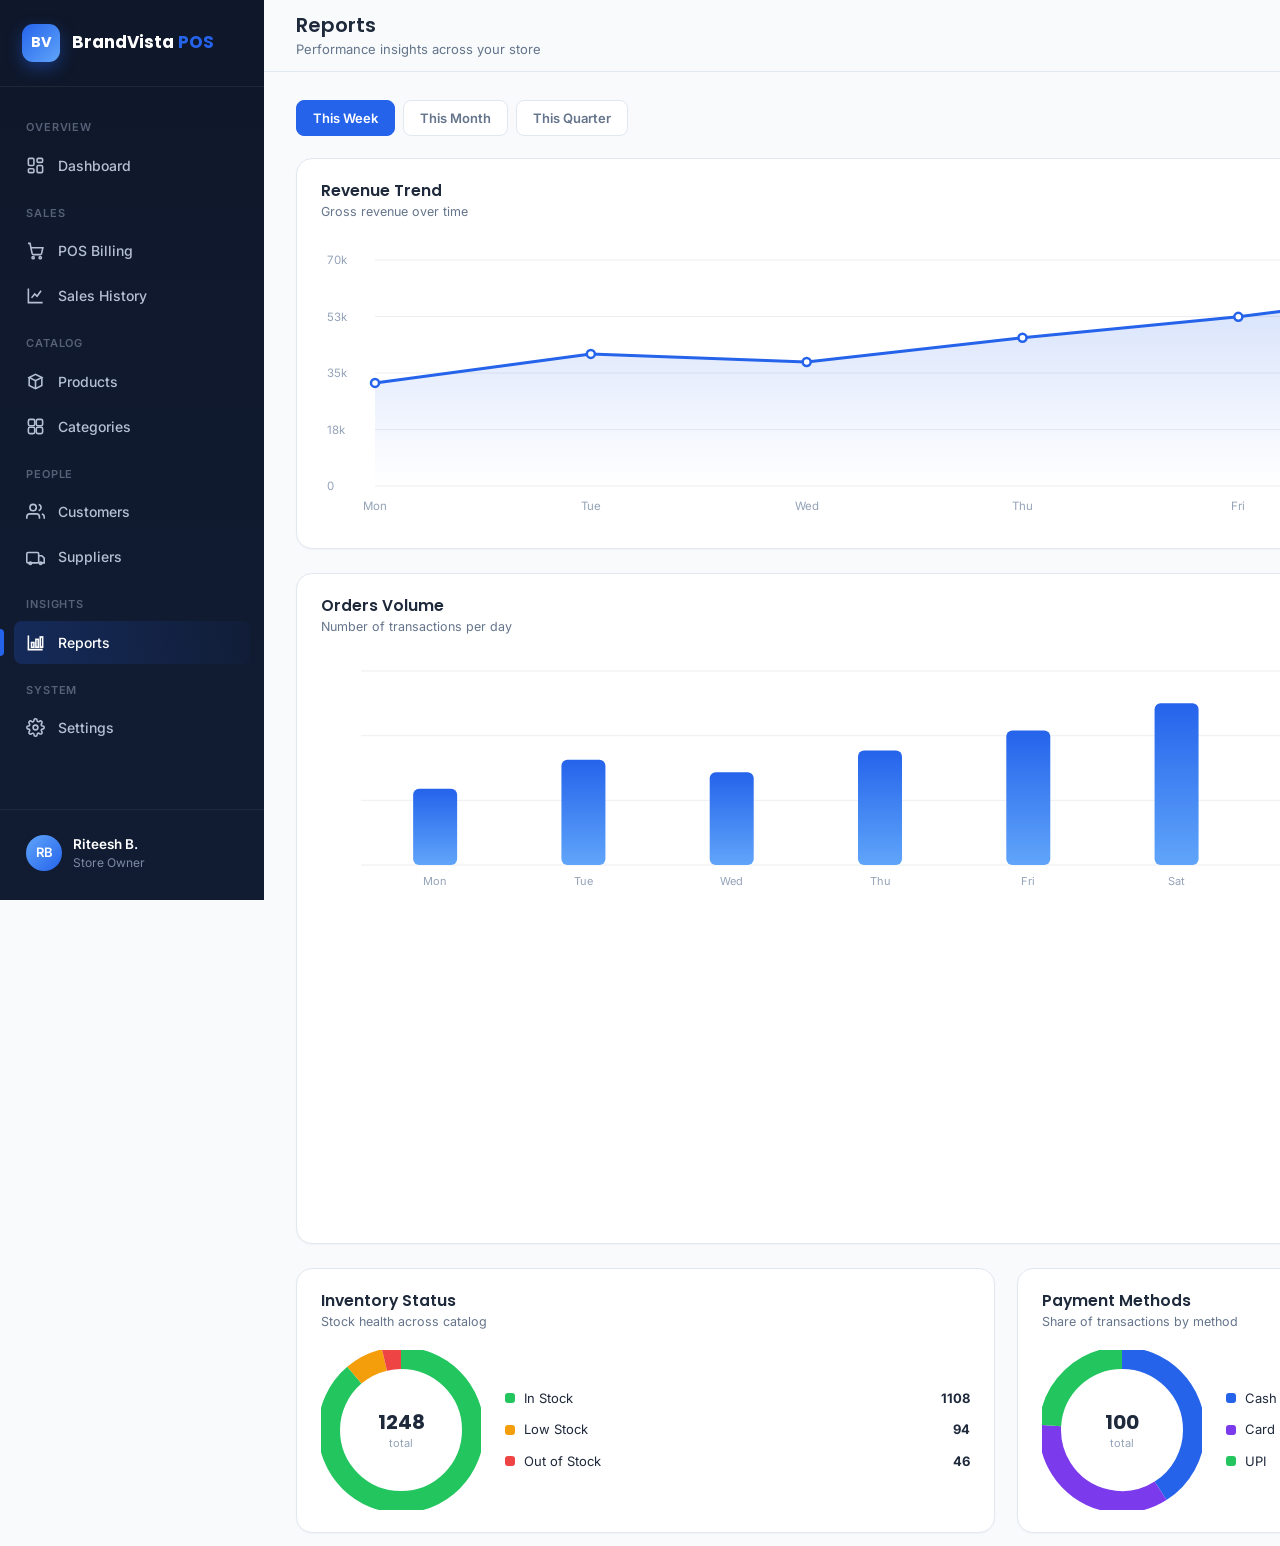
<file: reports.html>
<!DOCTYPE html>
<html lang="en">
<head>
<meta charset="UTF-8">
<meta name="viewport" content="width=device-width, initial-scale=1.0">
<title>Reports · BrandVista POS</title>
<link rel="icon" type="image/svg+xml" href="assets/icons/favicon.svg">
<link href="https://fonts.googleapis.com/css2?family=Inter:wght@400;500;600;700&family=Poppins:wght@500;600;700&display=swap" rel="stylesheet">
<link rel="stylesheet" href="assets/css/style.css">
<link rel="stylesheet" href="assets/css/reports.css">
</head>
<body>
<div class="sidebar-backdrop" data-menu-toggle></div>
<div class="app-shell">

  <aside class="sidebar">
    <div class="sidebar-brand">
      <div class="sidebar-brand-mark">BV</div>
      <div class="sidebar-brand-text">BrandVista <span>POS</span></div>
    </div>
    <nav class="sidebar-nav">
      <div class="sidebar-section-label">Overview</div>
      <a href="dashboard.html" class="sidebar-link">
        <svg viewBox="0 0 24 24" fill="none" stroke="currentColor" stroke-width="2"><rect x="3" y="3" width="7" height="9" rx="1.5"/><rect x="14" y="3" width="7" height="5" rx="1.5"/><rect x="14" y="12" width="7" height="9" rx="1.5"/><rect x="3" y="16" width="7" height="5" rx="1.5"/></svg>
        Dashboard
      </a>
      <div class="sidebar-section-label">Sales</div>
      <a href="pos.html" class="sidebar-link">
        <svg viewBox="0 0 24 24" fill="none" stroke="currentColor" stroke-width="2"><circle cx="9" cy="21" r="1.4"/><circle cx="18" cy="21" r="1.4"/><path d="M2.5 3h2.6l2.6 12.6a2 2 0 0 0 2 1.6h8a2 2 0 0 0 2-1.5l1.6-7.2H6.4"/></svg>
        POS Billing
      </a>
      <a href="sales-history.html" class="sidebar-link">
        <svg viewBox="0 0 24 24" fill="none" stroke="currentColor" stroke-width="2"><path d="M3 3v18h18"/><path d="M7 15l4-5 3 3 5-7"/></svg>
        Sales History
      </a>
      <div class="sidebar-section-label">Catalog</div>
      <a href="products.html" class="sidebar-link">
        <svg viewBox="0 0 24 24" fill="none" stroke="currentColor" stroke-width="2"><path d="M20 7 12 3 4 7l8 4 8-4Z"/><path d="M4 7v10l8 4 8-4V7"/><path d="M12 11v10"/></svg>
        Products
      </a>
      <a href="categories.html" class="sidebar-link">
        <svg viewBox="0 0 24 24" fill="none" stroke="currentColor" stroke-width="2"><rect x="3" y="3" width="8" height="8" rx="2"/><rect x="13" y="3" width="8" height="8" rx="2"/><rect x="3" y="13" width="8" height="8" rx="2"/><rect x="13" y="13" width="8" height="8" rx="2"/></svg>
        Categories
      </a>
      <div class="sidebar-section-label">People</div>
      <a href="customers.html" class="sidebar-link">
        <svg viewBox="0 0 24 24" fill="none" stroke="currentColor" stroke-width="2"><path d="M17 21v-2a4 4 0 0 0-4-4H5a4 4 0 0 0-4 4v2"/><circle cx="9" cy="7" r="4"/><path d="M23 21v-2a4 4 0 0 0-3-3.87"/><path d="M16 3.13a4 4 0 0 1 0 7.75"/></svg>
        Customers
      </a>
      <a href="suppliers.html" class="sidebar-link">
        <svg viewBox="0 0 24 24" fill="none" stroke="currentColor" stroke-width="2"><rect x="1" y="7" width="15" height="13" rx="1.5"/><path d="M16 11h4l3 3v6h-7"/><circle cx="5.5" cy="20.5" r="1.6"/><circle cx="18.5" cy="20.5" r="1.6"/></svg>
        Suppliers
      </a>
      <div class="sidebar-section-label">Insights</div>
      <a href="reports.html" class="sidebar-link active">
        <svg viewBox="0 0 24 24" fill="none" stroke="currentColor" stroke-width="2"><path d="M3 3v18h18"/><rect x="7" y="12" width="3" height="6"/><rect x="12.5" y="8" width="3" height="10"/><rect x="18" y="5" width="3" height="13"/></svg>
        Reports
      </a>
      <div class="sidebar-section-label">System</div>
      <a href="settings.html" class="sidebar-link">
        <svg viewBox="0 0 24 24" fill="none" stroke="currentColor" stroke-width="2"><circle cx="12" cy="12" r="3"/><path d="M19.4 15a1.65 1.65 0 0 0 .33 1.82l.06.06a2 2 0 1 1-2.83 2.83l-.06-.06a1.65 1.65 0 0 0-1.82-.33 1.65 1.65 0 0 0-1 1.51V21a2 2 0 0 1-4 0v-.09A1.65 1.65 0 0 0 9 19.4a1.65 1.65 0 0 0-1.82.33l-.06.06a2 2 0 1 1-2.83-2.83l.06-.06a1.65 1.65 0 0 0 .33-1.82 1.65 1.65 0 0 0-1.51-1H3a2 2 0 0 1 0-4h.09A1.65 1.65 0 0 0 4.6 9a1.65 1.65 0 0 0-.33-1.82l-.06-.06a2 2 0 1 1 2.83-2.83l.06.06a1.65 1.65 0 0 0 1.82.33H9a1.65 1.65 0 0 0 1-1.51V3a2 2 0 0 1 4 0v.09a1.65 1.65 0 0 0 1 1.51 1.65 1.65 0 0 0 1.82-.33l.06-.06a2 2 0 1 1 2.83 2.83l-.06.06a1.65 1.65 0 0 0-.33 1.82V9a1.65 1.65 0 0 0 1.51 1H21a2 2 0 0 1 0 4h-.09a1.65 1.65 0 0 0-1.51 1z"/></svg>
        Settings
      </a>
    </nav>
    <div class="sidebar-footer">
      <a href="profile.html" class="sidebar-user">
        <div class="sidebar-avatar" data-user-initials>RB</div>
        <div><div class="sidebar-user-name" data-user-name>Riteesh B.</div><div class="sidebar-user-role">Store Owner</div></div>
      </a>
    </div>
  </aside>

  <div class="main-col">
    <header class="topbar">
      <div class="flex items-center gap-16">
        <button class="menu-toggle" data-menu-toggle aria-label="Open menu">
          <svg width="19" height="19" viewBox="0 0 24 24" fill="none" stroke="currentColor" stroke-width="2"><line x1="3" y1="6" x2="21" y2="6"/><line x1="3" y1="12" x2="21" y2="12"/><line x1="3" y1="18" x2="21" y2="18"/></svg>
        </button>
        <div class="topbar-title">
          <h1>Reports</h1>
          <p>Performance insights across your store</p>
        </div>
      </div>
      <div class="topbar-actions">
        <button class="icon-btn" data-theme-toggle aria-label="Toggle theme">
          <svg class="icon-moon" width="18" height="18" viewBox="0 0 24 24" fill="none" stroke="currentColor" stroke-width="2"><path d="M21 12.8A9 9 0 1 1 11.2 3 7 7 0 0 0 21 12.8Z"/></svg>
          <svg class="icon-sun" width="18" height="18" viewBox="0 0 24 24" fill="none" stroke="currentColor" stroke-width="2" style="display:none;"><circle cx="12" cy="12" r="4"/><path d="M12 2v2M12 20v2M4.9 4.9l1.4 1.4M17.7 17.7l1.4 1.4M2 12h2M20 12h2M4.9 19.1l1.4-1.4M17.7 6.3l1.4-1.4"/></svg>
        </button>
        <button class="btn btn-secondary">
          <svg viewBox="0 0 24 24" fill="none" stroke="currentColor" stroke-width="2"><path d="M21 15v4a2 2 0 0 1-2 2H5a2 2 0 0 1-2-2v-4"/><polyline points="7 10 12 15 17 10"/><line x1="12" y1="15" x2="12" y2="3"/></svg>
          Export Report
        </button>
      </div>
    </header>

    <main class="content">
      <div class="report-tabs">
        <button class="report-tab active" data-period="week">This Week</button>
        <button class="report-tab" data-period="month">This Month</button>
        <button class="report-tab" data-period="quarter">This Quarter</button>
      </div>

      <div class="card report-chart-card mb-24">
        <div class="card-header">
          <div><h3>Revenue Trend</h3><p>Gross revenue over time</p></div>
        </div>
        <canvas id="reportRevenueChart" height="280"></canvas>
      </div>

      <div class="grid grid-2-1 mb-24">
        <div class="card report-chart-card">
          <div class="card-header"><div><h3>Orders Volume</h3><p>Number of transactions per day</p></div></div>
          <canvas id="ordersChart" height="240"></canvas>
        </div>
        <div class="card">
          <div class="card-header"><div><h3>Best Sellers</h3><p>By revenue this period</p></div></div>
          <div class="card-pad" id="bestSellersList"></div>
        </div>
      </div>

      <div class="grid grid-2">
        <div class="card report-chart-card">
          <div class="card-header"><div><h3>Inventory Status</h3><p>Stock health across catalog</p></div></div>
          <div class="donut-wrap">
            <canvas id="inventoryDonut" width="160" height="160"></canvas>
            <div class="donut-legend" id="inventoryLegend"></div>
          </div>
        </div>
        <div class="card report-chart-card">
          <div class="card-header"><div><h3>Payment Methods</h3><p>Share of transactions by method</p></div></div>
          <div class="donut-wrap">
            <canvas id="paymentDonut" width="160" height="160"></canvas>
            <div class="donut-legend" id="paymentLegend"></div>
          </div>
        </div>
      </div>
    </main>
  </div>
</div>

<script src="assets/js/app.js"></script>
<script src="assets/js/reports.js"></script>
<script type="module">
  import { protectPage } from './assets/js/neon-auth.js';
  protectPage();
</script>
</body>
</html>
</file>
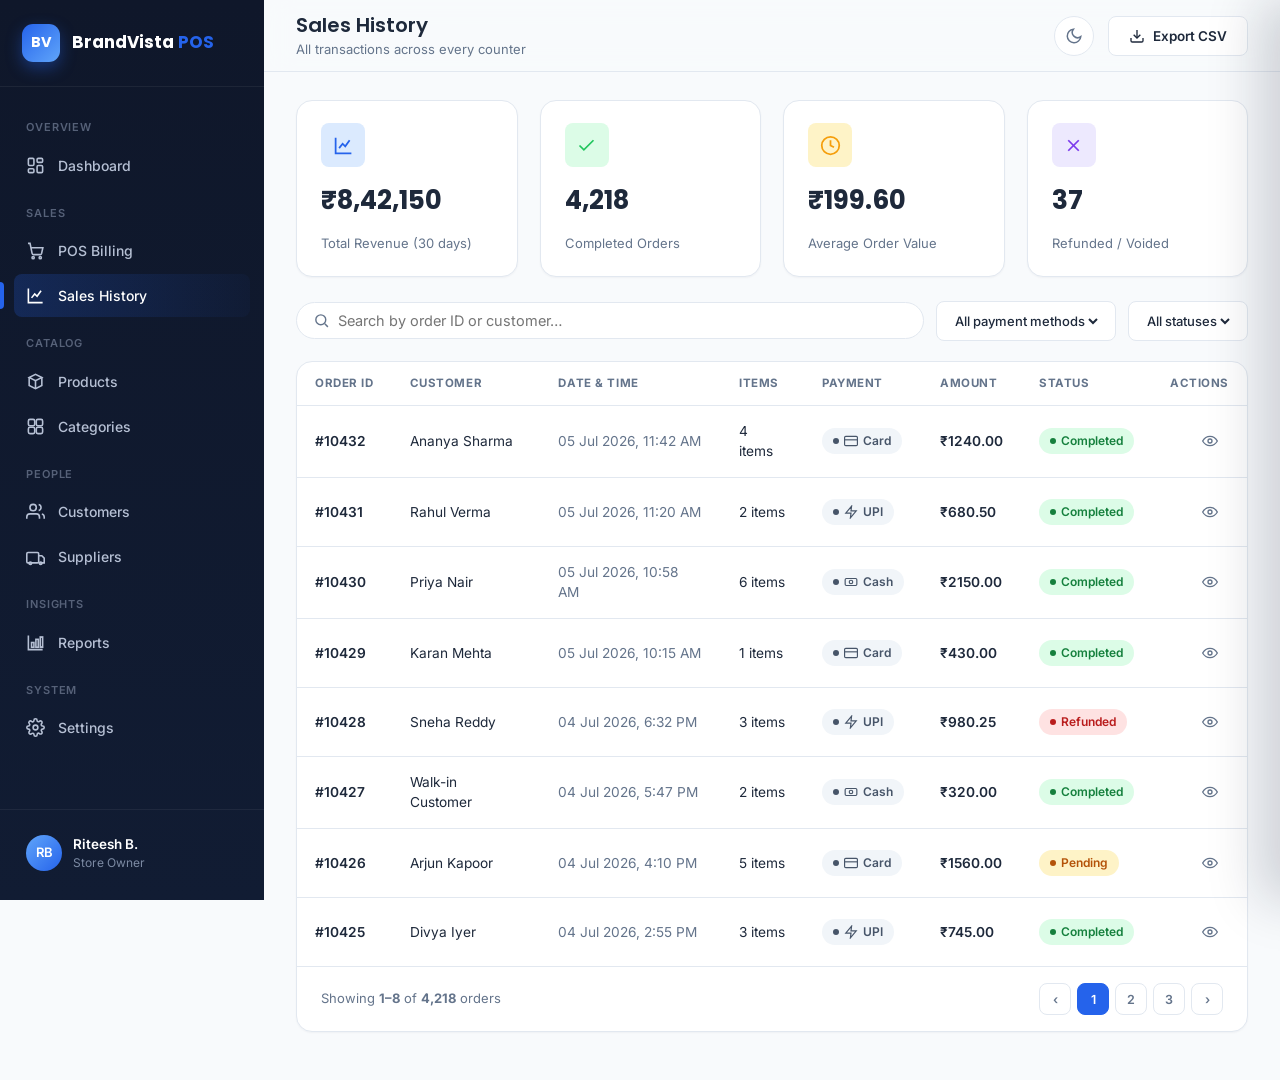
<file: sales-history.html>
<!DOCTYPE html>
<html lang="en">
<head>
<meta charset="UTF-8">
<meta name="viewport" content="width=device-width, initial-scale=1.0">
<title>Sales History · BrandVista POS</title>
<link rel="icon" type="image/svg+xml" href="assets/icons/favicon.svg">
<link href="https://fonts.googleapis.com/css2?family=Inter:wght@400;500;600;700&family=Poppins:wght@500;600;700&display=swap" rel="stylesheet">
<link rel="stylesheet" href="assets/css/style.css">
</head>
<body>
<div class="sidebar-backdrop" data-menu-toggle></div>
<div class="app-shell">

  <aside class="sidebar">
    <div class="sidebar-brand">
      <div class="sidebar-brand-mark">BV</div>
      <div class="sidebar-brand-text">BrandVista <span>POS</span></div>
    </div>
    <nav class="sidebar-nav">
      <div class="sidebar-section-label">Overview</div>
      <a href="dashboard.html" class="sidebar-link">
        <svg viewBox="0 0 24 24" fill="none" stroke="currentColor" stroke-width="2"><rect x="3" y="3" width="7" height="9" rx="1.5"/><rect x="14" y="3" width="7" height="5" rx="1.5"/><rect x="14" y="12" width="7" height="9" rx="1.5"/><rect x="3" y="16" width="7" height="5" rx="1.5"/></svg>
        Dashboard
      </a>
      <div class="sidebar-section-label">Sales</div>
      <a href="pos.html" class="sidebar-link">
        <svg viewBox="0 0 24 24" fill="none" stroke="currentColor" stroke-width="2"><circle cx="9" cy="21" r="1.4"/><circle cx="18" cy="21" r="1.4"/><path d="M2.5 3h2.6l2.6 12.6a2 2 0 0 0 2 1.6h8a2 2 0 0 0 2-1.5l1.6-7.2H6.4"/></svg>
        POS Billing
      </a>
      <a href="sales-history.html" class="sidebar-link active">
        <svg viewBox="0 0 24 24" fill="none" stroke="currentColor" stroke-width="2"><path d="M3 3v18h18"/><path d="M7 15l4-5 3 3 5-7"/></svg>
        Sales History
      </a>
      <div class="sidebar-section-label">Catalog</div>
      <a href="products.html" class="sidebar-link">
        <svg viewBox="0 0 24 24" fill="none" stroke="currentColor" stroke-width="2"><path d="M20 7 12 3 4 7l8 4 8-4Z"/><path d="M4 7v10l8 4 8-4V7"/><path d="M12 11v10"/></svg>
        Products
      </a>
      <a href="categories.html" class="sidebar-link">
        <svg viewBox="0 0 24 24" fill="none" stroke="currentColor" stroke-width="2"><rect x="3" y="3" width="8" height="8" rx="2"/><rect x="13" y="3" width="8" height="8" rx="2"/><rect x="3" y="13" width="8" height="8" rx="2"/><rect x="13" y="13" width="8" height="8" rx="2"/></svg>
        Categories
      </a>
      <div class="sidebar-section-label">People</div>
      <a href="customers.html" class="sidebar-link">
        <svg viewBox="0 0 24 24" fill="none" stroke="currentColor" stroke-width="2"><path d="M17 21v-2a4 4 0 0 0-4-4H5a4 4 0 0 0-4 4v2"/><circle cx="9" cy="7" r="4"/><path d="M23 21v-2a4 4 0 0 0-3-3.87"/><path d="M16 3.13a4 4 0 0 1 0 7.75"/></svg>
        Customers
      </a>
      <a href="suppliers.html" class="sidebar-link">
        <svg viewBox="0 0 24 24" fill="none" stroke="currentColor" stroke-width="2"><rect x="1" y="7" width="15" height="13" rx="1.5"/><path d="M16 11h4l3 3v6h-7"/><circle cx="5.5" cy="20.5" r="1.6"/><circle cx="18.5" cy="20.5" r="1.6"/></svg>
        Suppliers
      </a>
      <div class="sidebar-section-label">Insights</div>
      <a href="reports.html" class="sidebar-link">
        <svg viewBox="0 0 24 24" fill="none" stroke="currentColor" stroke-width="2"><path d="M3 3v18h18"/><rect x="7" y="12" width="3" height="6"/><rect x="12.5" y="8" width="3" height="10"/><rect x="18" y="5" width="3" height="13"/></svg>
        Reports
      </a>
      <div class="sidebar-section-label">System</div>
      <a href="settings.html" class="sidebar-link">
        <svg viewBox="0 0 24 24" fill="none" stroke="currentColor" stroke-width="2"><circle cx="12" cy="12" r="3"/><path d="M19.4 15a1.65 1.65 0 0 0 .33 1.82l.06.06a2 2 0 1 1-2.83 2.83l-.06-.06a1.65 1.65 0 0 0-1.82-.33 1.65 1.65 0 0 0-1 1.51V21a2 2 0 0 1-4 0v-.09A1.65 1.65 0 0 0 9 19.4a1.65 1.65 0 0 0-1.82.33l-.06.06a2 2 0 1 1-2.83-2.83l.06-.06a1.65 1.65 0 0 0 .33-1.82 1.65 1.65 0 0 0-1.51-1H3a2 2 0 0 1 0-4h.09A1.65 1.65 0 0 0 4.6 9a1.65 1.65 0 0 0-.33-1.82l-.06-.06a2 2 0 1 1 2.83-2.83l.06.06a1.65 1.65 0 0 0 1.82.33H9a1.65 1.65 0 0 0 1-1.51V3a2 2 0 0 1 4 0v.09a1.65 1.65 0 0 0 1 1.51 1.65 1.65 0 0 0 1.82-.33l.06-.06a2 2 0 1 1 2.83 2.83l-.06.06a1.65 1.65 0 0 0-.33 1.82V9a1.65 1.65 0 0 0 1.51 1H21a2 2 0 0 1 0 4h-.09a1.65 1.65 0 0 0-1.51 1z"/></svg>
        Settings
      </a>
    </nav>
    <div class="sidebar-footer">
      <a href="profile.html" class="sidebar-user">
        <div class="sidebar-avatar" data-user-initials>RB</div>
        <div><div class="sidebar-user-name" data-user-name>Riteesh B.</div><div class="sidebar-user-role">Store Owner</div></div>
      </a>
    </div>
  </aside>

  <div class="main-col">
    <header class="topbar">
      <div class="flex items-center gap-16">
        <button class="menu-toggle" data-menu-toggle aria-label="Open menu">
          <svg width="19" height="19" viewBox="0 0 24 24" fill="none" stroke="currentColor" stroke-width="2"><line x1="3" y1="6" x2="21" y2="6"/><line x1="3" y1="12" x2="21" y2="12"/><line x1="3" y1="18" x2="21" y2="18"/></svg>
        </button>
        <div class="topbar-title">
          <h1>Sales History</h1>
          <p>All transactions across every counter</p>
        </div>
      </div>
      <div class="topbar-actions">
        <button class="icon-btn" data-theme-toggle aria-label="Toggle theme">
          <svg class="icon-moon" width="18" height="18" viewBox="0 0 24 24" fill="none" stroke="currentColor" stroke-width="2"><path d="M21 12.8A9 9 0 1 1 11.2 3 7 7 0 0 0 21 12.8Z"/></svg>
          <svg class="icon-sun" width="18" height="18" viewBox="0 0 24 24" fill="none" stroke="currentColor" stroke-width="2" style="display:none;"><circle cx="12" cy="12" r="4"/><path d="M12 2v2M12 20v2M4.9 4.9l1.4 1.4M17.7 17.7l1.4 1.4M2 12h2M20 12h2M4.9 19.1l1.4-1.4M17.7 6.3l1.4-1.4"/></svg>
        </button>
        <button class="btn btn-secondary">
          <svg viewBox="0 0 24 24" fill="none" stroke="currentColor" stroke-width="2"><path d="M21 15v4a2 2 0 0 1-2 2H5a2 2 0 0 1-2-2v-4"/><polyline points="7 10 12 15 17 10"/><line x1="12" y1="15" x2="12" y2="3"/></svg>
          Export CSV
        </button>
      </div>
    </header>

    <main class="content">

      <div class="grid grid-4 mb-24">
        <div class="card stat-card">
          <div class="stat-icon blue"><svg viewBox="0 0 24 24" fill="none" stroke="currentColor" stroke-width="2"><path d="M3 3v18h18"/><path d="M7 15l4-5 3 3 5-7"/></svg></div>
          <div class="stat-value">₹8,42,150</div>
          <div class="stat-label">Total Revenue (30 days)</div>
        </div>
        <div class="card stat-card">
          <div class="stat-icon green"><svg viewBox="0 0 24 24" fill="none" stroke="currentColor" stroke-width="2"><path d="M20 6 9 17l-5-5"/></svg></div>
          <div class="stat-value">4,218</div>
          <div class="stat-label">Completed Orders</div>
        </div>
        <div class="card stat-card">
          <div class="stat-icon amber"><svg viewBox="0 0 24 24" fill="none" stroke="currentColor" stroke-width="2"><circle cx="12" cy="12" r="10"/><polyline points="12 6 12 12 16 14"/></svg></div>
          <div class="stat-value">₹199.60</div>
          <div class="stat-label">Average Order Value</div>
        </div>
        <div class="card stat-card">
          <div class="stat-icon purple"><svg viewBox="0 0 24 24" fill="none" stroke="currentColor" stroke-width="2"><line x1="18" y1="6" x2="6" y2="18"/><line x1="6" y1="6" x2="18" y2="18"/></svg></div>
          <div class="stat-value">37</div>
          <div class="stat-label">Refunded / Voided</div>
        </div>
      </div>

      <div class="filters-bar">
        <label class="search-box">
          <svg viewBox="0 0 24 24" fill="none" stroke="currentColor" stroke-width="2"><circle cx="11" cy="11" r="7"/><line x1="21" y1="21" x2="16.65" y2="16.65"/></svg>
          <input type="text" id="orderSearch" placeholder="Search by order ID or customer…">
        </label>
        <div class="chip-select">
          <select id="filterPayment">
            <option value="">All payment methods</option>
            <option>Cash</option>
            <option>Card</option>
            <option>UPI</option>
          </select>
        </div>
        <div class="chip-select">
          <select id="filterOrderStatus">
            <option value="">All statuses</option>
            <option>Completed</option>
            <option>Refunded</option>
            <option>Pending</option>
          </select>
        </div>
      </div>

      <div class="card">
        <div class="table-wrap">
          <table class="data-table">
            <thead>
              <tr>
                <th>Order ID</th>
                <th>Customer</th>
                <th>Date &amp; Time</th>
                <th>Items</th>
                <th>Payment</th>
                <th>Amount</th>
                <th>Status</th>
                <th style="text-align:right;">Actions</th>
              </tr>
            </thead>
            <tbody id="ordersTableBody"></tbody>
          </table>
        </div>
        <div class="pagination">
          <span>Showing <strong>1–8</strong> of <strong>4,218</strong> orders</span>
          <div class="pagination-controls">
            <button class="page-btn">‹</button>
            <button class="page-btn active">1</button>
            <button class="page-btn">2</button>
            <button class="page-btn">3</button>
            <button class="page-btn">›</button>
          </div>
        </div>
      </div>
    </main>
  </div>
</div>

<!-- Order detail slide-over -->
<div class="overlay" id="orderOverlay"></div>
<aside class="slide-over" id="orderSlideOver">
  <div class="slide-over-header">
    <h3 id="orderSlideOverTitle">Order Details</h3>
    <button class="close-btn" data-close-panel>
      <svg width="16" height="16" viewBox="0 0 24 24" fill="none" stroke="currentColor" stroke-width="2"><line x1="18" y1="6" x2="6" y2="18"/><line x1="6" y1="6" x2="18" y2="18"/></svg>
    </button>
  </div>
  <div class="slide-over-body" id="orderSlideOverBody"></div>
  <div class="slide-over-footer">
    <button class="btn btn-secondary" data-close-panel>Close</button>
    <a class="btn btn-primary" id="slideOverReceiptLink" href="receipt.html">Print Receipt</a>
  </div>
</aside>

<script src="assets/js/app.js"></script>
<script>
  const paymentIcon = {
    Cash: '<svg width="14" height="14" viewBox="0 0 24 24" fill="none" stroke="currentColor" stroke-width="2"><rect x="2" y="6" width="20" height="12" rx="2"/><circle cx="12" cy="12" r="3"/></svg>',
    Card: '<svg width="14" height="14" viewBox="0 0 24 24" fill="none" stroke="currentColor" stroke-width="2"><rect x="1" y="4" width="22" height="16" rx="2"/><line x1="1" y1="10" x2="23" y2="10"/></svg>',
    UPI: '<svg width="14" height="14" viewBox="0 0 24 24" fill="none" stroke="currentColor" stroke-width="2"><path d="M13 2 3 14h9l-1 8 10-12h-9z"/></svg>',
  };

  const statusCls = { Completed: 'badge-success', Refunded: 'badge-danger', Pending: 'badge-warning' };

  // Real completed sales come first, followed by the seeded demo rows so the
  // table still looks populated on a fresh install. Real ones carry `real:true`
  // so the row actions can deep-link to their stored receipt.
  const realOrders = BrandVista.getSales().map((s) => ({
    id: s.id,
    customer: s.customer,
    date: s.dateLabel,
    items: s.itemCount,
    payment: s.payment,
    amount: s.total,
    status: s.status || 'Completed',
    real: true,
  }));

  const demoOrders = [
    { id: 10432, customer: 'Ananya Sharma', date: '05 Jul 2026, 11:42 AM', items: 4, payment: 'Card', amount: 1240.00, status: 'Completed' },
    { id: 10431, customer: 'Rahul Verma', date: '05 Jul 2026, 11:20 AM', items: 2, payment: 'UPI', amount: 680.50, status: 'Completed' },
    { id: 10430, customer: 'Priya Nair', date: '05 Jul 2026, 10:58 AM', items: 6, payment: 'Cash', amount: 2150.00, status: 'Completed' },
    { id: 10429, customer: 'Karan Mehta', date: '05 Jul 2026, 10:15 AM', items: 1, payment: 'Card', amount: 430.00, status: 'Completed' },
    { id: 10428, customer: 'Sneha Reddy', date: '04 Jul 2026, 6:32 PM', items: 3, payment: 'UPI', amount: 980.25, status: 'Refunded' },
    { id: 10427, customer: 'Walk-in Customer', date: '04 Jul 2026, 5:47 PM', items: 2, payment: 'Cash', amount: 320.00, status: 'Completed' },
    { id: 10426, customer: 'Arjun Kapoor', date: '04 Jul 2026, 4:10 PM', items: 5, payment: 'Card', amount: 1560.00, status: 'Pending' },
    { id: 10425, customer: 'Divya Iyer', date: '04 Jul 2026, 2:55 PM', items: 3, payment: 'UPI', amount: 745.00, status: 'Completed' },
  ];

  const orders = [...realOrders, ...demoOrders];

  const tbody = document.getElementById('ordersTableBody');
  const searchInput = document.getElementById('orderSearch');
  const filterPayment = document.getElementById('filterPayment');
  const filterStatus = document.getElementById('filterOrderStatus');

  function render() {
    const q = searchInput.value.trim().toLowerCase();
    const payment = filterPayment.value;
    const status = filterStatus.value;

    const filtered = orders.filter((o) =>
      (!q || String(o.id).includes(q) || o.customer.toLowerCase().includes(q)) &&
      (!payment || o.payment === payment) &&
      (!status || o.status === status)
    );

    tbody.innerHTML = filtered.map((o) => `
      <tr>
        <td class="cell-primary">#${o.id}</td>
        <td>${o.customer}</td>
        <td class="cell-muted">${o.date}</td>
        <td>${o.items} items</td>
        <td><span class="badge badge-neutral">${paymentIcon[o.payment]} ${o.payment}</span></td>
        <td class="cell-primary">₹${o.amount.toFixed(2)}</td>
        <td><span class="badge ${statusCls[o.status]}">${o.status}</span></td>
        <td>
          <div class="row-actions" style="justify-content:flex-end;">
            <button class="btn btn-ghost btn-icon" data-view="${o.id}" title="View details">
              <svg width="16" height="16" viewBox="0 0 24 24" fill="none" stroke="currentColor" stroke-width="2"><path d="M1 12s4-7 11-7 11 7 11 7-4 7-11 7-11-7-11-7z"/><circle cx="12" cy="12" r="3"/></svg>
            </button>
            ${o.real ? `<a class="btn btn-ghost btn-icon" href="receipt.html?id=${o.id}" title="Print receipt">
              <svg width="16" height="16" viewBox="0 0 24 24" fill="none" stroke="currentColor" stroke-width="2"><path d="M6 9V2h12v7"/><path d="M6 18H4a2 2 0 0 1-2-2v-5a2 2 0 0 1 2-2h16a2 2 0 0 1 2 2v5a2 2 0 0 1-2 2h-2"/><rect x="6" y="14" width="12" height="8"/></svg>
            </a>` : ''}
          </div>
        </td>
      </tr>
    `).join('');
  }

  searchInput.addEventListener('input', render);
  filterPayment.addEventListener('change', render);
  filterStatus.addEventListener('change', render);

  const overlay = document.getElementById('orderOverlay');
  const slideOver = document.getElementById('orderSlideOver');
  const body = document.getElementById('orderSlideOverBody');

  const sampleItems = [
    { name: 'Colombian Roast Coffee 250g', qty: 2, price: 420 },
    { name: 'Organic Almond Milk 1L', qty: 1, price: 210 },
    { name: 'Dark Chocolate 100g', qty: 3, price: 150 },
  ];

  tbody.addEventListener('click', (e) => {
    const id = e.target.closest('[data-view]')?.getAttribute('data-view');
    if (!id) return;
    const o = orders.find((x) => x.id == id);
    document.getElementById('orderSlideOverTitle').textContent = `Order #${o.id}`;

    // For a real sale, show ITS stored lines and ITS stored tax rate. The demo
    // rows fall back to the sample basket at the current configured rate —
    // never a hard-coded 5%.
    const stored = o.real ? BrandVista.getSaleById(o.id) : null;
    const lineItems = stored ? stored.items : sampleItems;
    const subtotal = stored
      ? stored.subtotal
      : sampleItems.reduce((s, i) => s + i.price * i.qty, 0);
    const taxRate = stored ? stored.taxRate : BrandVista.getTaxRate();
    const tax = stored ? stored.tax : (subtotal * taxRate / 100);

    const receiptLink = document.getElementById('slideOverReceiptLink');
    if (receiptLink) receiptLink.href = o.real ? `receipt.html?id=${o.id}` : 'receipt.html';
    body.innerHTML = `
      <div class="flex justify-between items-center mb-16">
        <span class="badge ${statusCls[o.status]}">${o.status}</span>
        <span class="text-sm text-muted">${o.date}</span>
      </div>
      <div class="card card-pad mb-16">
        <div class="section-title" style="margin-bottom:2px;">${o.customer}</div>
        <div class="text-sm text-muted">Paid via ${o.payment} · Counter 1</div>
      </div>
      <div class="section-title">Items</div>
      <div class="mb-16">
        ${lineItems.map((i) => `
          <div class="receipt-row" style="font-size:13.5px; margin-bottom:10px;">
            <span>${i.qty} × ${i.name}</span>
            <span class="cell-primary">₹${(i.qty * i.price).toFixed(2)}</span>
          </div>
        `).join('')}
      </div>
      <div class="divider"></div>
      <div class="receipt-row"><span>Subtotal</span><span>₹${subtotal.toFixed(2)}</span></div>
      <div class="receipt-row"><span>GST (${taxRate}%)</span><span>₹${tax.toFixed(2)}</span></div>
      <div class="receipt-total-row"><span>Total</span><span>₹${o.amount.toFixed(2)}</span></div>
    `;
    BrandVista.openPanel(slideOver, overlay);
  });

  overlay.addEventListener('click', () => BrandVista.closePanel(slideOver, overlay));
  document.querySelectorAll('[data-close-panel]').forEach((btn) => btn.addEventListener('click', () => BrandVista.closePanel(slideOver, overlay)));

  render();
</script>
<script type="module">
  import { protectPage } from './assets/js/neon-auth.js';
  protectPage();
</script>
</body>
</html>
</file>
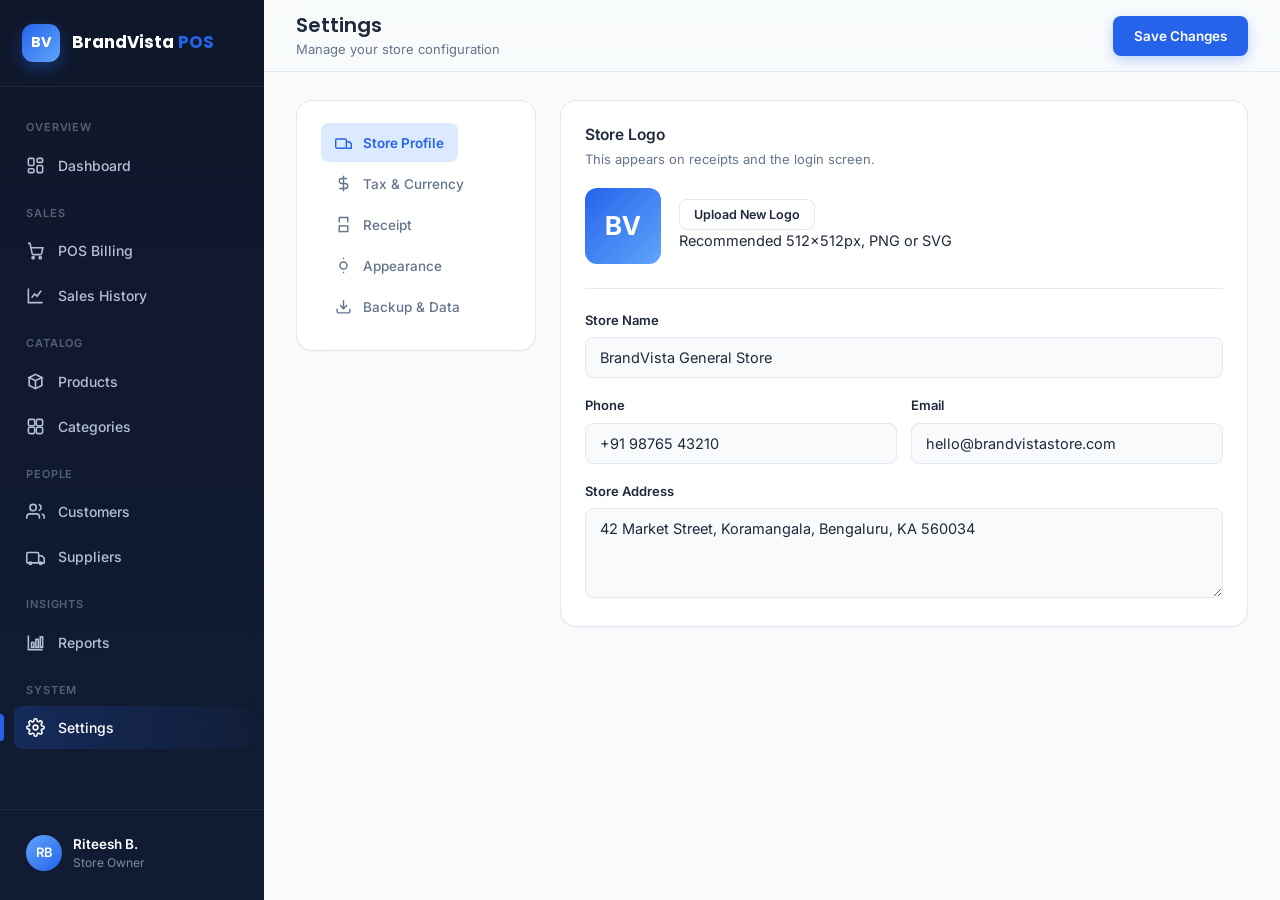
<file: settings.html>
<!DOCTYPE html>
<html lang="en">
<head>
<meta charset="UTF-8">
<meta name="viewport" content="width=device-width, initial-scale=1.0">
<title>Settings · BrandVista POS</title>
<link rel="icon" type="image/svg+xml" href="assets/icons/favicon.svg">
<link href="https://fonts.googleapis.com/css2?family=Inter:wght@400;500;600;700&family=Poppins:wght@500;600;700&display=swap" rel="stylesheet">
<link rel="stylesheet" href="assets/css/style.css">
<link rel="stylesheet" href="assets/css/settings.css">
</head>
<body>
<div class="sidebar-backdrop" data-menu-toggle></div>
<div class="app-shell">

  <aside class="sidebar">
    <div class="sidebar-brand">
      <div class="sidebar-brand-mark">BV</div>
      <div class="sidebar-brand-text">BrandVista <span>POS</span></div>
    </div>
    <nav class="sidebar-nav">
      <div class="sidebar-section-label">Overview</div>
      <a href="dashboard.html" class="sidebar-link">
        <svg viewBox="0 0 24 24" fill="none" stroke="currentColor" stroke-width="2"><rect x="3" y="3" width="7" height="9" rx="1.5"/><rect x="14" y="3" width="7" height="5" rx="1.5"/><rect x="14" y="12" width="7" height="9" rx="1.5"/><rect x="3" y="16" width="7" height="5" rx="1.5"/></svg>
        Dashboard
      </a>
      <div class="sidebar-section-label">Sales</div>
      <a href="pos.html" class="sidebar-link">
        <svg viewBox="0 0 24 24" fill="none" stroke="currentColor" stroke-width="2"><circle cx="9" cy="21" r="1.4"/><circle cx="18" cy="21" r="1.4"/><path d="M2.5 3h2.6l2.6 12.6a2 2 0 0 0 2 1.6h8a2 2 0 0 0 2-1.5l1.6-7.2H6.4"/></svg>
        POS Billing
      </a>
      <a href="sales-history.html" class="sidebar-link">
        <svg viewBox="0 0 24 24" fill="none" stroke="currentColor" stroke-width="2"><path d="M3 3v18h18"/><path d="M7 15l4-5 3 3 5-7"/></svg>
        Sales History
      </a>
      <div class="sidebar-section-label">Catalog</div>
      <a href="products.html" class="sidebar-link">
        <svg viewBox="0 0 24 24" fill="none" stroke="currentColor" stroke-width="2"><path d="M20 7 12 3 4 7l8 4 8-4Z"/><path d="M4 7v10l8 4 8-4V7"/><path d="M12 11v10"/></svg>
        Products
      </a>
      <a href="categories.html" class="sidebar-link">
        <svg viewBox="0 0 24 24" fill="none" stroke="currentColor" stroke-width="2"><rect x="3" y="3" width="8" height="8" rx="2"/><rect x="13" y="3" width="8" height="8" rx="2"/><rect x="3" y="13" width="8" height="8" rx="2"/><rect x="13" y="13" width="8" height="8" rx="2"/></svg>
        Categories
      </a>
      <div class="sidebar-section-label">People</div>
      <a href="customers.html" class="sidebar-link">
        <svg viewBox="0 0 24 24" fill="none" stroke="currentColor" stroke-width="2"><path d="M17 21v-2a4 4 0 0 0-4-4H5a4 4 0 0 0-4 4v2"/><circle cx="9" cy="7" r="4"/><path d="M23 21v-2a4 4 0 0 0-3-3.87"/><path d="M16 3.13a4 4 0 0 1 0 7.75"/></svg>
        Customers
      </a>
      <a href="suppliers.html" class="sidebar-link">
        <svg viewBox="0 0 24 24" fill="none" stroke="currentColor" stroke-width="2"><rect x="1" y="7" width="15" height="13" rx="1.5"/><path d="M16 11h4l3 3v6h-7"/><circle cx="5.5" cy="20.5" r="1.6"/><circle cx="18.5" cy="20.5" r="1.6"/></svg>
        Suppliers
      </a>
      <div class="sidebar-section-label">Insights</div>
      <a href="reports.html" class="sidebar-link">
        <svg viewBox="0 0 24 24" fill="none" stroke="currentColor" stroke-width="2"><path d="M3 3v18h18"/><rect x="7" y="12" width="3" height="6"/><rect x="12.5" y="8" width="3" height="10"/><rect x="18" y="5" width="3" height="13"/></svg>
        Reports
      </a>
      <div class="sidebar-section-label">System</div>
      <a href="settings.html" class="sidebar-link active">
        <svg viewBox="0 0 24 24" fill="none" stroke="currentColor" stroke-width="2"><circle cx="12" cy="12" r="3"/><path d="M19.4 15a1.65 1.65 0 0 0 .33 1.82l.06.06a2 2 0 1 1-2.83 2.83l-.06-.06a1.65 1.65 0 0 0-1.82-.33 1.65 1.65 0 0 0-1 1.51V21a2 2 0 0 1-4 0v-.09A1.65 1.65 0 0 0 9 19.4a1.65 1.65 0 0 0-1.82.33l-.06.06a2 2 0 1 1-2.83-2.83l.06-.06a1.65 1.65 0 0 0 .33-1.82 1.65 1.65 0 0 0-1.51-1H3a2 2 0 0 1 0-4h.09A1.65 1.65 0 0 0 4.6 9a1.65 1.65 0 0 0-.33-1.82l-.06-.06a2 2 0 1 1 2.83-2.83l.06.06a1.65 1.65 0 0 0 1.82.33H9a1.65 1.65 0 0 0 1-1.51V3a2 2 0 0 1 4 0v.09a1.65 1.65 0 0 0 1 1.51 1.65 1.65 0 0 0 1.82-.33l.06-.06a2 2 0 1 1 2.83 2.83l-.06.06a1.65 1.65 0 0 0-.33 1.82V9a1.65 1.65 0 0 0 1.51 1H21a2 2 0 0 1 0 4h-.09a1.65 1.65 0 0 0-1.51 1z"/></svg>
        Settings
      </a>
    </nav>
    <div class="sidebar-footer">
      <a href="profile.html" class="sidebar-user">
        <div class="sidebar-avatar" data-user-initials>RB</div>
        <div><div class="sidebar-user-name" data-user-name>Riteesh B.</div><div class="sidebar-user-role">Store Owner</div></div>
      </a>
    </div>
  </aside>

  <div class="main-col">
    <header class="topbar">
      <div class="flex items-center gap-16">
        <button class="menu-toggle" data-menu-toggle aria-label="Open menu">
          <svg width="19" height="19" viewBox="0 0 24 24" fill="none" stroke="currentColor" stroke-width="2"><line x1="3" y1="6" x2="21" y2="6"/><line x1="3" y1="12" x2="21" y2="12"/><line x1="3" y1="18" x2="21" y2="18"/></svg>
        </button>
        <div class="topbar-title">
          <h1>Settings</h1>
          <p>Manage your store configuration</p>
        </div>
      </div>
      <div class="topbar-actions">
        <button class="btn btn-primary" id="saveSettingsBtn">Save Changes</button>
      </div>
    </header>

    <main class="content">
      <div class="settings-layout">

        <nav class="settings-nav card card-pad">
          <button class="settings-nav-item active" data-panel="general">
            <svg viewBox="0 0 24 24" fill="none" stroke="currentColor" stroke-width="2"><rect x="1" y="7" width="15" height="13" rx="1.5"/><path d="M16 11h4l3 3v6h-7"/></svg>
            Store Profile
          </button>
          <button class="settings-nav-item" data-panel="tax">
            <svg viewBox="0 0 24 24" fill="none" stroke="currentColor" stroke-width="2"><line x1="12" y1="1" x2="12" y2="23"/><path d="M17 5H9.5a3.5 3.5 0 0 0 0 7h5a3.5 3.5 0 0 1 0 7H6"/></svg>
            Tax &amp; Currency
          </button>
          <button class="settings-nav-item" data-panel="receipt">
            <svg viewBox="0 0 24 24" fill="none" stroke="currentColor" stroke-width="2"><path d="M6 9V2h12v7"/><rect x="6" y="14" width="12" height="8"/></svg>
            Receipt
          </button>
          <button class="settings-nav-item" data-panel="appearance">
            <svg viewBox="0 0 24 24" fill="none" stroke="currentColor" stroke-width="2"><circle cx="12" cy="12" r="5"/><line x1="12" y1="1" x2="12" y2="3"/><line x1="12" y1="21" x2="12" y2="23"/></svg>
            Appearance
          </button>
          <button class="settings-nav-item" data-panel="backup">
            <svg viewBox="0 0 24 24" fill="none" stroke="currentColor" stroke-width="2"><path d="M21 15v4a2 2 0 0 1-2 2H5a2 2 0 0 1-2-2v-4"/><polyline points="7 10 12 15 17 10"/><line x1="12" y1="15" x2="12" y2="3"/></svg>
            Backup &amp; Data
          </button>
        </nav>

        <div>
          <!-- Store Profile -->
          <div class="settings-panel active" id="panel-general">
            <div class="card card-pad">
              <div class="section-title">Store Logo</div>
              <div class="section-sub">This appears on receipts and the login screen.</div>
              <div class="logo-uploader mb-24">
                <div class="logo-preview" id="logoPreview">BV</div>
                <div>
                  <button class="btn btn-secondary btn-sm" id="uploadLogoBtn">Upload New Logo</button>
                  <div class="hint">Recommended 512×512px, PNG or SVG</div>
                </div>
              </div>
              <div class="divider"></div>
              <div class="field"><label for="storeName">Store Name</label><input class="input" type="text" id="storeName" value="BrandVista General Store"></div>
              <div class="input-row">
                <div class="field"><label for="storePhone">Phone</label><input class="input" type="tel" id="storePhone" value="+91 98765 43210"></div>
                <div class="field"><label for="storeEmail">Email</label><input class="input" type="email" id="storeEmail" value="hello@brandvistastore.com"></div>
              </div>
              <div class="field" style="margin-bottom:0;"><label for="storeAddress">Store Address</label><textarea class="input" id="storeAddress">42 Market Street, Koramangala, Bengaluru, KA 560034</textarea></div>
            </div>
          </div>

          <!-- Tax & Currency -->
          <div class="settings-panel" id="panel-tax">
            <div class="card card-pad">
              <div class="section-title">Tax Settings</div>
              <div class="section-sub">Applied automatically to new products.</div>
              <div class="input-row">
                <div class="field"><label for="gstNumber">GST Registration Number</label><input class="input" type="text" id="gstNumber" value="29ABCDE1234F1Z5"></div>
                <div class="field"><label for="defaultGst">Default GST Rate</label>
                  <select class="select" id="defaultGst">
                    <option>0%</option>
                    <option selected>5%</option>
                    <option>12%</option>
                    <option>18%</option>
                    <option>28%</option>
                  </select>
                </div>
              </div>
              <div class="field" style="margin-bottom:0;">
                <label class="checkbox-row"><input type="checkbox" id="taxEnabled" checked> Apply tax to bills</label>
              </div>
            </div>
            <div class="card card-pad mt-24">
              <div class="section-title">Currency</div>
              <div class="input-row" style="margin-bottom:0;">
                <div class="field"><label for="currency">Currency</label>
                  <select class="select" id="currency">
                    <option value="₹" selected>Indian Rupee (₹)</option>
                    <option value="$">US Dollar ($)</option>
                    <option value="€">Euro (€)</option>
                    <option value="£">British Pound (£)</option>
                  </select>
                </div>
                <div class="field"><label for="decimalFormat">Decimal Format</label>
                  <select class="select" id="decimalFormat">
                    <option>1,234.56</option>
                    <option>1.234,56</option>
                  </select>
                </div>
              </div>
            </div>
          </div>

          <!-- Receipt -->
          <div class="settings-panel" id="panel-receipt">
            <div class="grid grid-2-1">
              <div class="card card-pad">
                <div class="section-title">Receipt Footer</div>
                <div class="section-sub">Printed at the bottom of every receipt.</div>
                <div class="field"><label for="receiptFooter">Footer Message</label>
                  <textarea class="input" id="receiptFooter">Thank you for shopping with us! Items can be exchanged within 7 days with a valid receipt.</textarea>
                </div>
                <div class="field" style="margin-bottom:0;">
                  <label class="checkbox-row"><input type="checkbox" checked> Show barcode on receipt</label>
                </div>
              </div>
              <div class="card card-pad">
                <div class="section-title">Live Preview</div>
                <div class="receipt-preview-box">
                  <p style="text-align:center; font-weight:700; font-family:var(--font-heading);">BrandVista General Store</p>
                  <p style="text-align:center; font-size:11.5px; color:var(--color-text-muted); margin-top:4px;">42 Market Street, Bengaluru</p>
                  <div class="divider" style="margin:14px 0;"></div>
                  <p style="font-size:12px; color:var(--color-text-muted);" id="receiptFooterPreview">Thank you for shopping with us! Items can be exchanged within 7 days with a valid receipt.</p>
                </div>
              </div>
            </div>
          </div>

          <!-- Appearance -->
          <div class="settings-panel" id="panel-appearance">
            <div class="card card-pad">
              <div class="section-title">Theme</div>
              <div class="section-sub">Choose how BrandVista POS looks on this device.</div>
              <div class="theme-options">
                <div class="theme-option" data-theme-option="light">
                  <div class="theme-swatch light"></div>
                  <span>Light</span>
                </div>
                <div class="theme-option" data-theme-option="dark">
                  <div class="theme-swatch dark"></div>
                  <span>Dark</span>
                </div>
                <div class="theme-option" data-theme-option="system">
                  <div class="theme-swatch system"></div>
                  <span>System</span>
                </div>
              </div>
            </div>
            <div class="card card-pad mt-24">
              <div class="settings-row">
                <div class="settings-row-label"><h4>Compact sidebar</h4><p>Show icons only to save space</p></div>
                <label class="switch"><input type="checkbox"><span class="switch-track"></span></label>
              </div>
              <div class="settings-row">
                <div class="settings-row-label"><h4>Animations</h4><p>Enable smooth transitions and hover effects</p></div>
                <label class="switch"><input type="checkbox" checked><span class="switch-track"></span></label>
              </div>
            </div>
          </div>

          <!-- Backup & Data -->
          <div class="settings-panel" id="panel-backup">
            <div class="card card-pad">
              <div class="section-title">Backup &amp; Restore</div>
              <div class="section-sub">Keep a local copy of your store data or restore from one.</div>

              <div class="backup-row">
                <div class="backup-icon" style="background:var(--color-primary-light); color:var(--color-primary);">
                  <svg viewBox="0 0 24 24" fill="none" stroke="currentColor" stroke-width="2"><path d="M21 15v4a2 2 0 0 1-2 2H5a2 2 0 0 1-2-2v-4"/><polyline points="7 10 12 15 17 10"/><line x1="12" y1="15" x2="12" y2="3"/></svg>
                </div>
                <div class="backup-info"><h4>Download Backup</h4><p>Export all settings, products and sales as a JSON file</p></div>
                <button class="btn btn-secondary" id="downloadBackupBtn">Download</button>
              </div>

              <div class="backup-row">
                <div class="backup-icon" style="background:var(--color-success-bg); color:var(--color-success);">
                  <svg viewBox="0 0 24 24" fill="none" stroke="currentColor" stroke-width="2"><path d="M21 15v4a2 2 0 0 1-2 2H5a2 2 0 0 1-2-2v-4"/><polyline points="17 8 12 3 7 8"/><line x1="12" y1="3" x2="12" y2="15"/></svg>
                </div>
                <div class="backup-info"><h4>Restore from Backup</h4><p>Upload a previously exported .json backup file</p></div>
                <button class="btn btn-secondary" id="restoreBackupBtn">Upload</button>
              </div>

              <div class="backup-row" style="border-color:var(--color-danger-bg); margin-bottom:0;">
                <div class="backup-icon" style="background:var(--color-danger-bg); color:var(--color-danger);">
                  <svg viewBox="0 0 24 24" fill="none" stroke="currentColor" stroke-width="2"><polyline points="3 6 5 6 21 6"/><path d="M19 6l-1 14a2 2 0 0 1-2 2H8a2 2 0 0 1-2-2L5 6"/></svg>
                </div>
                <div class="backup-info"><h4>Reset Store Data</h4><p>Permanently erase all products, sales and customer records</p></div>
                <button class="btn btn-danger" id="resetDataBtn">Reset</button>
              </div>
            </div>
          </div>

        </div>
      </div>
    </main>
  </div>
</div>

<script src="assets/js/app.js"></script>
<script src="assets/js/settings.js"></script>
<script type="module">
  import { protectPage } from './assets/js/neon-auth.js';
  protectPage();
</script>
</body>
</html>
</file>
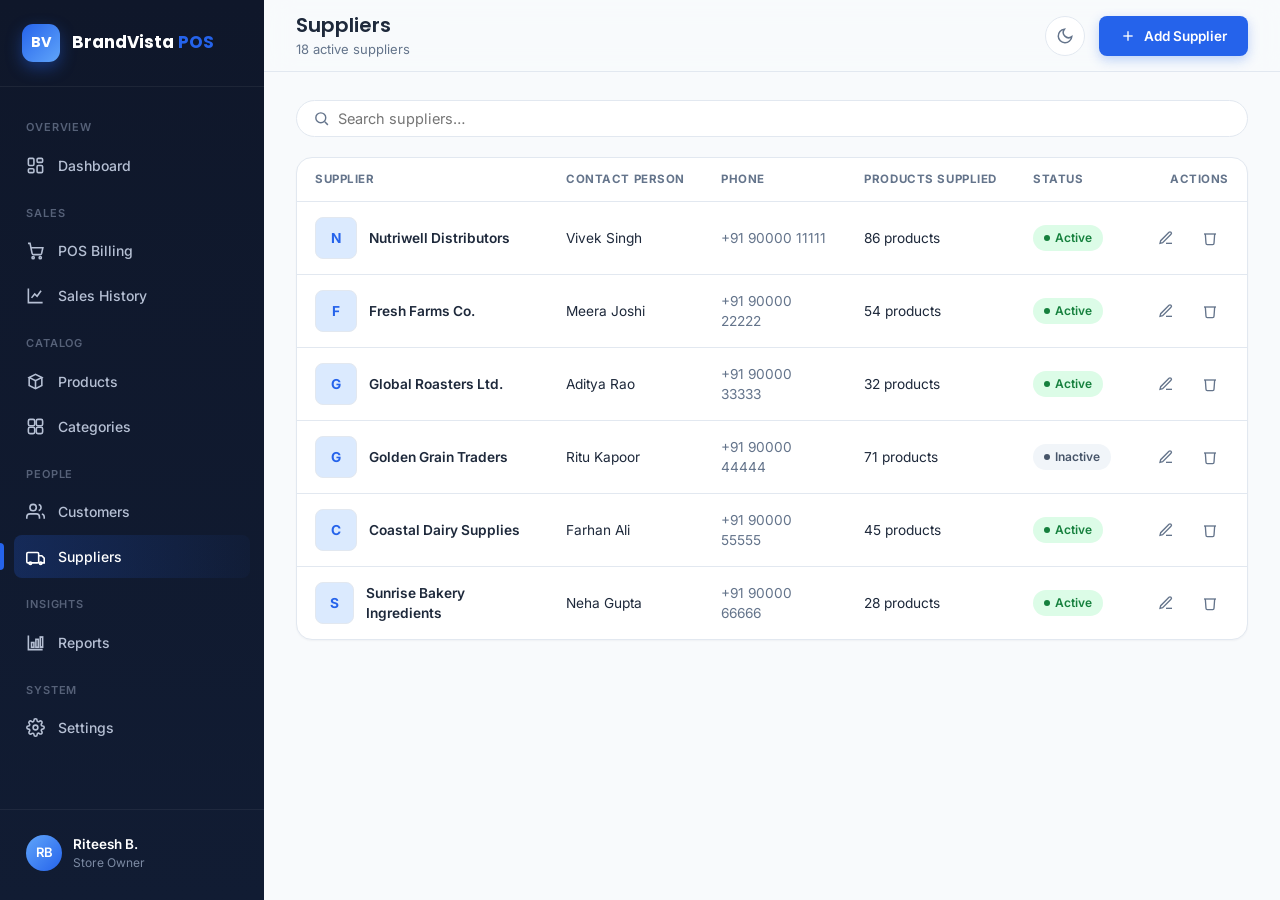
<file: suppliers.html>
<!DOCTYPE html>
<html lang="en">
<head>
<meta charset="UTF-8">
<meta name="viewport" content="width=device-width, initial-scale=1.0">
<title>Suppliers · BrandVista POS</title>
<link rel="icon" type="image/svg+xml" href="assets/icons/favicon.svg">
<link href="https://fonts.googleapis.com/css2?family=Inter:wght@400;500;600;700&family=Poppins:wght@500;600;700&display=swap" rel="stylesheet">
<link rel="stylesheet" href="assets/css/style.css">
</head>
<body>
<div class="sidebar-backdrop" data-menu-toggle></div>
<div class="app-shell">

  <aside class="sidebar">
    <div class="sidebar-brand">
      <div class="sidebar-brand-mark">BV</div>
      <div class="sidebar-brand-text">BrandVista <span>POS</span></div>
    </div>
    <nav class="sidebar-nav">
      <div class="sidebar-section-label">Overview</div>
      <a href="dashboard.html" class="sidebar-link">
        <svg viewBox="0 0 24 24" fill="none" stroke="currentColor" stroke-width="2"><rect x="3" y="3" width="7" height="9" rx="1.5"/><rect x="14" y="3" width="7" height="5" rx="1.5"/><rect x="14" y="12" width="7" height="9" rx="1.5"/><rect x="3" y="16" width="7" height="5" rx="1.5"/></svg>
        Dashboard
      </a>
      <div class="sidebar-section-label">Sales</div>
      <a href="pos.html" class="sidebar-link">
        <svg viewBox="0 0 24 24" fill="none" stroke="currentColor" stroke-width="2"><circle cx="9" cy="21" r="1.4"/><circle cx="18" cy="21" r="1.4"/><path d="M2.5 3h2.6l2.6 12.6a2 2 0 0 0 2 1.6h8a2 2 0 0 0 2-1.5l1.6-7.2H6.4"/></svg>
        POS Billing
      </a>
      <a href="sales-history.html" class="sidebar-link">
        <svg viewBox="0 0 24 24" fill="none" stroke="currentColor" stroke-width="2"><path d="M3 3v18h18"/><path d="M7 15l4-5 3 3 5-7"/></svg>
        Sales History
      </a>
      <div class="sidebar-section-label">Catalog</div>
      <a href="products.html" class="sidebar-link">
        <svg viewBox="0 0 24 24" fill="none" stroke="currentColor" stroke-width="2"><path d="M20 7 12 3 4 7l8 4 8-4Z"/><path d="M4 7v10l8 4 8-4V7"/><path d="M12 11v10"/></svg>
        Products
      </a>
      <a href="categories.html" class="sidebar-link">
        <svg viewBox="0 0 24 24" fill="none" stroke="currentColor" stroke-width="2"><rect x="3" y="3" width="8" height="8" rx="2"/><rect x="13" y="3" width="8" height="8" rx="2"/><rect x="3" y="13" width="8" height="8" rx="2"/><rect x="13" y="13" width="8" height="8" rx="2"/></svg>
        Categories
      </a>
      <div class="sidebar-section-label">People</div>
      <a href="customers.html" class="sidebar-link">
        <svg viewBox="0 0 24 24" fill="none" stroke="currentColor" stroke-width="2"><path d="M17 21v-2a4 4 0 0 0-4-4H5a4 4 0 0 0-4 4v2"/><circle cx="9" cy="7" r="4"/><path d="M23 21v-2a4 4 0 0 0-3-3.87"/><path d="M16 3.13a4 4 0 0 1 0 7.75"/></svg>
        Customers
      </a>
      <a href="suppliers.html" class="sidebar-link active">
        <svg viewBox="0 0 24 24" fill="none" stroke="currentColor" stroke-width="2"><rect x="1" y="7" width="15" height="13" rx="1.5"/><path d="M16 11h4l3 3v6h-7"/><circle cx="5.5" cy="20.5" r="1.6"/><circle cx="18.5" cy="20.5" r="1.6"/></svg>
        Suppliers
      </a>
      <div class="sidebar-section-label">Insights</div>
      <a href="reports.html" class="sidebar-link">
        <svg viewBox="0 0 24 24" fill="none" stroke="currentColor" stroke-width="2"><path d="M3 3v18h18"/><rect x="7" y="12" width="3" height="6"/><rect x="12.5" y="8" width="3" height="10"/><rect x="18" y="5" width="3" height="13"/></svg>
        Reports
      </a>
      <div class="sidebar-section-label">System</div>
      <a href="settings.html" class="sidebar-link">
        <svg viewBox="0 0 24 24" fill="none" stroke="currentColor" stroke-width="2"><circle cx="12" cy="12" r="3"/><path d="M19.4 15a1.65 1.65 0 0 0 .33 1.82l.06.06a2 2 0 1 1-2.83 2.83l-.06-.06a1.65 1.65 0 0 0-1.82-.33 1.65 1.65 0 0 0-1 1.51V21a2 2 0 0 1-4 0v-.09A1.65 1.65 0 0 0 9 19.4a1.65 1.65 0 0 0-1.82.33l-.06.06a2 2 0 1 1-2.83-2.83l.06-.06a1.65 1.65 0 0 0 .33-1.82 1.65 1.65 0 0 0-1.51-1H3a2 2 0 0 1 0-4h.09A1.65 1.65 0 0 0 4.6 9a1.65 1.65 0 0 0-.33-1.82l-.06-.06a2 2 0 1 1 2.83-2.83l.06.06a1.65 1.65 0 0 0 1.82.33H9a1.65 1.65 0 0 0 1-1.51V3a2 2 0 0 1 4 0v.09a1.65 1.65 0 0 0 1 1.51 1.65 1.65 0 0 0 1.82-.33l.06-.06a2 2 0 1 1 2.83 2.83l-.06.06a1.65 1.65 0 0 0-.33 1.82V9a1.65 1.65 0 0 0 1.51 1H21a2 2 0 0 1 0 4h-.09a1.65 1.65 0 0 0-1.51 1z"/></svg>
        Settings
      </a>
    </nav>
    <div class="sidebar-footer">
      <a href="profile.html" class="sidebar-user">
        <div class="sidebar-avatar" data-user-initials>RB</div>
        <div><div class="sidebar-user-name" data-user-name>Riteesh B.</div><div class="sidebar-user-role">Store Owner</div></div>
      </a>
    </div>
  </aside>

  <div class="main-col">
    <header class="topbar">
      <div class="flex items-center gap-16">
        <button class="menu-toggle" data-menu-toggle aria-label="Open menu">
          <svg width="19" height="19" viewBox="0 0 24 24" fill="none" stroke="currentColor" stroke-width="2"><line x1="3" y1="6" x2="21" y2="6"/><line x1="3" y1="12" x2="21" y2="12"/><line x1="3" y1="18" x2="21" y2="18"/></svg>
        </button>
        <div class="topbar-title">
          <h1>Suppliers</h1>
          <p>18 active suppliers</p>
        </div>
      </div>
      <div class="topbar-actions">
        <button class="icon-btn" data-theme-toggle aria-label="Toggle theme">
          <svg class="icon-moon" width="18" height="18" viewBox="0 0 24 24" fill="none" stroke="currentColor" stroke-width="2"><path d="M21 12.8A9 9 0 1 1 11.2 3 7 7 0 0 0 21 12.8Z"/></svg>
          <svg class="icon-sun" width="18" height="18" viewBox="0 0 24 24" fill="none" stroke="currentColor" stroke-width="2" style="display:none;"><circle cx="12" cy="12" r="4"/><path d="M12 2v2M12 20v2M4.9 4.9l1.4 1.4M17.7 17.7l1.4 1.4M2 12h2M20 12h2M4.9 19.1l1.4-1.4M17.7 6.3l1.4-1.4"/></svg>
        </button>
        <button class="btn btn-primary" id="addSupplierBtn">
          <svg viewBox="0 0 24 24" fill="none" stroke="currentColor" stroke-width="2"><line x1="12" y1="5" x2="12" y2="19"/><line x1="5" y1="12" x2="19" y2="12"/></svg>
          Add Supplier
        </button>
      </div>
    </header>

    <main class="content">
      <div class="filters-bar">
        <label class="search-box">
          <svg viewBox="0 0 24 24" fill="none" stroke="currentColor" stroke-width="2"><circle cx="11" cy="11" r="7"/><line x1="21" y1="21" x2="16.65" y2="16.65"/></svg>
          <input type="text" id="supplierSearch" placeholder="Search suppliers…">
        </label>
      </div>

      <div class="card">
        <div class="table-wrap">
          <table class="data-table">
            <thead>
              <tr>
                <th>Supplier</th>
                <th>Contact Person</th>
                <th>Phone</th>
                <th>Products Supplied</th>
                <th>Status</th>
                <th style="text-align:right;">Actions</th>
              </tr>
            </thead>
            <tbody id="suppliersTableBody"></tbody>
          </table>
        </div>
      </div>
    </main>
  </div>
</div>

<!-- Add supplier modal -->
<div class="modal" id="supplierModal">
  <div class="modal-backdrop" data-close-panel></div>
  <div class="modal-box">
    <div class="modal-header">
      <h3>Add Supplier</h3>
      <button class="close-btn" data-close-panel>
        <svg width="16" height="16" viewBox="0 0 24 24" fill="none" stroke="currentColor" stroke-width="2"><line x1="18" y1="6" x2="6" y2="18"/><line x1="6" y1="6" x2="18" y2="18"/></svg>
      </button>
    </div>
    <div class="modal-body">
      <div class="field"><label for="sName">Company Name</label><input class="input" type="text" id="sName" placeholder="e.g. Nutriwell Distributors"></div>
      <div class="field"><label for="sContact">Contact Person</label><input class="input" type="text" id="sContact" placeholder="e.g. Vivek Singh"></div>
      <div class="input-row">
        <div class="field"><label for="sPhone">Phone</label><input class="input" type="tel" id="sPhone" placeholder="+91 90000 00000"></div>
        <div class="field"><label for="sEmail">Email</label><input class="input" type="email" id="sEmail" placeholder="contact@supplier.com"></div>
      </div>
      <div class="field" style="margin-bottom:0;"><label for="sAddress">Address</label><textarea class="input" id="sAddress" placeholder="Warehouse / office address"></textarea></div>
    </div>
    <div class="modal-footer">
      <button class="btn btn-secondary" data-close-panel>Cancel</button>
      <button class="btn btn-primary" id="saveSupplierBtn">Save Supplier</button>
    </div>
  </div>
</div>

<script src="assets/js/app.js"></script>
<script>
  let suppliers = [
    { id: 1, name: 'Nutriwell Distributors', contact: 'Vivek Singh', phone: '+91 90000 11111', products: 86, status: 'active' },
    { id: 2, name: 'Fresh Farms Co.', contact: 'Meera Joshi', phone: '+91 90000 22222', products: 54, status: 'active' },
    { id: 3, name: 'Global Roasters Ltd.', contact: 'Aditya Rao', phone: '+91 90000 33333', products: 32, status: 'active' },
    { id: 4, name: 'Golden Grain Traders', contact: 'Ritu Kapoor', phone: '+91 90000 44444', products: 71, status: 'inactive' },
    { id: 5, name: 'Coastal Dairy Supplies', contact: 'Farhan Ali', phone: '+91 90000 55555', products: 45, status: 'active' },
    { id: 6, name: 'Sunrise Bakery Ingredients', contact: 'Neha Gupta', phone: '+91 90000 66666', products: 28, status: 'active' },
  ];

  const tbody = document.getElementById('suppliersTableBody');
  const searchInput = document.getElementById('supplierSearch');

  function render() {
    const q = searchInput.value.trim().toLowerCase();
    const filtered = suppliers.filter((s) => !q || s.name.toLowerCase().includes(q) || s.contact.toLowerCase().includes(q));

    tbody.innerHTML = filtered.map((s) => `
      <tr>
        <td>
          <div class="cell-with-media">
            <div class="table-thumb" style="display:flex;align-items:center;justify-content:center;background:var(--color-primary-light);color:var(--color-primary);font-weight:700;">${s.name.charAt(0)}</div>
            <span class="cell-primary">${s.name}</span>
          </div>
        </td>
        <td>${s.contact}</td>
        <td class="cell-muted">${s.phone}</td>
        <td>${s.products} products</td>
        <td><span class="badge ${s.status === 'active' ? 'badge-success' : 'badge-neutral'}">${s.status === 'active' ? 'Active' : 'Inactive'}</span></td>
        <td>
          <div class="row-actions" style="justify-content:flex-end;">
            <button class="btn btn-ghost btn-icon" title="Edit" data-edit="${s.id}">
              <svg width="16" height="16" viewBox="0 0 24 24" fill="none" stroke="currentColor" stroke-width="2"><path d="M12 20h9"/><path d="M16.5 3.5a2.1 2.1 0 0 1 3 3L7 19l-4 1 1-4Z"/></svg>
            </button>
            <button class="btn btn-ghost btn-icon" title="Delete" data-delete="${s.id}">
              <svg width="16" height="16" viewBox="0 0 24 24" fill="none" stroke="currentColor" stroke-width="2"><polyline points="3 6 5 6 21 6"/><path d="M19 6l-1 14a2 2 0 0 1-2 2H8a2 2 0 0 1-2-2L5 6"/></svg>
            </button>
          </div>
        </td>
      </tr>
    `).join('');
  }

  searchInput.addEventListener('input', render);

  tbody.addEventListener('click', (e) => {
    const deleteId = e.target.closest('[data-delete]')?.getAttribute('data-delete');
    if (deleteId && confirm('Remove this supplier?')) {
      suppliers = suppliers.filter((s) => s.id != deleteId);
      render();
      BrandVista.showToast('Supplier removed.', 'success');
    }
  });

  document.getElementById('addSupplierBtn').addEventListener('click', () => document.getElementById('supplierModal').classList.add('open'));
  document.querySelectorAll('[data-close-panel]').forEach((b) => b.addEventListener('click', () => document.getElementById('supplierModal').classList.remove('open')));

  document.getElementById('saveSupplierBtn').addEventListener('click', () => {
    const name = document.getElementById('sName').value.trim();
    if (!name) { BrandVista.showToast('Company name is required.', 'error'); return; }
    suppliers.unshift({ id: Date.now(), name, contact: document.getElementById('sContact').value || '—', phone: document.getElementById('sPhone').value || '—', products: 0, status: 'active' });
    document.getElementById('supplierModal').classList.remove('open');
    render();
    BrandVista.showToast('Supplier added successfully.', 'success');
  });

  render();
</script>
<script type="module">
  import { protectPage } from './assets/js/neon-auth.js';
  protectPage();
</script>
</body>
</html>
</file>
<file: assets/css/style.css>
/* ==========================================================================
   BrandVista POS — Global Design System
   Shared across every page: reset, tokens, layout shell, and all reusable
   components (buttons, cards, tables, forms, badges, slide-overs, toasts).
   Page-specific rules live in their own stylesheet (dashboard.css, etc.)
   ========================================================================== */

/* ---------- Design tokens ---------- */
:root {
  /* Brand palette */
  --color-primary: #2563eb;
  --color-primary-dark: #1d4ed8;
  --color-primary-light: #dbeafe;
  --color-sidebar: #0f172a;
  --color-sidebar-hover: #1e293b;
  --color-bg: #f8fafc;
  --color-card: #ffffff;
  --color-text: #1e293b;
  --color-text-muted: #64748b;
  --color-border: #e2e8f0;

  /* Status */
  --color-success: #22c55e;
  --color-success-bg: #dcfce7;
  --color-warning: #f59e0b;
  --color-warning-bg: #fef3c7;
  --color-danger: #ef4444;
  --color-danger-bg: #fee2e2;
  --color-info: #3b82f6;
  --color-info-bg: #dbeafe;

  /* Typography */
  --font-heading: 'Poppins', 'Inter', sans-serif;
  --font-body: 'Inter', 'Poppins', sans-serif;

  /* Radius & shadow */
  --radius-lg: 16px;
  --radius-md: 12px;
  --radius-sm: 8px;
  --shadow-sm: 0 1px 2px rgba(15, 23, 42, 0.04);
  --shadow-md: 0 4px 16px rgba(15, 23, 42, 0.06);
  --shadow-lg: 0 12px 32px rgba(15, 23, 42, 0.10);
  --shadow-glass: 0 8px 32px rgba(15, 23, 42, 0.12);

  /* Layout */
  --sidebar-width: 264px;
  --sidebar-collapsed-width: 84px;
  --topbar-height: 72px;
  --transition-fast: 150ms cubic-bezier(0.4, 0, 0.2, 1);
  --transition-base: 220ms cubic-bezier(0.4, 0, 0.2, 1);
}

/* ---------- Dark mode tokens ---------- */
[data-theme='dark'] {
  --color-bg: #0b1220;
  --color-card: #131c2e;
  --color-text: #e2e8f0;
  --color-text-muted: #94a3b8;
  --color-border: #253248;
  --color-primary-light: #16233d;
  --color-success-bg: #113322;
  --color-warning-bg: #3a2a0d;
  --color-danger-bg: #3a1414;
  --color-info-bg: #102a4c;
}

/* ---------- Reset ---------- */
*,
*::before,
*::after {
  box-sizing: border-box;
  margin: 0;
  padding: 0;
}

html {
  -webkit-font-smoothing: antialiased;
  scroll-behavior: smooth;
}

body {
  font-family: var(--font-body);
  background: var(--color-bg);
  color: var(--color-text);
  font-size: 14.5px;
  line-height: 1.5;
  min-height: 100vh;
  transition: background var(--transition-base), color var(--transition-base);
}

h1, h2, h3, h4, h5, h6 {
  font-family: var(--font-heading);
  font-weight: 600;
  color: var(--color-text);
  line-height: 1.3;
}

a { color: inherit; text-decoration: none; }
ul, ol { list-style: none; }
img { max-width: 100%; display: block; }
button, input, select, textarea { font-family: inherit; font-size: inherit; color: inherit; }
button { cursor: pointer; border: none; background: none; }
table { border-collapse: collapse; width: 100%; }
svg { display: block; }

::-webkit-scrollbar { width: 8px; height: 8px; }
::-webkit-scrollbar-track { background: transparent; }
::-webkit-scrollbar-thumb { background: #cbd5e1; border-radius: 999px; }
[data-theme='dark'] ::-webkit-scrollbar-thumb { background: #33415c; }

/* ---------- App shell ---------- */
.app-shell {
  display: flex;
  min-height: 100vh;
}

/* ---------- Sidebar ---------- */
.sidebar {
  width: var(--sidebar-width);
  flex-shrink: 0;
  background: linear-gradient(180deg, var(--color-sidebar) 0%, #111c33 100%);
  color: #cbd5e1;
  display: flex;
  flex-direction: column;
  position: fixed;
  top: 0;
  left: 0;
  bottom: 0;
  z-index: 40;
  transition: width var(--transition-base), transform var(--transition-base);
}

.sidebar-brand {
  display: flex;
  align-items: center;
  gap: 12px;
  padding: 24px 22px;
  border-bottom: 1px solid rgba(255, 255, 255, 0.06);
}

.sidebar-brand-mark {
  width: 38px;
  height: 38px;
  border-radius: 11px;
  background: linear-gradient(135deg, var(--color-primary), #60a5fa);
  display: flex;
  align-items: center;
  justify-content: center;
  font-family: var(--font-heading);
  font-weight: 700;
  color: #fff;
  flex-shrink: 0;
  box-shadow: 0 6px 16px rgba(37, 99, 235, 0.4);
}

.sidebar-brand-text {
  font-family: var(--font-heading);
  font-weight: 700;
  font-size: 17px;
  color: #fff;
  white-space: nowrap;
}

.sidebar-brand-text span { color: var(--color-primary); }

.sidebar-nav {
  flex: 1;
  overflow-y: auto;
  padding: 16px 14px;
}

.sidebar-section-label {
  font-size: 11px;
  font-weight: 600;
  letter-spacing: 0.08em;
  text-transform: uppercase;
  color: #566178;
  padding: 16px 12px 8px;
}

.sidebar-link {
  display: flex;
  align-items: center;
  gap: 13px;
  padding: 11px 12px;
  border-radius: var(--radius-sm);
  color: #b6c0d4;
  font-weight: 500;
  font-size: 14px;
  margin-bottom: 2px;
  transition: background var(--transition-fast), color var(--transition-fast);
  white-space: nowrap;
  position: relative;
}

.sidebar-link svg { width: 19px; height: 19px; flex-shrink: 0; }

.sidebar-link:hover {
  background: var(--color-sidebar-hover);
  color: #fff;
}

.sidebar-link.active {
  background: linear-gradient(90deg, rgba(37, 99, 235, 0.22), rgba(37, 99, 235, 0.04));
  color: #fff;
}

.sidebar-link.active::before {
  content: '';
  position: absolute;
  left: -14px;
  top: 8px;
  bottom: 8px;
  width: 4px;
  border-radius: 0 4px 4px 0;
  background: var(--color-primary);
}

.sidebar-footer {
  padding: 16px 18px 20px;
  border-top: 1px solid rgba(255, 255, 255, 0.06);
}

.sidebar-user {
  display: flex;
  align-items: center;
  gap: 11px;
  padding: 8px;
  border-radius: var(--radius-sm);
  transition: background var(--transition-fast);
}

.sidebar-user:hover { background: var(--color-sidebar-hover); }

.sidebar-avatar {
  width: 36px;
  height: 36px;
  border-radius: 50%;
  background: linear-gradient(135deg, #60a5fa, #2563eb);
  display: flex;
  align-items: center;
  justify-content: center;
  font-weight: 600;
  color: #fff;
  font-size: 13px;
  flex-shrink: 0;
}

.sidebar-user-name { font-size: 13.5px; font-weight: 600; color: #fff; }
.sidebar-user-role { font-size: 12px; color: #7c8aa3; }

/* ---------- Main column ---------- */
.main-col {
  flex: 1;
  margin-left: var(--sidebar-width);
  display: flex;
  flex-direction: column;
  min-height: 100vh;
  transition: margin-left var(--transition-base);
}

/* ---------- Topbar ---------- */
.topbar {
  height: var(--topbar-height);
  display: flex;
  align-items: center;
  justify-content: space-between;
  gap: 20px;
  padding: 0 32px;
  background: rgba(248, 250, 252, 0.82);
  backdrop-filter: blur(14px);
  -webkit-backdrop-filter: blur(14px);
  border-bottom: 1px solid var(--color-border);
  position: sticky;
  top: 0;
  z-index: 30;
}

[data-theme='dark'] .topbar { background: rgba(11, 18, 32, 0.82); }

.topbar-title h1 { font-size: 20px; font-weight: 600; }
.topbar-title p { font-size: 13px; color: var(--color-text-muted); margin-top: 2px; }

.topbar-actions { display: flex; align-items: center; gap: 14px; }

.menu-toggle {
  display: none;
  width: 38px;
  height: 38px;
  align-items: center;
  justify-content: center;
  border-radius: var(--radius-sm);
  background: var(--color-card);
  border: 1px solid var(--color-border);
}

.search-box {
  display: flex;
  align-items: center;
  gap: 8px;
  background: var(--color-card);
  border: 1px solid var(--color-border);
  border-radius: 999px;
  padding: 9px 16px;
  min-width: 260px;
  transition: border-color var(--transition-fast), box-shadow var(--transition-fast);
}

.search-box:focus-within {
  border-color: var(--color-primary);
  box-shadow: 0 0 0 4px var(--color-primary-light);
}

.search-box input {
  border: none;
  background: none;
  outline: none;
  width: 100%;
  color: var(--color-text);
}

.search-box svg { color: var(--color-text-muted); flex-shrink: 0; width: 17px; height: 17px; }

.icon-btn {
  width: 40px;
  height: 40px;
  display: flex;
  align-items: center;
  justify-content: center;
  border-radius: 50%;
  background: var(--color-card);
  border: 1px solid var(--color-border);
  color: var(--color-text-muted);
  position: relative;
  transition: all var(--transition-fast);
}

.icon-btn:hover { color: var(--color-primary); border-color: var(--color-primary-light); transform: translateY(-1px); box-shadow: var(--shadow-sm); }
.icon-btn svg { width: 18px; height: 18px; }

.icon-btn .dot {
  position: absolute;
  top: 8px;
  right: 9px;
  width: 8px;
  height: 8px;
  border-radius: 50%;
  background: var(--color-danger);
  border: 2px solid var(--color-card);
}

.topbar-profile {
  display: flex;
  align-items: center;
  gap: 10px;
  padding: 6px 10px 6px 6px;
  border-radius: 999px;
  border: 1px solid var(--color-border);
  background: var(--color-card);
}

.topbar-profile img,
.topbar-profile .avatar-fallback {
  width: 32px;
  height: 32px;
  border-radius: 50%;
}

.avatar-fallback {
  display: flex;
  align-items: center;
  justify-content: center;
  background: linear-gradient(135deg, var(--color-primary), #60a5fa);
  color: #fff;
  font-weight: 600;
  font-size: 12.5px;
}

.topbar-profile-name { font-size: 13px; font-weight: 600; }
.topbar-profile-role { font-size: 11.5px; color: var(--color-text-muted); }

/* ---------- Content area ---------- */
.content {
  flex: 1;
  padding: 28px 32px 48px;
}

/* ---------- Buttons ---------- */
.btn {
  display: inline-flex;
  align-items: center;
  justify-content: center;
  gap: 8px;
  padding: 11px 20px;
  border-radius: var(--radius-sm);
  font-weight: 600;
  font-size: 13.5px;
  transition: all var(--transition-fast);
  white-space: nowrap;
  border: 1px solid transparent;
}

.btn svg { width: 16px; height: 16px; }

.btn-primary {
  background: var(--color-primary);
  color: #fff;
  box-shadow: 0 4px 12px rgba(37, 99, 235, 0.28);
}
.btn-primary:hover { background: var(--color-primary-dark); transform: translateY(-1px); box-shadow: 0 6px 18px rgba(37, 99, 235, 0.34); }
.btn-primary:active { transform: translateY(0); }

.btn-secondary {
  background: var(--color-card);
  color: var(--color-text);
  border-color: var(--color-border);
}
.btn-secondary:hover { border-color: var(--color-primary); color: var(--color-primary); }

.btn-ghost { background: transparent; color: var(--color-text-muted); }
.btn-ghost:hover { background: var(--color-primary-light); color: var(--color-primary); }

.btn-danger { background: var(--color-danger); color: #fff; }
.btn-danger:hover { background: #dc2626; }

.btn-success { background: var(--color-success); color: #fff; }
.btn-success:hover { background: #16a34a; }

.btn-sm { padding: 7px 14px; font-size: 12.5px; border-radius: var(--radius-sm); }
.btn-lg { padding: 14px 26px; font-size: 15px; }
.btn-block { width: 100%; }
.btn-icon { padding: 9px; width: 38px; height: 38px; }
.btn:disabled { opacity: 0.5; cursor: not-allowed; transform: none !important; }

/* ---------- Cards ---------- */
.card {
  background: var(--color-card);
  border-radius: var(--radius-lg);
  border: 1px solid var(--color-border);
  box-shadow: var(--shadow-sm);
  transition: box-shadow var(--transition-base), transform var(--transition-base);
}

.card-pad { padding: 22px 24px; }

.card-header {
  display: flex;
  align-items: center;
  justify-content: space-between;
  gap: 12px;
  padding: 20px 24px;
  border-bottom: 1px solid var(--color-border);
}

.card-header h3 { font-size: 15.5px; font-weight: 600; }
.card-header p { font-size: 12.5px; color: var(--color-text-muted); margin-top: 2px; }

/* KPI stat card */
.stat-card {
  display: flex;
  flex-direction: column;
  gap: 14px;
  padding: 22px 24px;
}

.stat-card-top { display: flex; align-items: flex-start; justify-content: space-between; }

.stat-icon {
  width: 44px;
  height: 44px;
  border-radius: var(--radius-sm);
  display: flex;
  align-items: center;
  justify-content: center;
}
.stat-icon svg { width: 21px; height: 21px; }

.stat-icon.blue { background: var(--color-primary-light); color: var(--color-primary); }
.stat-icon.green { background: var(--color-success-bg); color: var(--color-success); }
.stat-icon.amber { background: var(--color-warning-bg); color: var(--color-warning); }
.stat-icon.purple { background: #ede9fe; color: #7c3aed; }
[data-theme='dark'] .stat-icon.purple { background: #241a44; }

.stat-value { font-family: var(--font-heading); font-size: 26px; font-weight: 700; }
.stat-label { font-size: 13px; color: var(--color-text-muted); }

.stat-trend { display: inline-flex; align-items: center; gap: 4px; font-size: 12.5px; font-weight: 600; padding: 3px 9px; border-radius: 999px; }
.stat-trend.up { color: var(--color-success); background: var(--color-success-bg); }
.stat-trend.down { color: var(--color-danger); background: var(--color-danger-bg); }
.stat-trend svg { width: 12px; height: 12px; }

/* ---------- Grid helpers ---------- */
.grid { display: grid; gap: 22px; }
.grid-4 { grid-template-columns: repeat(4, 1fr); }
.grid-3 { grid-template-columns: repeat(3, 1fr); }
.grid-2 { grid-template-columns: repeat(2, 1fr); }
.grid-2-1 { grid-template-columns: 2fr 1fr; }

@media (max-width: 1200px) {
  .grid-4 { grid-template-columns: repeat(2, 1fr); }
  .grid-3 { grid-template-columns: repeat(2, 1fr); }
  .grid-2-1 { grid-template-columns: 1fr; }
}
@media (max-width: 640px) {
  .grid-4, .grid-3, .grid-2 { grid-template-columns: 1fr; }
}

/* ---------- Forms ---------- */
.field { margin-bottom: 18px; }
.field label {
  display: block;
  font-size: 13px;
  font-weight: 600;
  margin-bottom: 7px;
  color: var(--color-text);
}
.field .hint { font-size: 12px; color: var(--color-text-muted); margin-top: 5px; }

.input, .select, textarea.input {
  width: 100%;
  padding: 11px 14px;
  border-radius: var(--radius-sm);
  border: 1px solid var(--color-border);
  background: var(--color-bg);
  color: var(--color-text);
  outline: none;
  transition: border-color var(--transition-fast), box-shadow var(--transition-fast);
}

.input:focus, .select:focus, textarea.input:focus {
  border-color: var(--color-primary);
  box-shadow: 0 0 0 4px var(--color-primary-light);
  background: var(--color-card);
}

.input-group { position: relative; }
.input-group .input { padding-left: 38px; }
.input-group .input-icon {
  position: absolute;
  left: 13px;
  top: 50%;
  transform: translateY(-50%);
  color: var(--color-text-muted);
  width: 17px;
  height: 17px;
}

.input-row { display: flex; gap: 14px; }
.input-row .field { flex: 1; }

textarea.input { resize: vertical; min-height: 90px; }

.checkbox-row { display: flex; align-items: center; gap: 9px; }
.checkbox-row input[type="checkbox"] { width: 17px; height: 17px; accent-color: var(--color-primary); }

/* Toggle switch */
.switch { position: relative; display: inline-block; width: 44px; height: 25px; flex-shrink: 0; }
.switch input { opacity: 0; width: 0; height: 0; }
.switch-track {
  position: absolute; inset: 0; background: #cbd5e1; border-radius: 999px;
  transition: background var(--transition-fast); cursor: pointer;
}
.switch-track::before {
  content: ''; position: absolute; width: 19px; height: 19px; left: 3px; top: 3px;
  background: #fff; border-radius: 50%; transition: transform var(--transition-fast);
  box-shadow: 0 1px 3px rgba(0,0,0,0.25);
}
.switch input:checked + .switch-track { background: var(--color-primary); }
.switch input:checked + .switch-track::before { transform: translateX(19px); }

/* ---------- Badges ---------- */
.badge {
  display: inline-flex;
  align-items: center;
  gap: 5px;
  padding: 4px 11px;
  font-size: 12px;
  font-weight: 600;
  border-radius: 999px;
}
.badge::before { content: ''; width: 6px; height: 6px; border-radius: 50%; background: currentColor; }
.badge-success { background: var(--color-success-bg); color: #15803d; }
.badge-warning { background: var(--color-warning-bg); color: #b45309; }
.badge-danger { background: var(--color-danger-bg); color: #b91c1c; }
.badge-info { background: var(--color-info-bg); color: #1d4ed8; }
.badge-neutral { background: #f1f5f9; color: #475569; }
[data-theme='dark'] .badge-neutral { background: #1c2740; color: #94a3b8; }

/* ---------- Tables ---------- */
.table-wrap { overflow-x: auto; }

.data-table th {
  text-align: left;
  font-size: 11.5px;
  font-weight: 700;
  text-transform: uppercase;
  letter-spacing: 0.05em;
  color: var(--color-text-muted);
  padding: 13px 18px;
  border-bottom: 1px solid var(--color-border);
  white-space: nowrap;
}

.data-table td {
  padding: 15px 18px;
  border-bottom: 1px solid var(--color-border);
  font-size: 13.7px;
  vertical-align: middle;
}

.data-table tbody tr { transition: background var(--transition-fast); }
.data-table tbody tr:hover { background: rgba(37, 99, 235, 0.035); }
.data-table tbody tr:last-child td { border-bottom: none; }

.table-thumb {
  width: 42px;
  height: 42px;
  border-radius: var(--radius-sm);
  object-fit: cover;
  background: var(--color-bg);
  border: 1px solid var(--color-border);
}

.cell-primary { font-weight: 600; color: var(--color-text); }
.cell-muted { color: var(--color-text-muted); }
.cell-with-media { display: flex; align-items: center; gap: 12px; }

.row-actions { display: flex; align-items: center; gap: 6px; }

.checkbox-cell input { width: 16px; height: 16px; accent-color: var(--color-primary); }

/* ---------- Pagination ---------- */
.pagination {
  display: flex;
  align-items: center;
  justify-content: space-between;
  padding: 16px 24px;
  border-top: 1px solid var(--color-border);
  font-size: 13px;
  color: var(--color-text-muted);
}
.pagination-controls { display: flex; align-items: center; gap: 6px; }
.page-btn {
  width: 32px; height: 32px; border-radius: var(--radius-sm);
  display: flex; align-items: center; justify-content: center;
  border: 1px solid var(--color-border); font-weight: 600; font-size: 12.5px;
}
.page-btn.active { background: var(--color-primary); color: #fff; border-color: var(--color-primary); }
.page-btn:hover:not(.active) { border-color: var(--color-primary); color: var(--color-primary); }

/* ---------- Filters bar ---------- */
.filters-bar {
  display: flex;
  align-items: center;
  gap: 12px;
  flex-wrap: wrap;
  margin-bottom: 20px;
}
.filters-bar .search-box { flex: 1; min-width: 240px; }
.chip-select {
  display: flex; align-items: center; gap: 7px;
  padding: 10px 14px; border-radius: var(--radius-sm);
  border: 1px solid var(--color-border); background: var(--color-card);
  font-size: 13px; font-weight: 500; color: var(--color-text-muted);
}
.chip-select select { border: none; background: none; outline: none; color: var(--color-text); font-weight: 500; }

/* ---------- Slide-over panel ---------- */
.overlay {
  position: fixed; inset: 0; background: rgba(15, 23, 42, 0.45);
  backdrop-filter: blur(2px);
  z-index: 90;
  opacity: 0; pointer-events: none;
  transition: opacity var(--transition-base);
}
.overlay.open { opacity: 1; pointer-events: auto; }

.slide-over {
  position: fixed;
  top: 0; right: 0; bottom: 0;
  width: 480px;
  max-width: 92vw;
  background: var(--color-card);
  z-index: 91;
  box-shadow: -20px 0 50px rgba(15, 23, 42, 0.18);
  transform: translateX(100%);
  transition: transform var(--transition-base);
  display: flex;
  flex-direction: column;
}
.slide-over.open { transform: translateX(0); }

.slide-over-header {
  display: flex; align-items: center; justify-content: space-between;
  padding: 22px 26px; border-bottom: 1px solid var(--color-border);
}
.slide-over-header h3 { font-size: 17px; }
.slide-over-body { flex: 1; overflow-y: auto; padding: 24px 26px; }
.slide-over-footer {
  display: flex; align-items: center; justify-content: flex-end; gap: 10px;
  padding: 18px 26px; border-top: 1px solid var(--color-border);
}

.close-btn {
  width: 34px; height: 34px; border-radius: 50%;
  display: flex; align-items: center; justify-content: center;
  color: var(--color-text-muted); background: var(--color-bg);
}
.close-btn:hover { background: var(--color-danger-bg); color: var(--color-danger); }

/* Image uploader */
.image-drop {
  border: 2px dashed var(--color-border);
  border-radius: var(--radius-md);
  padding: 22px;
  text-align: center;
  color: var(--color-text-muted);
  transition: border-color var(--transition-fast), background var(--transition-fast);
  cursor: pointer;
}
.image-drop:hover { border-color: var(--color-primary); background: var(--color-primary-light); }
.image-drop svg { width: 28px; height: 28px; margin: 0 auto 10px; }
.image-drop-preview { width: 84px; height: 84px; border-radius: var(--radius-md); object-fit: cover; margin: 0 auto 12px; }

/* ---------- Modal ---------- */
.modal {
  position: fixed; inset: 0; z-index: 95;
  display: flex; align-items: center; justify-content: center;
  padding: 20px;
  opacity: 0; pointer-events: none;
  transition: opacity var(--transition-base);
}
.modal.open { opacity: 1; pointer-events: auto; }
.modal-backdrop { position: absolute; inset: 0; background: rgba(15, 23, 42, 0.5); backdrop-filter: blur(3px); }
.modal-box {
  position: relative;
  background: var(--color-card);
  border-radius: var(--radius-lg);
  width: 460px;
  max-width: 100%;
  box-shadow: var(--shadow-lg);
  transform: scale(0.94) translateY(10px);
  transition: transform var(--transition-base);
  max-height: 88vh;
  display: flex;
  flex-direction: column;
}
.modal.open .modal-box { transform: scale(1) translateY(0); }
.modal-header { display: flex; align-items: center; justify-content: space-between; padding: 22px 24px; border-bottom: 1px solid var(--color-border); }
.modal-body { padding: 22px 24px; overflow-y: auto; }
.modal-footer { display: flex; justify-content: flex-end; gap: 10px; padding: 18px 24px; border-top: 1px solid var(--color-border); }

/* ---------- Toast ---------- */
.toast-stack {
  position: fixed; top: 22px; right: 22px; z-index: 200;
  display: flex; flex-direction: column; gap: 10px;
}
.toast {
  display: flex; align-items: center; gap: 12px;
  background: var(--color-sidebar); color: #fff;
  padding: 14px 18px; border-radius: var(--radius-md);
  box-shadow: var(--shadow-lg);
  min-width: 280px;
  transform: translateX(120%);
  transition: transform var(--transition-base);
  font-size: 13.5px;
  font-weight: 500;
}
.toast.show { transform: translateX(0); }
.toast-icon { width: 22px; height: 22px; border-radius: 50%; display: flex; align-items: center; justify-content: center; flex-shrink: 0; }
.toast.success .toast-icon { background: rgba(34, 197, 94, 0.2); color: var(--color-success); }
.toast.error .toast-icon { background: rgba(239, 68, 68, 0.2); color: var(--color-danger); }
.toast.info .toast-icon { background: rgba(59, 130, 246, 0.2); color: #60a5fa; }
.toast-icon svg { width: 13px; height: 13px; }

/* ---------- Empty state ---------- */
.empty-state { text-align: center; padding: 60px 20px; color: var(--color-text-muted); }
.empty-state svg { width: 52px; height: 52px; margin: 0 auto 16px; opacity: 0.5; }
.empty-state h4 { color: var(--color-text); margin-bottom: 6px; font-size: 15px; }

/* ---------- Utility ---------- */
.flex { display: flex; }
.flex-col { display: flex; flex-direction: column; }
.items-center { align-items: center; }
.justify-between { justify-content: space-between; }
.gap-8 { gap: 8px; } .gap-10 { gap: 10px; } .gap-12 { gap: 12px; } .gap-16 { gap: 16px; }
.mt-8 { margin-top: 8px; } .mt-16 { margin-top: 16px; } .mt-24 { margin-top: 24px; }
.mb-16 { margin-bottom: 16px; } .mb-24 { margin-bottom: 24px; }
.text-muted { color: var(--color-text-muted); }
.text-sm { font-size: 12.5px; }
.text-right { text-align: right; }
.w-full { width: 100%; }
.hidden { display: none !important; }
.section-title { font-size: 15.5px; font-weight: 600; margin-bottom: 4px; }
.section-sub { font-size: 13px; color: var(--color-text-muted); margin-bottom: 18px; }
.divider { height: 1px; background: var(--color-border); margin: 22px 0; }

/* ---------- Mobile nav backdrop ---------- */
.sidebar-backdrop {
  display: none;
  position: fixed; inset: 0; background: rgba(15, 23, 42, 0.5);
  z-index: 39;
}

/* ---------- Responsive layout ---------- */
@media (max-width: 1080px) {
  .sidebar { transform: translateX(-100%); }
  .sidebar.open { transform: translateX(0); }
  .main-col { margin-left: 0; }
  .menu-toggle { display: flex; }
  .sidebar-backdrop.open { display: block; }
  .search-box { display: none; }
}

@media (max-width: 640px) {
  .content { padding: 20px 16px 40px; }
  .topbar { padding: 0 16px; }
  .topbar-profile-name, .topbar-profile-role { display: none; }
}

/* ---------- Fade / slide-in animations ---------- */
@keyframes fadeInUp {
  from { opacity: 0; transform: translateY(10px); }
  to { opacity: 1; transform: translateY(0); }
}
.animate-in { animation: fadeInUp 0.35s ease both; }

/* Staggered animation helper for grids/lists */
.animate-in:nth-child(1) { animation-delay: 0.02s; }
.animate-in:nth-child(2) { animation-delay: 0.06s; }
.animate-in:nth-child(3) { animation-delay: 0.10s; }
.animate-in:nth-child(4) { animation-delay: 0.14s; }
.animate-in:nth-child(5) { animation-delay: 0.18s; }
.animate-in:nth-child(6) { animation-delay: 0.22s; }

/* ---------- Dropdown panels (topbar notifications / profile menu) ---------- */
.dropdown-wrap { position: relative; }
.dropdown-panel {
  position: absolute;
  top: calc(100% + 12px);
  right: 0;
  width: 320px;
  background: var(--color-card);
  border: 1px solid var(--color-border);
  border-radius: var(--radius-md);
  box-shadow: var(--shadow-lg);
  opacity: 0;
  transform: translateY(-8px);
  pointer-events: none;
  transition: all var(--transition-fast);
  z-index: 60;
  overflow: hidden;
}
.dropdown-panel.open { opacity: 1; transform: translateY(0); pointer-events: auto; }
.dropdown-panel-header { padding: 16px 18px; border-bottom: 1px solid var(--color-border); display: flex; justify-content: space-between; align-items: center; }
.dropdown-panel-header h4 { font-size: 14px; }
.dropdown-list { max-height: 320px; overflow-y: auto; }
.dropdown-item { display: flex; gap: 12px; padding: 13px 18px; border-bottom: 1px solid var(--color-border); transition: background var(--transition-fast); }
.dropdown-item:last-child { border-bottom: none; }
.dropdown-item:hover { background: var(--color-bg); }
.dropdown-item-icon { width: 34px; height: 34px; border-radius: 50%; display: flex; align-items: center; justify-content: center; flex-shrink: 0; }
.dropdown-item-icon svg { width: 15px; height: 15px; }
.dropdown-item-title { font-size: 13px; font-weight: 600; }
.dropdown-item-time { font-size: 11.5px; color: var(--color-text-muted); margin-top: 2px; }
.dropdown-panel-footer { padding: 12px 18px; text-align: center; border-top: 1px solid var(--color-border); }
.dropdown-panel-footer a { font-size: 12.5px; font-weight: 600; color: var(--color-primary); }
.profile-menu { padding: 8px; }
.profile-menu-item { display: flex; align-items: center; gap: 11px; padding: 10px 12px; border-radius: var(--radius-sm); font-size: 13.5px; font-weight: 500; }
.profile-menu-item:hover { background: var(--color-bg); }
.profile-menu-item svg { width: 17px; height: 17px; color: var(--color-text-muted); }
.profile-menu-item.danger { color: var(--color-danger); }
.profile-menu-item.danger svg { color: var(--color-danger); }

/* ---------- Auth / Login page ---------- */
.auth-shell {
  min-height: 100vh;
  display: grid;
  grid-template-columns: 1fr 1fr;
}
.auth-visual {
  position: relative;
  background: radial-gradient(circle at 20% 20%, #1d4ed8, #0f172a 65%);
  color: #fff;
  padding: 56px;
  display: flex;
  flex-direction: column;
  justify-content: space-between;
  overflow: hidden;
}
.auth-visual::before,
.auth-visual::after {
  content: '';
  position: absolute;
  border-radius: 50%;
  filter: blur(10px);
}
.auth-visual::before { width: 340px; height: 340px; background: rgba(96, 165, 250, 0.28); top: -120px; right: -100px; }
.auth-visual::after { width: 260px; height: 260px; background: rgba(37, 99, 235, 0.35); bottom: -100px; left: -60px; }
.auth-visual-content { position: relative; z-index: 1; }
.auth-visual-brand { display: flex; align-items: center; gap: 12px; margin-bottom: 60px; }
.auth-visual h2 { font-size: 32px; max-width: 420px; line-height: 1.35; margin-bottom: 16px; }
.auth-visual p { color: #cbd5e1; max-width: 400px; font-size: 15px; }
.auth-glass-card {
  position: relative; z-index: 1;
  background: rgba(255, 255, 255, 0.08);
  border: 1px solid rgba(255, 255, 255, 0.16);
  backdrop-filter: blur(16px);
  border-radius: var(--radius-lg);
  padding: 22px 24px;
  margin-top: 40px;
  max-width: 400px;
}
.auth-glass-card .stat-value { color: #fff; font-size: 22px; }
.auth-glass-card .stat-label { color: #b6c0d4; }
.auth-stats-row { display: flex; gap: 28px; }
.auth-foot { position: relative; z-index: 1; font-size: 13px; color: #93a3bd; }

.auth-form-side {
  display: flex;
  align-items: center;
  justify-content: center;
  padding: 40px;
  background: var(--color-bg);
}
.auth-form-box { width: 100%; max-width: 380px; }
.auth-form-box .sidebar-brand-mark { margin-bottom: 20px; }
.auth-form-box h1 { font-size: 25px; margin-bottom: 8px; }
.auth-form-box .lead { color: var(--color-text-muted); margin-bottom: 32px; font-size: 14.5px; }
.auth-divider { display: flex; align-items: center; gap: 12px; color: var(--color-text-muted); font-size: 12.5px; margin: 22px 0; }
.auth-divider::before, .auth-divider::after { content: ''; flex: 1; height: 1px; background: var(--color-border); }
.social-row { display: flex; gap: 12px; }
.social-btn {
  flex: 1; display: flex; align-items: center; justify-content: center; gap: 8px;
  padding: 11px; border-radius: var(--radius-sm); border: 1px solid var(--color-border);
  background: var(--color-card); font-weight: 600; font-size: 13px; transition: all var(--transition-fast);
}
.social-btn:hover { border-color: var(--color-primary); box-shadow: var(--shadow-sm); }
.auth-footnote { text-align: center; margin-top: 26px; font-size: 13px; color: var(--color-text-muted); }
.auth-footnote a { color: var(--color-primary); font-weight: 600; }
.password-field { position: relative; }
.password-toggle { position: absolute; right: 12px; top: 50%; transform: translateY(-50%); color: var(--color-text-muted); }
.field-error { border-color: var(--color-danger) !important; box-shadow: 0 0 0 4px var(--color-danger-bg) !important; }
.error-text { color: var(--color-danger); font-size: 12px; margin-top: 6px; display: none; }
.error-text.show { display: block; }

@media (max-width: 960px) {
  .auth-shell { grid-template-columns: 1fr; }
  .auth-visual { display: none; }
}

/* ---------- Category cards ---------- */
.category-card {
  padding: 22px;
  display: flex;
  flex-direction: column;
  gap: 14px;
  position: relative;
}
.category-icon {
  width: 50px; height: 50px; border-radius: var(--radius-md);
  display: flex; align-items: center; justify-content: center;
  font-size: 21px;
}
.category-card h4 { font-size: 15.5px; }
.category-card .count { font-size: 12.5px; color: var(--color-text-muted); }
.category-menu-btn { position: absolute; top: 18px; right: 18px; }

/* ---------- Profile page ---------- */
.profile-header-card {
  padding: 32px;
  display: flex;
  align-items: center;
  gap: 24px;
  background: linear-gradient(120deg, var(--color-sidebar), #16213d);
  color: #fff;
  position: relative;
  overflow: hidden;
}
.profile-header-card::after {
  content: ''; position: absolute; width: 260px; height: 260px; border-radius: 50%;
  background: rgba(37, 99, 235, 0.35); top: -120px; right: -60px; filter: blur(4px);
}
.profile-avatar-lg {
  width: 92px; height: 92px; border-radius: 50%;
  background: linear-gradient(135deg, #60a5fa, #2563eb);
  display: flex; align-items: center; justify-content: center;
  font-size: 30px; font-weight: 700; color: #fff;
  position: relative; z-index: 1; flex-shrink: 0;
  border: 3px solid rgba(255,255,255,0.25);
}
.profile-header-info { position: relative; z-index: 1; flex: 1; }
.profile-header-info h2 { color: #fff; font-size: 21px; }
.profile-header-info p { color: #b6c0d4; font-size: 13.5px; margin-top: 4px; }
.profile-tabs { display: flex; gap: 6px; border-bottom: 1px solid var(--color-border); margin: 26px 0 22px; }
.profile-tab { padding: 12px 18px; font-weight: 600; font-size: 13.5px; color: var(--color-text-muted); border-bottom: 2px solid transparent; }
.profile-tab.active { color: var(--color-primary); border-color: var(--color-primary); }
.timeline { position: relative; padding-left: 24px; }
.timeline::before { content: ''; position: absolute; left: 6px; top: 6px; bottom: 6px; width: 2px; background: var(--color-border); }
.timeline-item { position: relative; padding-bottom: 22px; }
.timeline-item::before { content: ''; position: absolute; left: -24px; top: 3px; width: 12px; height: 12px; border-radius: 50%; background: var(--color-primary); border: 3px solid var(--color-primary-light); }
.timeline-item h5 { font-size: 13.5px; }
.timeline-item p { font-size: 12.5px; color: var(--color-text-muted); margin-top: 2px; }

/* ---------- Receipt ---------- */
.receipt-page-wrap { display: flex; justify-content: center; padding: 20px 0; }
.receipt {
  width: 340px;
  background: var(--color-card);
  border-radius: var(--radius-md);
  box-shadow: var(--shadow-lg);
  padding: 28px 24px;
  font-family: 'Inter', monospace;
}
.receipt-logo { width: 46px; height: 46px; border-radius: 12px; margin: 0 auto 10px; background: linear-gradient(135deg, var(--color-primary), #60a5fa); display: flex; align-items: center; justify-content: center; color: #fff; font-weight: 700; }
.receipt-center { text-align: center; }
.receipt h3 { font-size: 16px; }
.receipt .muted-line { font-size: 11.5px; color: var(--color-text-muted); margin-top: 2px; }
.receipt-dashed { border-top: 1px dashed var(--color-border); margin: 16px 0; }
.receipt-row { display: flex; justify-content: space-between; font-size: 12.5px; margin-bottom: 6px; }
.receipt-items .receipt-row span:first-child { max-width: 70%; }
.receipt-total-row { display: flex; justify-content: space-between; font-size: 15px; font-weight: 700; margin-top: 10px; }
.receipt-barcode { display: flex; justify-content: center; gap: 2px; margin: 18px 0 8px; height: 46px; align-items: flex-end; }
.receipt-barcode span { width: 2.5px; background: var(--color-text); display: block; }
.receipt-actions { display: flex; gap: 10px; margin-top: 22px; }

@media print {
  .no-print { display: none !important; }
  body { background: #fff; }
  .receipt-page-wrap { padding: 0; }
  .receipt { box-shadow: none; width: 100%; }
}
</file>
<file: assets/css/products.css>
/* ==========================================================================
   Products page — table toolbar, product image thumbnails, slide-over form,
   bulk-select action bar. Reused (with minor tweaks) by the standalone
   Add Product / Edit Product pages.
   ========================================================================== */

.product-name-cell { display: flex; align-items: center; gap: 12px; }
.product-name-cell .table-thumb { display: flex; align-items: center; justify-content: center; font-weight: 700; color: #fff; }
.product-name-cell .meta { min-width: 0; }
.product-name-cell h5 { font-size: 13.7px; font-weight: 600; }
.product-name-cell span { font-size: 12px; color: var(--color-text-muted); }

.bulk-bar {
  display: flex; align-items: center; justify-content: space-between;
  background: var(--color-primary-light); border: 1px solid #bfdbfe;
  border-radius: var(--radius-md); padding: 12px 18px; margin-bottom: 16px;
}
[data-theme='dark'] .bulk-bar { border-color: #1e3a5f; }
.bulk-bar span { font-size: 13.5px; font-weight: 600; color: var(--color-primary-dark); }

.stock-bar-track { width: 70px; height: 6px; border-radius: 999px; background: var(--color-border); overflow: hidden; display: inline-block; vertical-align: middle; margin-right: 8px; }
.stock-bar-fill { height: 100%; border-radius: 999px; }

/* Standalone product form page layout */
.product-form-grid { display: grid; grid-template-columns: 1fr 340px; gap: 24px; align-items: flex-start; }
@media (max-width: 1080px) { .product-form-grid { grid-template-columns: 1fr; } }

.variant-row { display: grid; grid-template-columns: 1fr 1fr 1fr auto; gap: 10px; align-items: center; margin-bottom: 10px; }
.variant-row .btn-icon { flex-shrink: 0; }

.tag-input-wrap { display: flex; flex-wrap: wrap; gap: 8px; padding: 10px; border: 1px solid var(--color-border); border-radius: var(--radius-sm); background: var(--color-bg); }
.tag-chip { display: flex; align-items: center; gap: 6px; background: var(--color-primary-light); color: var(--color-primary-dark); padding: 5px 10px; border-radius: 999px; font-size: 12px; font-weight: 600; }
.tag-chip button { color: var(--color-primary-dark); display: flex; }
.tag-input-wrap input { border: none; background: none; outline: none; flex: 1; min-width: 100px; }
</file>
<file: assets/css/dashboard.css>
/* ==========================================================================
   Dashboard page — KPI cards, revenue chart, top products, recent sales,
   low stock alerts.
   ========================================================================== */

.chart-card-head { display: flex; justify-content: space-between; align-items: flex-start; padding: 22px 24px 0; }
.chart-legend { display: flex; gap: 18px; margin-top: 4px; }
.legend-item { display: flex; align-items: center; gap: 7px; font-size: 12.5px; color: var(--color-text-muted); }
.legend-dot { width: 9px; height: 9px; border-radius: 50%; }
.range-tabs { display: flex; background: var(--color-bg); border-radius: 999px; padding: 4px; gap: 2px; }
.range-tab { padding: 7px 14px; border-radius: 999px; font-size: 12.5px; font-weight: 600; color: var(--color-text-muted); }
.range-tab.active { background: var(--color-card); color: var(--color-primary); box-shadow: var(--shadow-sm); }
.chart-canvas-wrap { padding: 10px 16px 20px; }

.top-product-row { display: flex; align-items: center; gap: 12px; padding: 13px 0; border-bottom: 1px solid var(--color-border); }
.top-product-row:last-child { border-bottom: none; }
.top-product-thumb {
  width: 42px; height: 42px; border-radius: var(--radius-sm); flex-shrink: 0;
  display: flex; align-items: center; justify-content: center; font-weight: 700; font-size: 13px; color: #fff;
}
.top-product-info { flex: 1; min-width: 0; }
.top-product-info h5 { font-size: 13.5px; font-weight: 600; }
.top-product-info span { font-size: 12px; color: var(--color-text-muted); }
.top-product-bar-track { width: 100%; height: 5px; border-radius: 999px; background: var(--color-bg); margin-top: 6px; overflow: hidden; }
.top-product-bar-fill { height: 100%; border-radius: 999px; background: var(--color-primary); }
.top-product-value { font-weight: 700; font-size: 13.5px; white-space: nowrap; }

.recent-sale-row { display: flex; align-items: center; gap: 13px; padding: 13px 0; border-bottom: 1px solid var(--color-border); }
.recent-sale-row:last-child { border-bottom: none; }
.recent-sale-avatar {
  width: 38px; height: 38px; border-radius: 50%; flex-shrink: 0;
  display: flex; align-items: center; justify-content: center; font-weight: 600; font-size: 12.5px; color: #fff;
  background: linear-gradient(135deg, var(--color-primary), #60a5fa);
}
.recent-sale-info { flex: 1; min-width: 0; }
.recent-sale-info h5 { font-size: 13.5px; }
.recent-sale-info span { font-size: 12px; color: var(--color-text-muted); }
.recent-sale-amount { font-weight: 700; font-size: 13.5px; }

.low-stock-row { display: flex; align-items: center; gap: 13px; padding: 13px 0; border-bottom: 1px solid var(--color-border); }
.low-stock-row:last-child { border-bottom: none; }
.low-stock-thumb { width: 40px; height: 40px; border-radius: var(--radius-sm); background: var(--color-warning-bg); color: var(--color-warning); display: flex; align-items: center; justify-content: center; flex-shrink: 0; }
.low-stock-thumb svg { width: 18px; height: 18px; }
.low-stock-info { flex: 1; min-width: 0; }
.low-stock-info h5 { font-size: 13.5px; }
.low-stock-info span { font-size: 12px; color: var(--color-text-muted); }
</file>
<file: assets/css/billing.css>
/* ==========================================================================
   POS Billing screen — split layout: product search/grid on the left,
   live cart + payment panel on the right. Optimized for fast keyboard-driven
   checkout at a real till.
   ========================================================================== */

.pos-layout {
  display: grid;
  grid-template-columns: 1fr 400px;
  gap: 20px;
  height: calc(100vh - var(--topbar-height) - 56px);
  min-height: 560px;
}

@media (max-width: 1080px) {
  .pos-layout { grid-template-columns: 1fr; height: auto; }
}

/* Left: search + categories + product grid */
.pos-products {
  display: flex;
  flex-direction: column;
  min-height: 0;
}

.pos-search-row { display: flex; gap: 12px; margin-bottom: 14px; }
.pos-search-row .search-box { flex: 1; padding: 12px 16px; }
.pos-shortcut-hint { font-size: 11px; padding: 2px 7px; border-radius: 5px; background: var(--color-border); color: var(--color-text-muted); font-weight: 600; }

.pos-category-tabs {
  display: flex;
  gap: 8px;
  overflow-x: auto;
  padding-bottom: 14px;
  margin-bottom: 4px;
}
.pos-category-tab {
  flex-shrink: 0;
  padding: 9px 16px;
  border-radius: 999px;
  border: 1px solid var(--color-border);
  background: var(--color-card);
  font-size: 13px;
  font-weight: 600;
  color: var(--color-text-muted);
  white-space: nowrap;
  transition: all var(--transition-fast);
}
.pos-category-tab.active { background: var(--color-primary); color: #fff; border-color: var(--color-primary); }
.pos-category-tab:hover:not(.active) { border-color: var(--color-primary); color: var(--color-primary); }

.pos-product-grid {
  flex: 1;
  overflow-y: auto;
  display: grid;
  grid-template-columns: repeat(auto-fill, minmax(150px, 1fr));
  gap: 14px;
  padding: 4px 4px 20px 2px;
  align-content: start;
}

.pos-product-card {
  background: var(--color-card);
  border: 1px solid var(--color-border);
  border-radius: var(--radius-md);
  padding: 14px;
  cursor: pointer;
  transition: all var(--transition-fast);
  position: relative;
  display: flex;
  flex-direction: column;
  gap: 10px;
}
.pos-product-card:hover { transform: translateY(-3px); box-shadow: var(--shadow-md); border-color: var(--color-primary); }
.pos-product-card:active { transform: translateY(-1px) scale(0.98); }
.pos-product-card.out-of-stock { opacity: 0.5; cursor: not-allowed; }
.pos-product-card.out-of-stock:hover { transform: none; box-shadow: none; border-color: var(--color-border); }

.pos-product-thumb {
  width: 100%;
  aspect-ratio: 1;
  border-radius: var(--radius-sm);
  display: flex;
  align-items: center;
  justify-content: center;
  font-size: 26px;
  font-weight: 700;
  color: #fff;
}
.pos-product-card h5 { font-size: 13px; line-height: 1.3; min-height: 34px; }
.pos-product-card .price { font-weight: 700; color: var(--color-primary); font-size: 13.5px; }
.pos-product-card .stock-tag { position: absolute; top: 10px; right: 10px; font-size: 10px; font-weight: 700; padding: 2px 7px; border-radius: 999px; background: var(--color-danger); color: #fff; }

/* Right: cart */
.pos-cart {
  display: flex;
  flex-direction: column;
  background: var(--color-card);
  border: 1px solid var(--color-border);
  border-radius: var(--radius-lg);
  box-shadow: var(--shadow-sm);
  min-height: 0;
}

.pos-cart-header { padding: 18px 20px; border-bottom: 1px solid var(--color-border); }
.pos-customer-select { display: flex; align-items: center; gap: 10px; padding: 10px 12px; border: 1px solid var(--color-border); border-radius: var(--radius-sm); background: var(--color-bg); margin-top: 12px; }
.pos-customer-select svg { width: 17px; height: 17px; color: var(--color-text-muted); }
.pos-customer-select select { flex: 1; border: none; background: none; outline: none; font-weight: 500; }

.pos-cart-items { flex: 1; overflow-y: auto; padding: 8px 20px; }
.pos-cart-empty { text-align: center; padding: 50px 10px; color: var(--color-text-muted); }
.pos-cart-empty svg { width: 40px; height: 40px; margin: 0 auto 12px; opacity: 0.4; }

.cart-item { display: flex; align-items: center; gap: 12px; padding: 13px 0; border-bottom: 1px solid var(--color-border); }
.cart-item:last-child { border-bottom: none; }
.cart-item-thumb { width: 40px; height: 40px; border-radius: var(--radius-sm); flex-shrink: 0; display: flex; align-items: center; justify-content: center; font-weight: 700; font-size: 12.5px; color: #fff; }
.cart-item-info { flex: 1; min-width: 0; }
.cart-item-info h5 { font-size: 13px; font-weight: 600; }
.cart-item-info span { font-size: 11.5px; color: var(--color-text-muted); }
.cart-qty-control { display: flex; align-items: center; gap: 6px; }
.qty-btn { width: 24px; height: 24px; border-radius: 7px; background: var(--color-bg); border: 1px solid var(--color-border); display: flex; align-items: center; justify-content: center; font-weight: 700; color: var(--color-text); }
.qty-btn:hover { border-color: var(--color-primary); color: var(--color-primary); }
.cart-qty-value { width: 22px; text-align: center; font-weight: 600; font-size: 13px; }
.cart-item-total { font-weight: 700; font-size: 13.5px; width: 64px; text-align: right; }
.cart-item-remove { color: var(--color-text-muted); flex-shrink: 0; }
.cart-item-remove:hover { color: var(--color-danger); }

.pos-summary { padding: 16px 20px; border-top: 1px solid var(--color-border); }
.summary-row { display: flex; justify-content: space-between; font-size: 13.5px; margin-bottom: 9px; color: var(--color-text-muted); }
.summary-row.discount-row select,
.summary-row.discount-row input { border: none; background: none; outline: none; text-align: right; font-weight: 600; color: var(--color-text); width: 60px; }
.summary-total-row { display: flex; justify-content: space-between; font-size: 18px; font-weight: 700; padding-top: 12px; margin-top: 4px; border-top: 1px dashed var(--color-border); }

.pos-payment { padding: 0 20px 18px; }
.payment-tabs { display: grid; grid-template-columns: repeat(3, 1fr); gap: 8px; margin-bottom: 14px; }
.payment-tab {
  display: flex; flex-direction: column; align-items: center; gap: 6px;
  padding: 12px 6px; border-radius: var(--radius-sm); border: 1.5px solid var(--color-border);
  font-size: 12px; font-weight: 600; color: var(--color-text-muted); transition: all var(--transition-fast);
}
.payment-tab svg { width: 19px; height: 19px; }
.payment-tab.active { border-color: var(--color-primary); background: var(--color-primary-light); color: var(--color-primary); }

.checkout-btn {
  width: 100%;
  padding: 16px;
  border-radius: var(--radius-md);
  background: linear-gradient(135deg, var(--color-primary), var(--color-primary-dark));
  color: #fff;
  font-weight: 700;
  font-size: 15px;
  display: flex; align-items: center; justify-content: center; gap: 10px;
  box-shadow: 0 8px 20px rgba(37, 99, 235, 0.3);
  transition: all var(--transition-fast);
}
.checkout-btn:hover { transform: translateY(-2px); box-shadow: 0 10px 24px rgba(37, 99, 235, 0.38); }
.checkout-btn:disabled { opacity: 0.5; cursor: not-allowed; transform: none; box-shadow: none; }

.pos-shortcuts-bar {
  display: flex; gap: 18px; flex-wrap: wrap;
  padding: 12px 4px 0;
  font-size: 12px; color: var(--color-text-muted);
}
.pos-shortcuts-bar kbd { background: var(--color-card); border: 1px solid var(--color-border); border-radius: 5px; padding: 2px 7px; font-weight: 700; color: var(--color-text); margin-right: 5px; }

/* Checkout success modal */
.checkout-success { text-align: center; padding: 10px 6px; }
.checkout-success-icon { width: 72px; height: 72px; border-radius: 50%; background: var(--color-success-bg); color: var(--color-success); display: flex; align-items: center; justify-content: center; margin: 0 auto 18px; }
.checkout-success-icon svg { width: 34px; height: 34px; }
</file>
<file: assets/css/reports.css>
/* ==========================================================================
   Reports page — chart cards, legends, and the best-sellers / inventory
   breakdown lists.
   ========================================================================== */

.report-chart-card { padding: 22px 24px; }
.report-chart-card .card-header { padding: 0 0 18px; border-bottom: none; }

.donut-wrap { display: flex; align-items: center; gap: 24px; }
.donut-legend { flex: 1; display: flex; flex-direction: column; gap: 12px; }
.donut-legend-row { display: flex; align-items: center; justify-content: space-between; font-size: 13px; }
.donut-legend-label { display: flex; align-items: center; gap: 9px; }
.donut-legend-dot { width: 10px; height: 10px; border-radius: 3px; }
.donut-legend-value { font-weight: 700; }

.report-tabs { display: flex; gap: 8px; margin-bottom: 22px; }
.report-tab {
  padding: 9px 16px; border-radius: var(--radius-sm); border: 1px solid var(--color-border);
  background: var(--color-card); font-size: 13px; font-weight: 600; color: var(--color-text-muted);
}
.report-tab.active { background: var(--color-primary); border-color: var(--color-primary); color: #fff; }

.inventory-summary-row { display: flex; align-items: center; gap: 14px; padding: 12px 0; border-bottom: 1px solid var(--color-border); }
.inventory-summary-row:last-child { border-bottom: none; }
.inventory-summary-label { flex: 1; font-size: 13.5px; font-weight: 500; }
.inventory-summary-count { font-weight: 700; font-size: 14px; width: 50px; text-align: right; }

/* Best sellers rows (mirrors dashboard's top-product-row for visual consistency) */
.top-product-row { display: flex; align-items: center; gap: 12px; padding: 13px 0; border-bottom: 1px solid var(--color-border); }
.top-product-row:last-child { border-bottom: none; }
.top-product-thumb {
  width: 42px; height: 42px; border-radius: var(--radius-sm); flex-shrink: 0;
  display: flex; align-items: center; justify-content: center; font-weight: 700; font-size: 13px; color: #fff;
}
.top-product-info { flex: 1; min-width: 0; }
.top-product-info h5 { font-size: 13.5px; font-weight: 600; }
.top-product-info span { font-size: 12px; color: var(--color-text-muted); }
.top-product-bar-track { width: 100%; height: 5px; border-radius: 999px; background: var(--color-bg); margin-top: 6px; overflow: hidden; }
.top-product-bar-fill { height: 100%; border-radius: 999px; background: var(--color-primary); }
.top-product-value { font-weight: 700; font-size: 13.5px; white-space: nowrap; }
</file>
<file: assets/css/settings.css>
/* ==========================================================================
   Settings page — vertical tab navigation + settings panels.
   ========================================================================== */

.settings-layout {
  display: grid;
  grid-template-columns: 240px 1fr;
  gap: 24px;
  align-items: flex-start;
}
@media (max-width: 900px) { .settings-layout { grid-template-columns: 1fr; } }

.settings-nav { position: sticky; top: 92px; }
.settings-nav-item {
  display: flex; align-items: center; gap: 11px;
  padding: 11px 14px; border-radius: var(--radius-sm);
  font-size: 13.5px; font-weight: 500; color: var(--color-text-muted);
  margin-bottom: 2px;
}
.settings-nav-item svg { width: 17px; height: 17px; }
.settings-nav-item:hover { background: var(--color-card); color: var(--color-text); }
.settings-nav-item.active { background: var(--color-primary-light); color: var(--color-primary); font-weight: 600; }

.settings-panel { display: none; }
.settings-panel.active { display: block; }

.logo-uploader { display: flex; align-items: center; gap: 18px; }
.logo-preview {
  width: 76px; height: 76px; border-radius: var(--radius-md);
  background: linear-gradient(135deg, var(--color-primary), #60a5fa);
  display: flex; align-items: center; justify-content: center;
  color: #fff; font-weight: 700; font-size: 26px; flex-shrink: 0;
}

.settings-row { display: flex; align-items: center; justify-content: space-between; padding: 16px 0; border-bottom: 1px solid var(--color-border); gap: 20px; }
.settings-row:last-child { border-bottom: none; }
.settings-row-label h4 { font-size: 13.7px; font-weight: 600; }
.settings-row-label p { font-size: 12.5px; color: var(--color-text-muted); margin-top: 3px; }

.theme-options { display: flex; gap: 14px; }
.theme-option { flex: 1; border: 2px solid var(--color-border); border-radius: var(--radius-md); padding: 14px; text-align: center; cursor: pointer; transition: all var(--transition-fast); }
.theme-option.active { border-color: var(--color-primary); background: var(--color-primary-light); }
.theme-swatch { height: 54px; border-radius: var(--radius-sm); margin-bottom: 10px; }
.theme-swatch.light { background: linear-gradient(135deg, #f8fafc, #e2e8f0); }
.theme-swatch.dark { background: linear-gradient(135deg, #0f172a, #1e293b); }
.theme-swatch.system { background: linear-gradient(135deg, #f8fafc 50%, #0f172a 50%); }
.theme-option span { font-size: 13px; font-weight: 600; }

.receipt-preview-box { background: var(--color-bg); border: 1px dashed var(--color-border); border-radius: var(--radius-md); padding: 20px; }

.backup-row { display: flex; align-items: center; gap: 16px; padding: 18px; border: 1px solid var(--color-border); border-radius: var(--radius-md); margin-bottom: 14px; }
.backup-icon { width: 44px; height: 44px; border-radius: var(--radius-sm); display: flex; align-items: center; justify-content: center; flex-shrink: 0; }
.backup-info { flex: 1; }
.backup-info h4 { font-size: 13.7px; }
.backup-info p { font-size: 12.5px; color: var(--color-text-muted); margin-top: 2px; }
</file>
